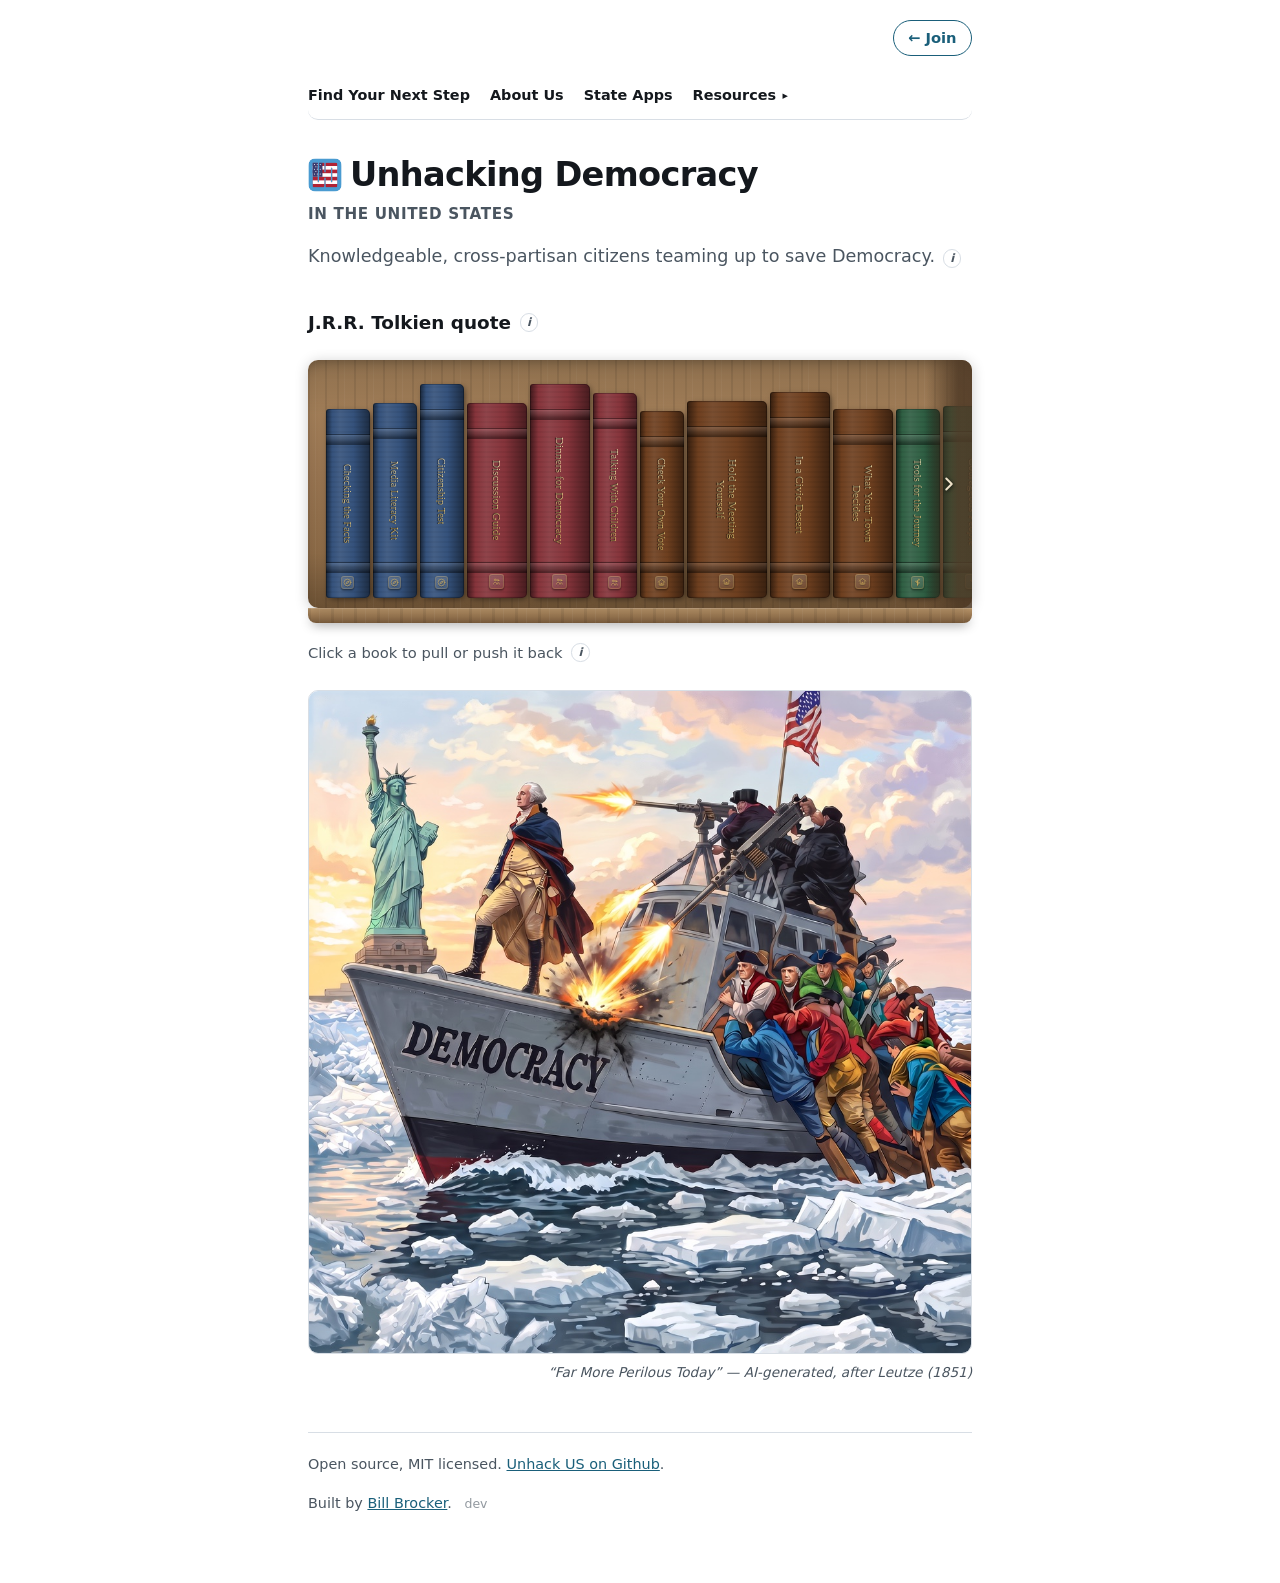
<file: web/index.html>
<!doctype html>
<html lang="en">
<head>
<meta charset="utf-8">
<meta name="viewport" content="width=device-width, initial-scale=1">
<title>Unhacking Democracy — concrete, cross-partisan ways to repair it</title>
<meta name="description" content="Knowledgeable, cross-partisan citizens teaming up to save Democracy. Concrete ways to understand the system and help repair it.">
<link rel="icon" href="logo.svg">
<link rel="preconnect" href="https://fonts.googleapis.com">
<link rel="preconnect" href="https://fonts.gstatic.com" crossorigin>
<link href="https://fonts.googleapis.com/css2?family=IM+Fell+English:ital@0;1&family=EB+Garamond:ital,wght@0,400;0,600;1,400&display=swap" rel="stylesheet">
<link rel="stylesheet" href="styles.css">

<meta property="og:type" content="website">
<meta property="og:site_name" content="Unhacking Democracy">
<meta property="og:title" content="Unhacking Democracy in the United States">
<meta property="og:description" content="Knowledgeable, cross-partisan citizens teaming up to save Democracy. Concrete ways to understand the system and help repair it.">
<meta property="og:url" content="https://unhackdemocracy.us/">
<meta property="og:image" content="https://unhackdemocracy.us/social-preview.jpg">
<meta property="og:image:width" content="1200">
<meta property="og:image:height" content="1200">
<meta property="og:image:alt" content="&quot;Far More Perilous Today&quot; (AI-generated, after Leutze 1851) — George Washington stands at the prow of a boat lettered DEMOCRACY, gazing toward the Statue of Liberty, while men in top hats fire a cannon down into the ship's own deck and ordinary workers cling to the hull pressing planks over the breaches.">
<meta name="twitter:card" content="summary_large_image">
<meta name="twitter:title" content="Unhacking Democracy in the United States">
<meta name="twitter:description" content="Knowledgeable, cross-partisan citizens teaming up to save Democracy. Concrete ways to understand the system and help repair it.">
<meta name="twitter:image" content="https://unhackdemocracy.us/social-preview.jpg">
</head>
<body>

<div class="wrap">

  <div class="topline">
    <a class="signin" id="signin" href="https://uhdem.com/">&larr; Join</a>
  </div>

  <header>
    <nav id="site-menu" class="site-menu" hidden>
      <a href="next.html">Find Your Next Step</a>
      <a href="about.html">About Us</a>
      <a href="states.html">State Apps</a>
      <div class="menu-group">
        <button type="button" class="submenu-toggle" id="resources-toggle"
                aria-expanded="false" aria-controls="resources-menu">Resources</button>
        <div id="resources-menu" class="submenu" hidden>
          <a href="resources.html">All Resources</a>
          <a href="shelf.html">The Whole Shelf</a>
          <a href="citizen-primer.html">Citizen Primer</a>
          <a href="citizenship-test.html">Citizenship Practice Test</a>
          <a href="citizenship-answers.html">Your 8 Local Answers</a>
          <a href="https://unhackyourmind.org/" rel="noopener">UnHack Your Mind &#8599;</a>
        </div>
      </div>
    </nav>
    <div class="brand-row">
      <a class="brand" href="index.html">
        <img src="logo.svg" width="34" height="34" alt="">
        <h1>Unhacking&nbsp;Democracy</h1>
      </a>
      <button type="button" class="menu-toggle" id="menu-toggle"
              aria-expanded="false" aria-controls="site-menu" aria-label="Menu">
        <span></span><span></span><span></span>
      </button>
    </div>
    <p class="subtitle">in the United States</p>
    <div class="lede-row">
      <p class="lede">Knowledgeable, cross-partisan citizens teaming up to
      save Democracy.</p>
      <details class="info">
        <summary aria-label="The fuller statement of purpose">i</summary>
        <div class="info-body">
          <p class="info-mastery">Our mission is to educate citizens on how
          democratic systems have been exploited. We provide specific,
          actionable, cross-partisan ways to help repair them. That work
          rests on three things: knowledge you can verify, strength in
          numbers, and clarity about what each of our teams is for.</p>
        </div>
      </details>
    </div>
  </header>

  <main>

    <details class="expander">
      <summary><h2 class="expander-title">J.R.R. Tolkien quote</h2><span class="i-dot" aria-hidden="true">i</span></summary>
      <div class="expander-body">
      <figure class="epigraph">
        <blockquote cite="https://en.wikipedia.org/wiki/The_Fellowship_of_the_Ring">
          <p class="turn">&ldquo;I wish it need not have happened in my time,&rdquo; said Frodo.</p>
          <p class="turn">&ldquo;So do I,&rdquo; said Gandalf, &ldquo;and so do all who live to see such
          times. But that is not for them to decide. <span class="decide">All we have to decide is
          what to do with the time that is given us.</span>&rdquo;</p>
        </blockquote>
        <figcaption>J.R.R. Tolkien, <cite>The Fellowship of the Ring</cite> &mdash;
        &ldquo;The Shadow of the Past&rdquo;</figcaption>
      </figure>
      </div>
    </details>

    <div class="shelf-frame">
      <button type="button" class="shelf-nav shelf-nav-prev" id="shelf-prev"
              aria-label="Scroll left" hidden>
        <svg viewBox="0 0 24 24" fill="none" stroke="currentColor" stroke-width="2.2"
             stroke-linecap="round" stroke-linejoin="round" aria-hidden="true"><path d="m15 18-6-6 6-6"/></svg>
      </button>
      <button type="button" class="shelf-nav shelf-nav-next" id="shelf-next"
              aria-label="Scroll right" hidden>
        <svg viewBox="0 0 24 24" fill="none" stroke="currentColor" stroke-width="2.2"
             stroke-linecap="round" stroke-linejoin="round" aria-hidden="true"><path d="m9 18 6-6-6-6"/></svg>
      </button>
    <div class="shelf-case" id="shelf-case">
      <div class="shelf-row" id="shelf">
        <noscript><p class="shelf-noscript">The room needs JavaScript to
        build itself. The same collection is a plain list on the
        <a href="shelf.html">shelf page</a>.</p></noscript>
      </div>
    </div>
      <div class="shelf-board"></div>
    </div>
    <div class="book-bar" id="book-bar" hidden>
      <span class="bar-words">
        <b id="bar-title"></b>
        <span id="bar-meta"></span>
      </span>
      <span class="bar-buttons">
        <button type="button" id="bar-contents" class="bar-btn bar-btn-gilt">Contents</button>
        <button type="button" id="bar-back" class="bar-btn">Put it back</button>
      </span>
    </div>

    <details class="expander">
      <summary><span class="expander-label">Click a book to pull or push it back</span><span class="i-dot" aria-hidden="true">i</span></summary>
      <div class="expander-body">
      <div class="legend" id="legend"></div>
      <div class="shelf-controls">
        <span class="controls-label">Order by</span>
        <button type="button" data-order="family" aria-pressed="true">Topic</button>
        <button type="button" data-order="time" aria-pressed="false">Read Time</button>
        <button type="button" data-order="recent" aria-pressed="false">Recent Reads</button>
      </div>
      <section class="desk">
        <div class="desk-words">
          <h2>Browse the shelves, or ask a librarian.</h2>
          <p>A small collection, chosen on purpose. Every book here teaches
          something you keep.</p>
        </div>
        <div class="desk-actions">
          <a class="btn-primary desk-ask" href="next.html">Ask a librarian &rarr;</a>
          <details class="info info-block desk-info">
            <summary aria-label="What this place is for">i</summary>
            <div class="info-body">
              <p><strong>What this place is for.</strong> Democratic systems
              get exploited in ways that are, on the whole, perfectly legal
              &mdash; and the repair work is ordinary, unglamorous and
              available to anyone. This is where the tools for it are kept.</p>
              <p>Whatever you believe and whoever you vote for: if you want
              this country&rsquo;s democracy to work, you are in the right
              place.</p>
              <p><strong>The one rule for what goes on the shelf:</strong>
              does it teach you something you keep? Pledges, campaigns and
              particular bills may be worth your time &mdash; they are just
              not what this room is for, and we leave them off whoever they
              come from, ourselves included.</p>
              <p><a href="index.html">The full mission &rarr;</a> &nbsp;
              <a href="shelf.html">The same shelf as a plain list &rarr;</a></p>
            </div>
          </details>
        </div>
      </section>
      </div>
    </details>

  </main>


  <figure class="hero-art">
    <img src="social-preview-hero.jpg" width="1024" height="1024" alt="Painting in the style of Washington Crossing the Delaware: George Washington stands at the prow of a boat lettered DEMOCRACY, gazing toward the Statue of Liberty, while men in top hats fire a cannon down into the ship's own deck and ordinary workers cling to the hull pressing planks over the breaches.">
    <figcaption>&ldquo;Far More Perilous Today&rdquo; — AI-generated, after Leutze (1851)</figcaption>
  </figure>

  <div class="synopsis" id="synopsis" hidden>
    <div class="syn-card" role="dialog" aria-modal="true" aria-label="About this book">
      <button type="button" class="syn-close" aria-label="Close">&times;</button>
      <div id="synopsis-body"></div>
    </div>
  </div>

  <footer>
    <p>
      Open source, MIT licensed.
      <a href="https://github.com/wabrocker/unhack-root" rel="noopener">Unhack US on Github</a>.
    </p>
    <p>
      Built by <a href="https://billbrocker.com" rel="noopener">Bill Brocker</a>.
      <span class="build-stamp" id="build-stamp">dev</span>
    </p>
  </footer>

</div>

<script src="shelf-data.js"></script>
<script src="library.js"></script>
<script>
// Two disclosures, not one: the menu itself, and the Resources group
// inside it. Closing the menu closes the group too, so reopening it
// never restores a half-open state the button no longer describes.
(function () {
  var btn = document.getElementById("menu-toggle");
  var menu = document.getElementById("site-menu");
  var subBtn = document.getElementById("resources-toggle");
  var sub = document.getElementById("resources-menu");

  function setSub(open) {
    if (!subBtn) return;
    subBtn.setAttribute("aria-expanded", String(open));
    sub.hidden = !open;
  }
  function setMenu(open) {
    btn.setAttribute("aria-expanded", String(open));
    menu.hidden = !open;
    if (!open) setSub(false);
  }

  btn.addEventListener("click", function () {
    setMenu(btn.getAttribute("aria-expanded") !== "true");
  });
  if (subBtn) {
    subBtn.addEventListener("click", function () {
      setSub(subBtn.getAttribute("aria-expanded") !== "true");
    });
  }
  menu.addEventListener("click", function (e) {
    if (e.target.tagName === "A") setMenu(false);
  });
  // Picking anything else on the page — a book, a link, blank space —
  // means the menu is no longer what you are using, so it gets out of
  // the way. Escape does the same from the keyboard.
  document.addEventListener("click", function (e) {
    if (menu.hidden || menu.contains(e.target) || btn.contains(e.target)) return;
    setMenu(false);
  });
  document.addEventListener("keydown", function (e) {
    if (e.key === "Escape" && !menu.hidden) { setMenu(false); btn.focus(); }
  });
  // Back and forward restore the page from memory with the menu exactly
  // as it was left — open, if it was the way you left.
  window.addEventListener("pageshow", function () { setMenu(false); });

  // Members don't need the Join link. Remembered in this browser only.
  try {
    if (/[?&]joined=1(&|$)/.test(location.search)) localStorage.setItem("uhd-joined", "1");
    if (localStorage.getItem("uhd-joined")) document.getElementById("signin").hidden = true;
  } catch (e) {}

  // The group deliberately does NOT spring open on its own pages. At
  // desktop width this panel is absolutely positioned, so opening it on
  // load dropped it straight over the site title. The button carries
  // data-section-current instead — it says "you are in here" without
  // covering anything.
})();
</script>

</body>
</html>
</file>
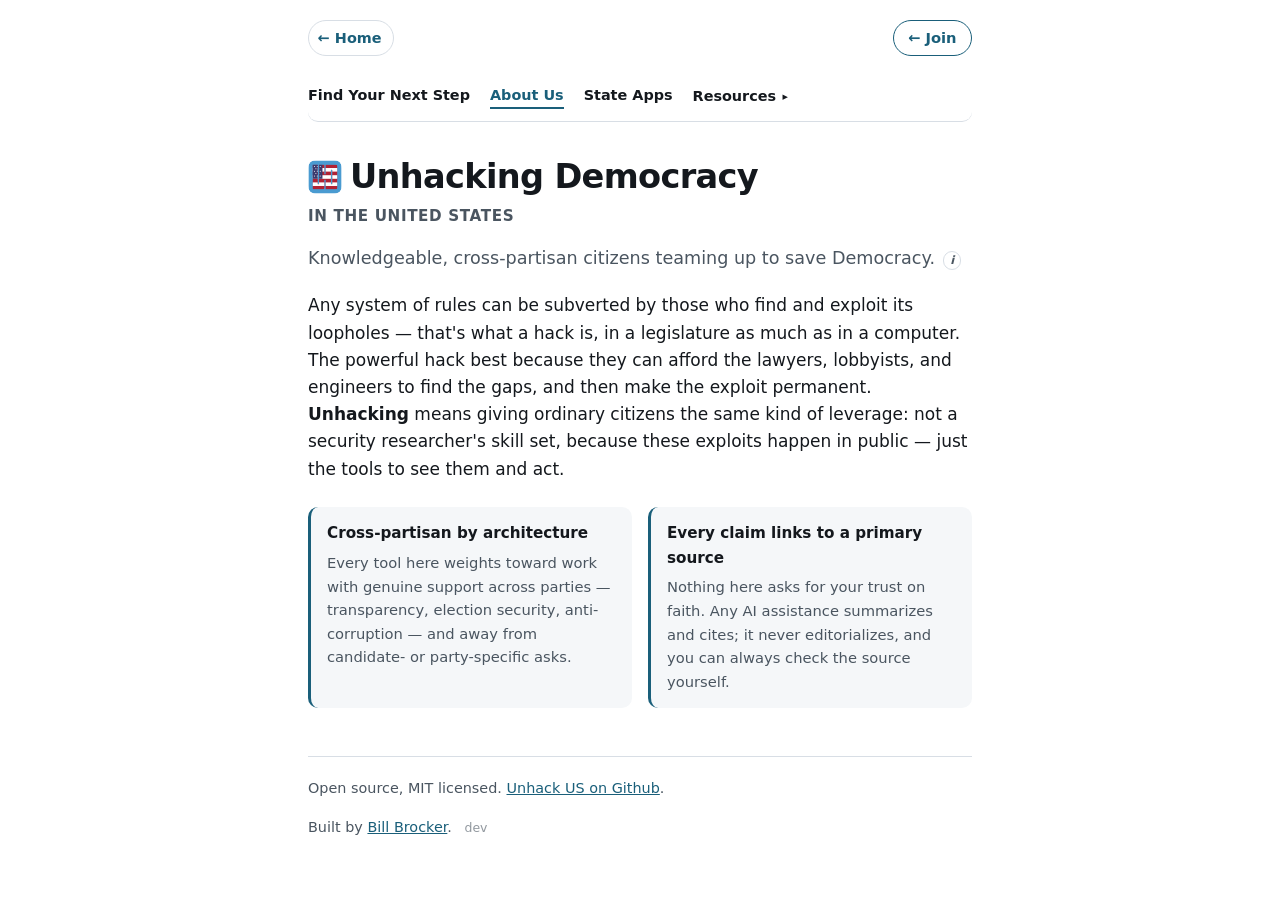
<file: web/about.html>
<!doctype html>
<html lang="en">
<head>
<meta charset="utf-8">
<meta name="viewport" content="width=device-width, initial-scale=1">
<title>About — Unhacking Democracy</title>
<meta name="description" content="Any system of rules can be subverted by those who find and exploit its loopholes. Unhacking means giving ordinary citizens the same kind of leverage.">
<link rel="icon" href="logo.svg">
<link rel="stylesheet" href="styles.css">

<meta property="og:type" content="website">
<meta property="og:site_name" content="Unhacking Democracy">
<meta property="og:title" content="About — Unhacking Democracy">
<meta property="og:description" content="Any system of rules can be subverted by those who find and exploit its loopholes. Unhacking means giving ordinary citizens the same kind of leverage.">
<meta property="og:url" content="https://unhackdemocracy.us/about.html">
<meta property="og:image" content="https://unhackdemocracy.us/social-preview.jpg">
<meta property="og:image:width" content="1200">
<meta property="og:image:height" content="1200">
<meta property="og:image:alt" content="&quot;Far More Perilous Today&quot; (AI-generated, after Leutze 1851) — George Washington stands at the prow of a boat lettered DEMOCRACY, gazing toward the Statue of Liberty, while men in top hats fire a cannon down into the ship's own deck and ordinary workers cling to the hull pressing planks over the breaches.">
<meta name="twitter:card" content="summary_large_image">
<meta name="twitter:title" content="About — Unhacking Democracy">
<meta name="twitter:description" content="Any system of rules can be subverted by those who find and exploit its loopholes. Unhacking means giving ordinary citizens the same kind of leverage.">
<meta name="twitter:image" content="https://unhackdemocracy.us/social-preview.jpg">
</head>
<body>

<div class="wrap">

  <div class="topline">
    <nav class="page-nav" aria-label="Breadcrumb">
      <a href="index.html">&larr; Home</a>
    </nav>
    <a class="signin" id="signin" href="https://uhdem.com/">&larr; Join</a>
  </div>

  <header>
    <nav id="site-menu" class="site-menu" hidden>
      <a href="next.html">Find Your Next Step</a>
      <a href="about.html" aria-current="page">About Us</a>
      <a href="states.html">State Apps</a>
      <div class="menu-group">
        <button type="button" class="submenu-toggle" id="resources-toggle"
                aria-expanded="false" aria-controls="resources-menu">Resources</button>
        <div id="resources-menu" class="submenu" hidden>
          <a href="resources.html">All Resources</a>
          <a href="shelf.html">The Whole Shelf</a>
          <a href="citizen-primer.html">Citizen Primer</a>
          <a href="citizenship-test.html">Citizenship Practice Test</a>
          <a href="citizenship-answers.html">Your 8 Local Answers</a>
          <a href="https://unhackyourmind.org/" rel="noopener">UnHack Your Mind &#8599;</a>
        </div>
      </div>
    </nav>
    <div class="brand-row">
      <a class="brand" href="index.html">
        <img src="logo.svg" width="34" height="34" alt="">
        <h1>Unhacking&nbsp;Democracy</h1>
      </a>
      <button type="button" class="menu-toggle" id="menu-toggle"
              aria-expanded="false" aria-controls="site-menu" aria-label="Menu">
        <span></span><span></span><span></span>
      </button>
    </div>
    <p class="subtitle">in the United States</p>
    <div class="lede-row">
      <p class="lede">Knowledgeable, cross-partisan citizens teaming up to
      save Democracy.</p>
      <details class="info">
        <summary aria-label="The fuller statement of purpose">i</summary>
        <div class="info-body">
          <p class="info-mastery">Our mission is to educate citizens on how
          democratic systems have been exploited. We provide specific,
          actionable, cross-partisan ways to help repair them. That work
          rests on three things: knowledge you can verify, strength in
          numbers, and clarity about what each of our teams is for.</p>
        </div>
      </details>
    </div>
  </header>


  <p>
    Any system of rules can be subverted by those who find and exploit
    its loopholes — that's what a hack is, in a legislature as much as
    in a computer. The powerful hack best because they can afford the
    lawyers, lobbyists, and engineers to find the gaps, and then make the
    exploit permanent. <strong>Unhacking</strong> means giving ordinary
    citizens the same kind of leverage: not a security researcher's
    skill set, because these exploits happen in public — just the tools
    to see them and act.
  </p>

  <div class="principles">
    <div>
      <h3>Cross-partisan by architecture</h3>
      <p>Every tool here weights toward work with genuine support across
      parties — transparency, election security, anti-corruption — and
      away from candidate- or party-specific asks.</p>
    </div>
    <div>
      <h3>Every claim links to a primary source</h3>
      <p>Nothing here asks for your trust on faith. Any AI assistance
      summarizes and cites; it never editorializes, and you can always
      check the source yourself.</p>
    </div>
  </div>

  <footer>
    <p>
      Open source, MIT licensed.
      <a href="https://github.com/wabrocker/unhack-root" rel="noopener">Unhack US on Github</a>.
    </p>
    <p>
      Built by <a href="https://billbrocker.com" rel="noopener">Bill Brocker</a>.
      <span class="build-stamp" id="build-stamp">dev</span>
    </p>
  </footer>

</div>

<script>
// Two disclosures, not one: the menu itself, and the Resources group
// inside it. Closing the menu closes the group too, so reopening it
// never restores a half-open state the button no longer describes.
(function () {
  var btn = document.getElementById("menu-toggle");
  var menu = document.getElementById("site-menu");
  var subBtn = document.getElementById("resources-toggle");
  var sub = document.getElementById("resources-menu");

  function setSub(open) {
    if (!subBtn) return;
    subBtn.setAttribute("aria-expanded", String(open));
    sub.hidden = !open;
  }
  function setMenu(open) {
    btn.setAttribute("aria-expanded", String(open));
    menu.hidden = !open;
    if (!open) setSub(false);
  }

  btn.addEventListener("click", function () {
    setMenu(btn.getAttribute("aria-expanded") !== "true");
  });
  if (subBtn) {
    subBtn.addEventListener("click", function () {
      setSub(subBtn.getAttribute("aria-expanded") !== "true");
    });
  }
  menu.addEventListener("click", function (e) {
    if (e.target.tagName === "A") setMenu(false);
  });
  // Picking anything else on the page — a book, a link, blank space —
  // means the menu is no longer what you are using, so it gets out of
  // the way. Escape does the same from the keyboard.
  document.addEventListener("click", function (e) {
    if (menu.hidden || menu.contains(e.target) || btn.contains(e.target)) return;
    setMenu(false);
  });
  document.addEventListener("keydown", function (e) {
    if (e.key === "Escape" && !menu.hidden) { setMenu(false); btn.focus(); }
  });
  // Back and forward restore the page from memory with the menu exactly
  // as it was left — open, if it was the way you left.
  window.addEventListener("pageshow", function () { setMenu(false); });

  // Members don't need the Join link. Remembered in this browser only.
  try {
    if (/[?&]joined=1(&|$)/.test(location.search)) localStorage.setItem("uhd-joined", "1");
    if (localStorage.getItem("uhd-joined")) document.getElementById("signin").hidden = true;
  } catch (e) {}

  // The group deliberately does NOT spring open on its own pages. At
  // desktop width this panel is absolutely positioned, so opening it on
  // load dropped it straight over the site title. The button carries
  // data-section-current instead — it says "you are in here" without
  // covering anything.
})();
</script>

</body>
</html>
</file>
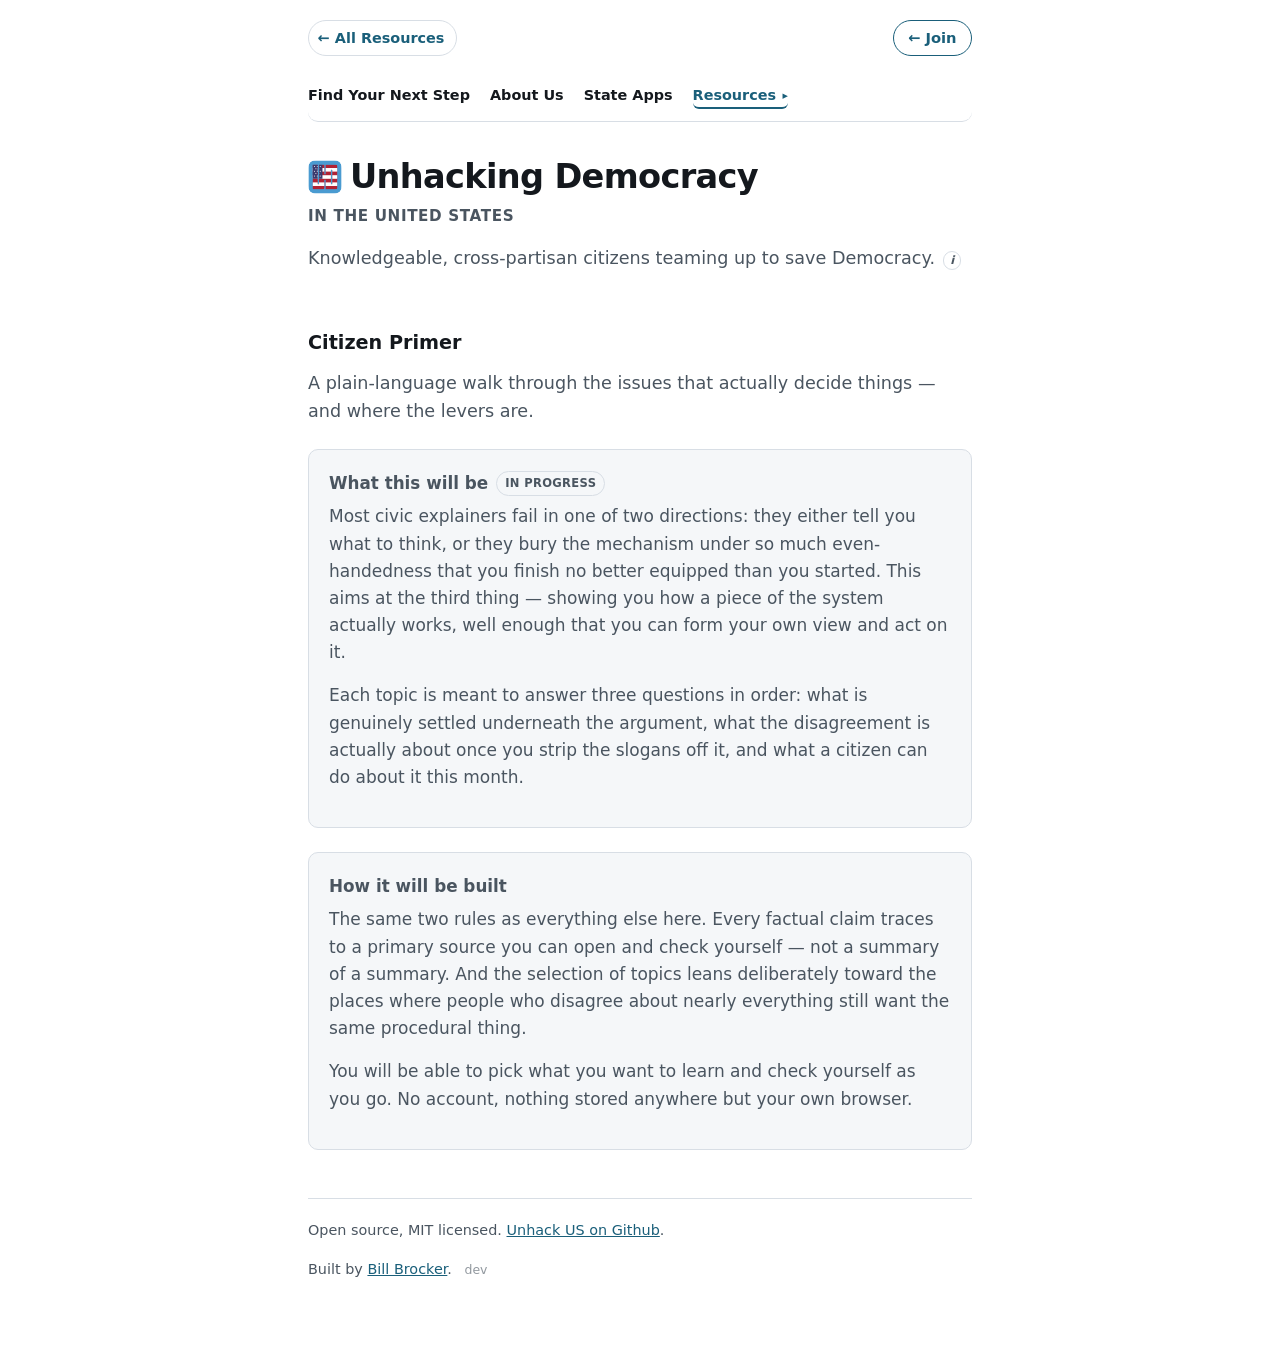
<file: web/citizen-primer.html>
<!doctype html>
<html lang="en">
<head>
<meta charset="utf-8">
<meta name="viewport" content="width=device-width, initial-scale=1">
<title>Citizen Primer — Unhacking Democracy</title>
<meta name="description" content="A plain-language, nonpartisan walk through the issues that actually decide things — and where the levers are.">
<link rel="icon" href="logo.svg">
<link rel="stylesheet" href="styles.css">

<meta property="og:type" content="website">
<meta property="og:site_name" content="Unhacking Democracy">
<meta property="og:title" content="Citizen Primer — Unhacking Democracy">
<meta property="og:description" content="A plain-language, nonpartisan walk through the issues that actually decide things — and where the levers are.">
<meta property="og:url" content="https://unhackdemocracy.us/citizen-primer.html">
<meta property="og:image" content="https://unhackdemocracy.us/social-preview.jpg">
<meta property="og:image:width" content="1200">
<meta property="og:image:height" content="1200">
<meta property="og:image:alt" content="&quot;Far More Perilous Today&quot; (AI-generated, after Leutze 1851) — George Washington stands at the prow of a boat lettered DEMOCRACY, gazing toward the Statue of Liberty, while men in top hats fire a cannon down into the ship's own deck and ordinary workers cling to the hull pressing planks over the breaches.">
<meta name="twitter:card" content="summary_large_image">
<meta name="twitter:title" content="Citizen Primer — Unhacking Democracy">
<meta name="twitter:description" content="A plain-language, nonpartisan walk through the issues that actually decide things — and where the levers are.">
<meta name="twitter:image" content="https://unhackdemocracy.us/social-preview.jpg">
</head>
<body>

<div class="wrap">

  <div class="topline">
    <nav class="page-nav" aria-label="Breadcrumb">
      <a href="resources.html">&larr; All Resources</a>
    </nav>
    <a class="signin" id="signin" href="https://uhdem.com/">&larr; Join</a>
  </div>

  <header>
    <nav id="site-menu" class="site-menu" hidden>
      <a href="next.html">Find Your Next Step</a>
      <a href="about.html">About Us</a>
      <a href="states.html">State Apps</a>
      <div class="menu-group">
        <button type="button" class="submenu-toggle" id="resources-toggle"
                aria-expanded="false" aria-controls="resources-menu" data-section-current="">Resources</button>
        <div id="resources-menu" class="submenu" hidden>
          <a href="resources.html">All Resources</a>
          <a href="shelf.html">The Whole Shelf</a>
          <a href="citizen-primer.html" aria-current="page">Citizen Primer</a>
          <a href="citizenship-test.html">Citizenship Practice Test</a>
          <a href="citizenship-answers.html">Your 8 Local Answers</a>
          <a href="https://unhackyourmind.org/" rel="noopener">UnHack Your Mind &#8599;</a>
        </div>
      </div>
    </nav>
    <div class="brand-row">
      <a class="brand" href="index.html">
        <img src="logo.svg" width="34" height="34" alt="">
        <h1>Unhacking&nbsp;Democracy</h1>
      </a>
      <button type="button" class="menu-toggle" id="menu-toggle"
              aria-expanded="false" aria-controls="site-menu" aria-label="Menu">
        <span></span><span></span><span></span>
      </button>
    </div>
    <p class="subtitle">in the United States</p>
    <div class="lede-row">
      <p class="lede">Knowledgeable, cross-partisan citizens teaming up to
      save Democracy.</p>
      <details class="info">
        <summary aria-label="The fuller statement of purpose">i</summary>
        <div class="info-body">
          <p class="info-mastery">Our mission is to educate citizens on how
          democratic systems have been exploited. We provide specific,
          actionable, cross-partisan ways to help repair them. That work
          rests on three things: knowledge you can verify, strength in
          numbers, and clarity about what each of our teams is for.</p>
        </div>
      </details>
    </div>
  </header>


  <h2>Citizen Primer</h2>

  <p class="lede">A plain-language walk through the issues that actually
  decide things — and where the levers are.</p>

  <div class="card pending">
    <h3>What this will be <span class="badge soft">In progress</span></h3>
    <p>Most civic explainers fail in one of two directions: they either
    tell you what to think, or they bury the mechanism under so much
    even-handedness that you finish no better equipped than you started.
    This aims at the third thing — showing you how a piece of the system
    actually works, well enough that you can form your own view and act
    on it.</p>
    <p>Each topic is meant to answer three questions in order: what is
    genuinely settled underneath the argument, what the disagreement is
    actually about once you strip the slogans off it, and what a citizen
    can do about it this month.</p>
  </div>

  <div class="card pending">
    <h3>How it will be built</h3>
    <p>The same two rules as everything else here. Every factual claim
    traces to a primary source you can open and check yourself — not a
    summary of a summary. And the selection of topics leans deliberately
    toward the places where people who disagree about nearly everything
    still want the same procedural thing.</p>
    <p>You will be able to pick what you want to learn and check yourself
    as you go. No account, nothing stored anywhere but your own browser.</p>
  </div>

  <footer>
    <p>
      Open source, MIT licensed.
      <a href="https://github.com/wabrocker/unhack-root" rel="noopener">Unhack US on Github</a>.
    </p>
    <p>
      Built by <a href="https://billbrocker.com" rel="noopener">Bill Brocker</a>.
      <span class="build-stamp" id="build-stamp">dev</span>
    </p>
  </footer>

</div>

<script>
// Two disclosures, not one: the menu itself, and the Resources group
// inside it. Closing the menu closes the group too, so reopening it
// never restores a half-open state the button no longer describes.
(function () {
  var btn = document.getElementById("menu-toggle");
  var menu = document.getElementById("site-menu");
  var subBtn = document.getElementById("resources-toggle");
  var sub = document.getElementById("resources-menu");

  function setSub(open) {
    if (!subBtn) return;
    subBtn.setAttribute("aria-expanded", String(open));
    sub.hidden = !open;
  }
  function setMenu(open) {
    btn.setAttribute("aria-expanded", String(open));
    menu.hidden = !open;
    if (!open) setSub(false);
  }

  btn.addEventListener("click", function () {
    setMenu(btn.getAttribute("aria-expanded") !== "true");
  });
  if (subBtn) {
    subBtn.addEventListener("click", function () {
      setSub(subBtn.getAttribute("aria-expanded") !== "true");
    });
  }
  menu.addEventListener("click", function (e) {
    if (e.target.tagName === "A") setMenu(false);
  });
  // Picking anything else on the page — a book, a link, blank space —
  // means the menu is no longer what you are using, so it gets out of
  // the way. Escape does the same from the keyboard.
  document.addEventListener("click", function (e) {
    if (menu.hidden || menu.contains(e.target) || btn.contains(e.target)) return;
    setMenu(false);
  });
  document.addEventListener("keydown", function (e) {
    if (e.key === "Escape" && !menu.hidden) { setMenu(false); btn.focus(); }
  });
  // Back and forward restore the page from memory with the menu exactly
  // as it was left — open, if it was the way you left.
  window.addEventListener("pageshow", function () { setMenu(false); });

  // Members don't need the Join link. Remembered in this browser only.
  try {
    if (/[?&]joined=1(&|$)/.test(location.search)) localStorage.setItem("uhd-joined", "1");
    if (localStorage.getItem("uhd-joined")) document.getElementById("signin").hidden = true;
  } catch (e) {}

  // The group deliberately does NOT spring open on its own pages. At
  // desktop width this panel is absolutely positioned, so opening it on
  // load dropped it straight over the site title. The button carries
  // data-section-current instead — it says "you are in here" without
  // covering anything.
})();
</script>

</body>
</html>
</file>
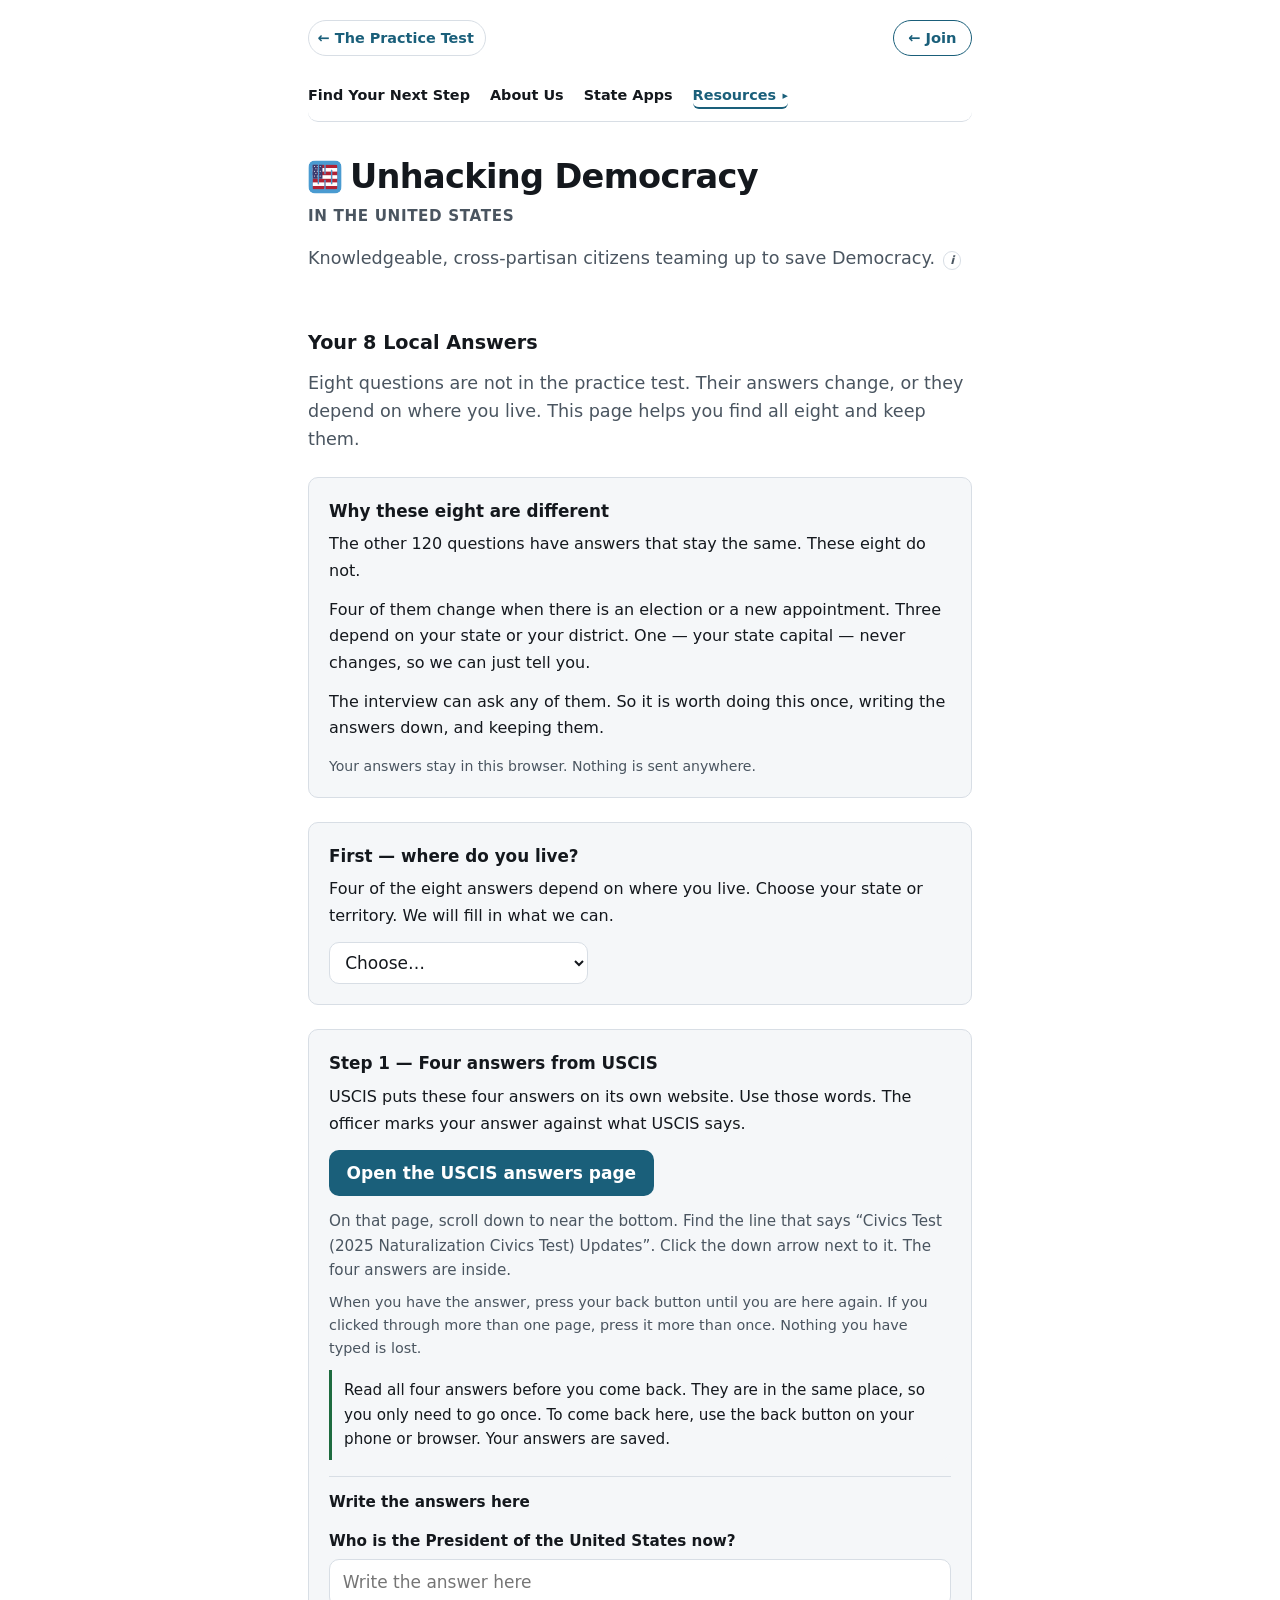
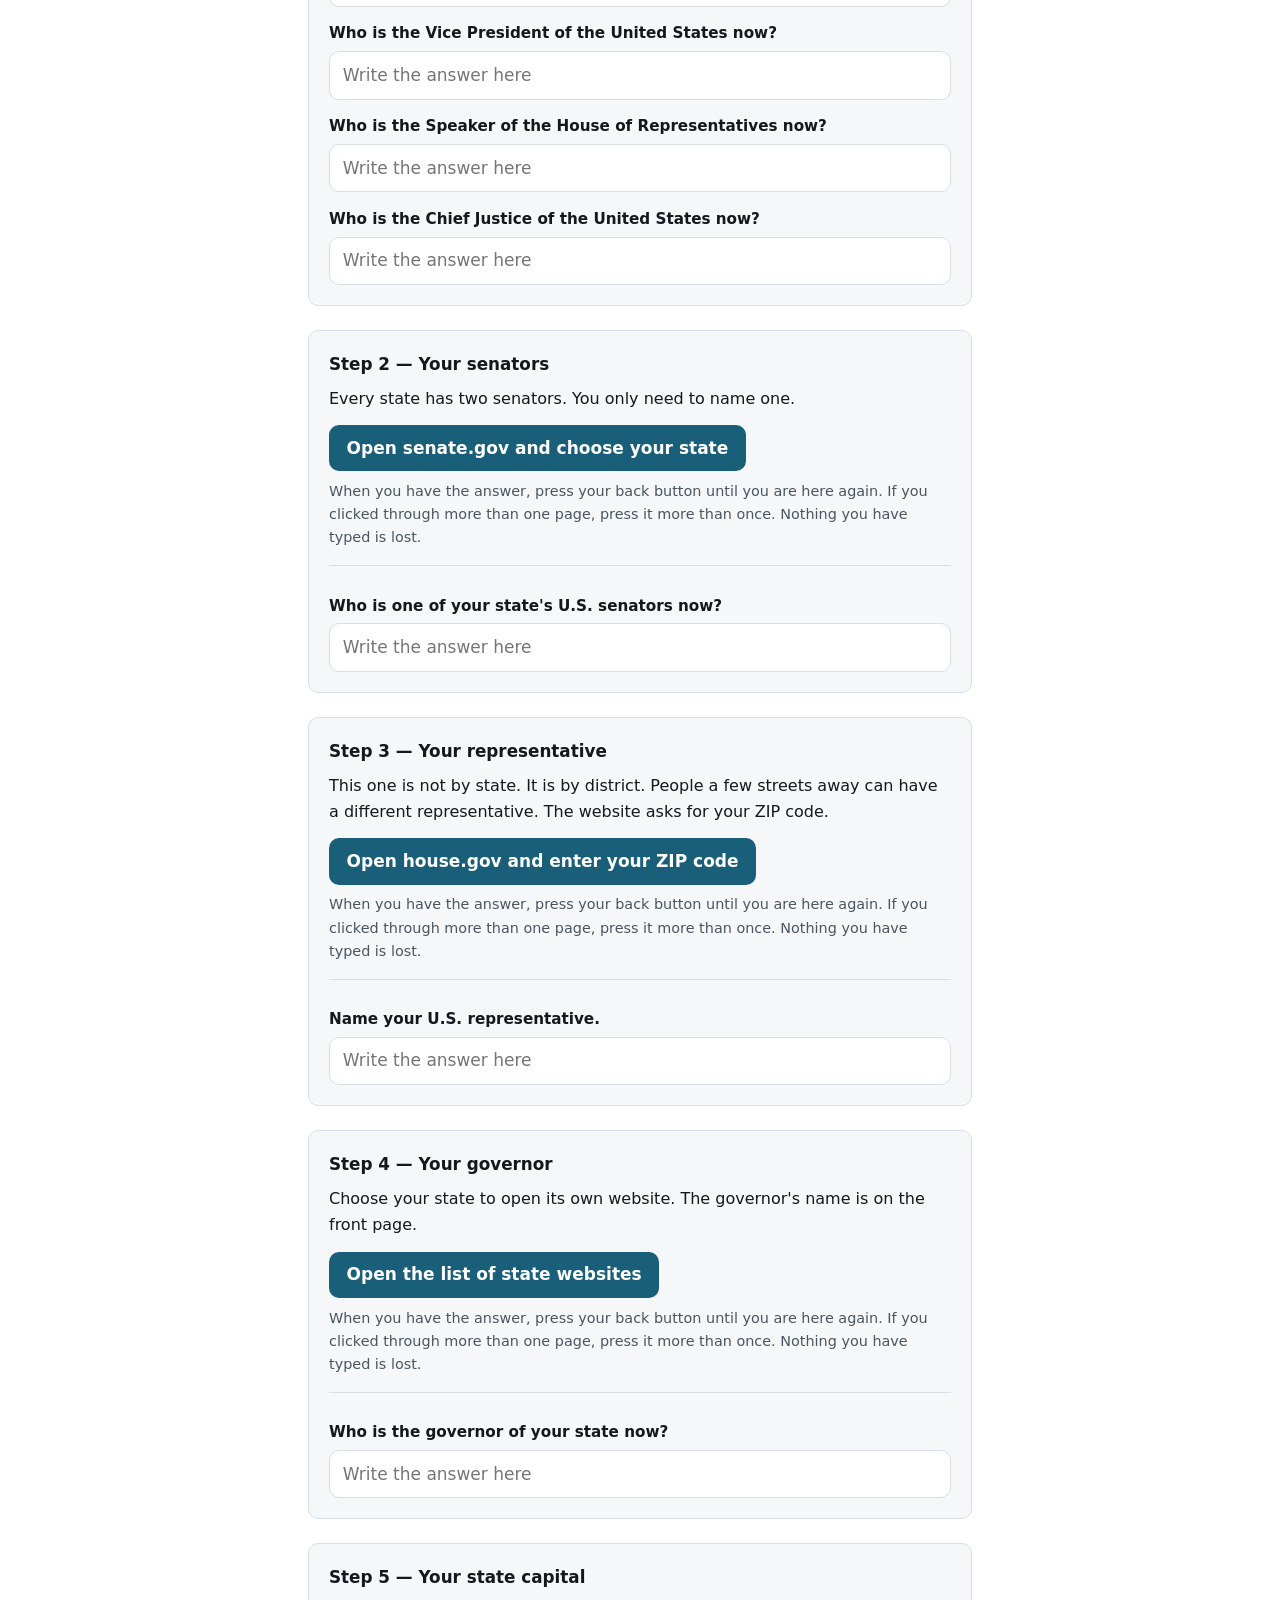
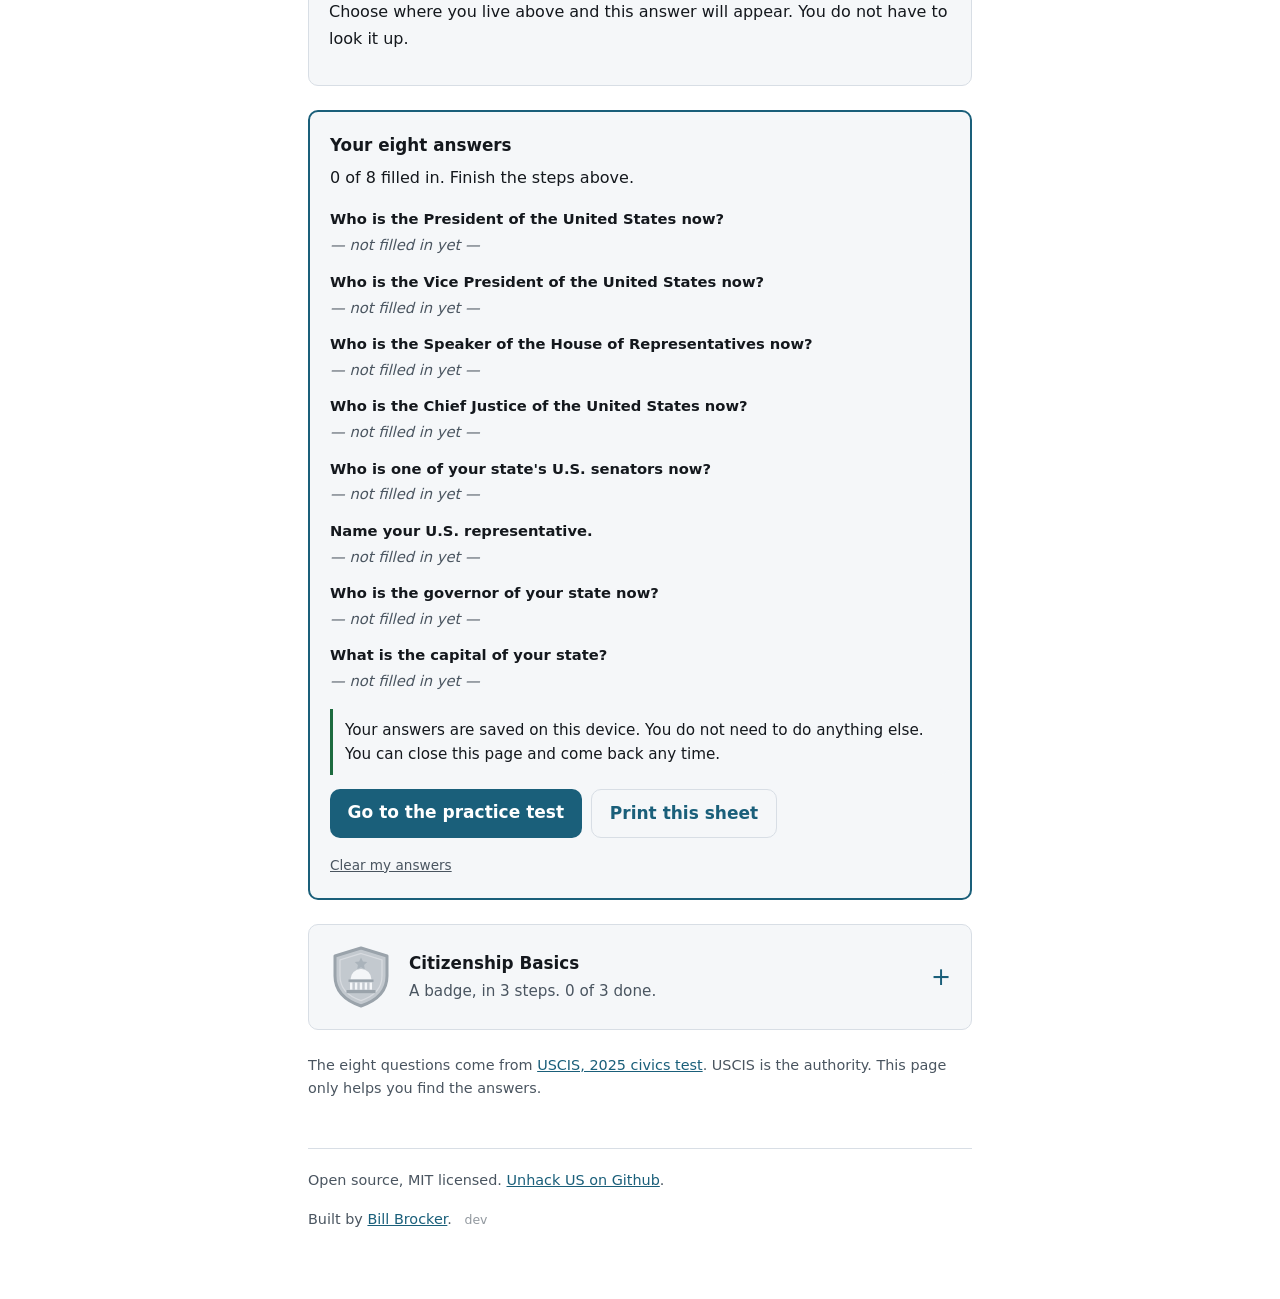
<file: web/citizenship-answers.html>
<!doctype html>
<html lang="en">
<head>
<meta charset="utf-8">
<meta name="viewport" content="width=device-width, initial-scale=1">
<title>Your 8 Local Answers — Unhacking Democracy</title>
<meta name="description" content="Find the eight naturalization civics answers that change or depend on where you live, and keep them on one sheet.">
<link rel="icon" href="logo.svg">
<link rel="stylesheet" href="styles.css">

<meta property="og:type" content="website">
<meta property="og:site_name" content="Unhacking Democracy">
<meta property="og:title" content="Your 8 Local Answers — Unhacking Democracy">
<meta property="og:description" content="Find the eight naturalization civics answers that change or depend on where you live, and keep them on one sheet.">
<meta property="og:url" content="https://unhackdemocracy.us/citizenship-answers.html">
<meta property="og:image" content="https://unhackdemocracy.us/social-preview.jpg">
<meta property="og:image:width" content="1200">
<meta property="og:image:height" content="1200">
<meta property="og:image:alt" content="&quot;Far More Perilous Today&quot; (AI-generated, after Leutze 1851) — George Washington stands at the prow of a boat lettered DEMOCRACY, gazing toward the Statue of Liberty, while men in top hats fire a cannon down into the ship's own deck and ordinary workers cling to the hull pressing planks over the breaches.">
<meta name="twitter:card" content="summary_large_image">
<meta name="twitter:title" content="Your 8 Local Answers — Unhacking Democracy">
<meta name="twitter:description" content="Find the eight naturalization civics answers that change or depend on where you live, and keep them on one sheet.">
<meta name="twitter:image" content="https://unhackdemocracy.us/social-preview.jpg">
</head>
<body>

<div class="wrap">

  <div class="topline">
    <nav class="page-nav" aria-label="Breadcrumb">
      <a href="citizenship-test.html">&larr; The Practice Test</a>
    </nav>
    <a class="signin" id="signin" href="https://uhdem.com/">&larr; Join</a>
  </div>

  <header>
    <nav id="site-menu" class="site-menu" hidden>
      <a href="next.html">Find Your Next Step</a>
      <a href="about.html">About Us</a>
      <a href="states.html">State Apps</a>
      <div class="menu-group">
        <button type="button" class="submenu-toggle" id="resources-toggle"
                aria-expanded="false" aria-controls="resources-menu" data-section-current="">Resources</button>
        <div id="resources-menu" class="submenu" hidden>
          <a href="resources.html">All Resources</a>
          <a href="shelf.html">The Whole Shelf</a>
          <a href="citizen-primer.html">Citizen Primer</a>
          <a href="citizenship-test.html">Citizenship Practice Test</a>
          <a href="citizenship-answers.html" aria-current="page">Your 8 Local Answers</a>
          <a href="https://unhackyourmind.org/" rel="noopener">UnHack Your Mind &#8599;</a>
        </div>
      </div>
    </nav>
    <div class="brand-row">
      <a class="brand" href="index.html">
        <img src="logo.svg" width="34" height="34" alt="">
        <h1>Unhacking&nbsp;Democracy</h1>
      </a>
      <button type="button" class="menu-toggle" id="menu-toggle"
              aria-expanded="false" aria-controls="site-menu" aria-label="Menu">
        <span></span><span></span><span></span>
      </button>
    </div>
    <p class="subtitle">in the United States</p>
    <div class="lede-row">
      <p class="lede">Knowledgeable, cross-partisan citizens teaming up to
      save Democracy.</p>
      <details class="info">
        <summary aria-label="The fuller statement of purpose">i</summary>
        <div class="info-body">
          <p class="info-mastery">Our mission is to educate citizens on how
          democratic systems have been exploited. We provide specific,
          actionable, cross-partisan ways to help repair them. That work
          rests on three things: knowledge you can verify, strength in
          numbers, and clarity about what each of our teams is for.</p>
        </div>
      </details>
    </div>
  </header>

  <h2>Your 8 Local Answers</h2>

  <p class="lede">Eight questions are not in the practice test. Their
  answers change, or they depend on where you live. This page helps you
  find all eight and keep them.</p>

  <div class="card">
    <h3>Why these eight are different</h3>
    <p class="plain">The other 120 questions have answers that stay the
    same. These eight do not.</p>
    <p class="plain">Four of them change when there is an election or a new
    appointment. Three depend on your state or your district. One — your
    state capital — never changes, so we can just tell you.</p>
    <p class="plain">The interview can ask any of them. So it is worth
    doing this once, writing the answers down, and keeping them.</p>
    <p class="plain-small">Your answers stay in this browser. Nothing is
    sent anywhere.</p>
  </div>

  <div id="place-step" class="card"></div>

  <div id="steps"></div>

  <div id="return-bar" class="return-bar" hidden>
    <button type="button" class="btn">Type your answer</button>
  </div>

  <div id="sheet" class="card sheet"></div>

  <div id="badge-citizenship-basics"></div>

  <p class="source">The eight questions come from
    <a href="https://www.uscis.gov/citizenship-resource-center/naturalization-test-and-study-resources/2025-civics-test" rel="noopener">USCIS, 2025 civics test</a>.
    USCIS is the authority. This page only helps you find the answers.</p>

  <footer>
    <p>
      Open source, MIT licensed.
      <a href="https://github.com/wabrocker/unhack-root" rel="noopener">Unhack US on Github</a>.
    </p>
    <p>
      Built by <a href="https://billbrocker.com" rel="noopener">Bill Brocker</a>.
      <span class="build-stamp" id="build-stamp">dev</span>
    </p>
  </footer>

</div>

<script>
// Two disclosures, not one: the menu itself, and the Resources group
// inside it. Closing the menu closes the group too, so reopening it
// never restores a half-open state the button no longer describes.
(function () {
  var btn = document.getElementById("menu-toggle");
  var menu = document.getElementById("site-menu");
  var subBtn = document.getElementById("resources-toggle");
  var sub = document.getElementById("resources-menu");

  function setSub(open) {
    if (!subBtn) return;
    subBtn.setAttribute("aria-expanded", String(open));
    sub.hidden = !open;
  }
  function setMenu(open) {
    btn.setAttribute("aria-expanded", String(open));
    menu.hidden = !open;
    if (!open) setSub(false);
  }

  btn.addEventListener("click", function () {
    setMenu(btn.getAttribute("aria-expanded") !== "true");
  });
  if (subBtn) {
    subBtn.addEventListener("click", function () {
      setSub(subBtn.getAttribute("aria-expanded") !== "true");
    });
  }
  menu.addEventListener("click", function (e) {
    if (e.target.tagName === "A") setMenu(false);
  });
  // Picking anything else on the page — a book, a link, blank space —
  // means the menu is no longer what you are using, so it gets out of
  // the way. Escape does the same from the keyboard.
  document.addEventListener("click", function (e) {
    if (menu.hidden || menu.contains(e.target) || btn.contains(e.target)) return;
    setMenu(false);
  });
  document.addEventListener("keydown", function (e) {
    if (e.key === "Escape" && !menu.hidden) { setMenu(false); btn.focus(); }
  });
  // Back and forward restore the page from memory with the menu exactly
  // as it was left — open, if it was the way you left.
  window.addEventListener("pageshow", function () { setMenu(false); });

  // Members don't need the Join link. Remembered in this browser only.
  try {
    if (/[?&]joined=1(&|$)/.test(location.search)) localStorage.setItem("uhd-joined", "1");
    if (localStorage.getItem("uhd-joined")) document.getElementById("signin").hidden = true;
  } catch (e) {}

  // The group deliberately does NOT spring open on its own pages. At
  // desktop width this panel is absolutely positioned, so opening it on
  // load dropped it straight over the site title. The button carries
  // data-section-current instead — it says "you are in here" without
  // covering anything.
})();
</script>

<script src="civics-answers.js"></script>
<script src="civics-badge.js"></script>

</body>
</html>
</file>
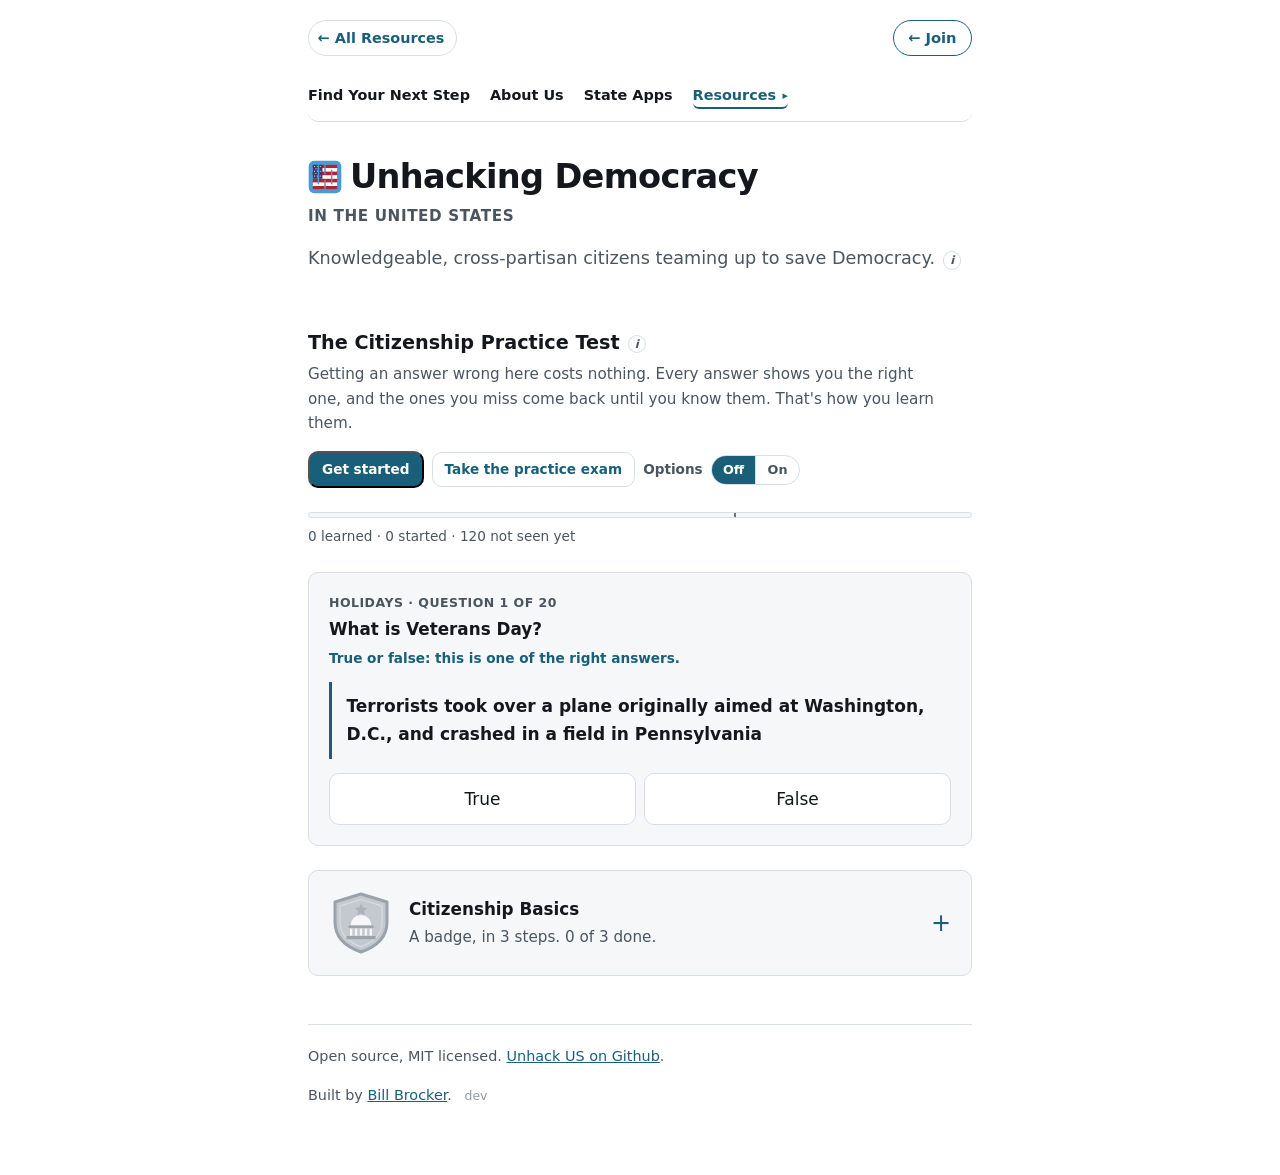
<file: web/citizenship-test.html>
<!doctype html>
<html lang="en">
<head>
<meta charset="utf-8">
<meta name="viewport" content="width=device-width, initial-scale=1">
<title>The Citizenship Practice Test — Unhacking Democracy</title>
<meta name="description" content="Practice the naturalization civics test — the real questions, and which of the two current tests applies to you.">
<link rel="icon" href="logo.svg">
<link rel="stylesheet" href="styles.css">

<meta property="og:type" content="website">
<meta property="og:site_name" content="Unhacking Democracy">
<meta property="og:title" content="The Citizenship Practice Test — Unhacking Democracy">
<meta property="og:description" content="Practice the naturalization civics test — the real questions, and which of the two current tests applies to you.">
<meta property="og:url" content="https://unhackdemocracy.us/citizenship-test.html">
<meta property="og:image" content="https://unhackdemocracy.us/social-preview.jpg">
<meta property="og:image:width" content="1200">
<meta property="og:image:height" content="1200">
<meta property="og:image:alt" content="&quot;Far More Perilous Today&quot; (AI-generated, after Leutze 1851) — George Washington stands at the prow of a boat lettered DEMOCRACY, gazing toward the Statue of Liberty, while men in top hats fire a cannon down into the ship's own deck and ordinary workers cling to the hull pressing planks over the breaches.">
<meta name="twitter:card" content="summary_large_image">
<meta name="twitter:title" content="The Citizenship Practice Test — Unhacking Democracy">
<meta name="twitter:description" content="Practice the naturalization civics test — the real questions, and which of the two current tests applies to you.">
<meta name="twitter:image" content="https://unhackdemocracy.us/social-preview.jpg">
</head>
<body>

<div class="wrap">

  <div class="topline">
    <nav class="page-nav" aria-label="Breadcrumb">
      <a href="resources.html">&larr; All Resources</a>
    </nav>
    <a class="signin" id="signin" href="https://uhdem.com/">&larr; Join</a>
  </div>

  <header>
    <nav id="site-menu" class="site-menu" hidden>
      <a href="next.html">Find Your Next Step</a>
      <a href="about.html">About Us</a>
      <a href="states.html">State Apps</a>
      <div class="menu-group">
        <button type="button" class="submenu-toggle" id="resources-toggle"
                aria-expanded="false" aria-controls="resources-menu" data-section-current="">Resources</button>
        <div id="resources-menu" class="submenu" hidden>
          <a href="resources.html">All Resources</a>
          <a href="shelf.html">The Whole Shelf</a>
          <a href="citizen-primer.html">Citizen Primer</a>
          <a href="citizenship-test.html" aria-current="page">Citizenship Practice Test</a>
          <a href="citizenship-answers.html">Your 8 Local Answers</a>
          <a href="https://unhackyourmind.org/" rel="noopener">UnHack Your Mind &#8599;</a>
        </div>
      </div>
    </nav>
    <div class="brand-row">
      <a class="brand" href="index.html">
        <img src="logo.svg" width="34" height="34" alt="">
        <h1>Unhacking&nbsp;Democracy</h1>
      </a>
      <button type="button" class="menu-toggle" id="menu-toggle"
              aria-expanded="false" aria-controls="site-menu" aria-label="Menu">
        <span></span><span></span><span></span>
      </button>
    </div>
    <p class="subtitle">in the United States</p>
    <div class="lede-row">
      <p class="lede">Knowledgeable, cross-partisan citizens teaming up to
      save Democracy.</p>
      <details class="info">
        <summary aria-label="The fuller statement of purpose">i</summary>
        <div class="info-body">
          <p class="info-mastery">Our mission is to educate citizens on how
          democratic systems have been exploited. We provide specific,
          actionable, cross-partisan ways to help repair them. That work
          rests on three things: knowledge you can verify, strength in
          numbers, and clarity about what each of our teams is for.</p>
        </div>
      </details>
    </div>
  </header>
  <div class="h2-row">
    <h2>The Citizenship Practice Test</h2>
    <details class="info">
      <summary aria-label="What this is">i</summary>
      <div class="info-body">
        <p class="info-mastery">These are the civics questions from the
        naturalization interview. All of them, from the government's own
        list.</p>
        <p class="info-mastery"><strong>Just answer the questions.</strong>
        They come three ways, about a third each: you <em>type</em> the
        answer, <em>pick</em> it from five, or say whether one answer is
        <em>true or false</em>. The page keeps track. A question is learned
        when you answer it right two times.</p>
        <p class="info-mastery"><strong>Practice answers don't count against
        you.</strong> Every answer, right or wrong, shows you the correct one,
        and the ones you miss come back until you know them. Getting it wrong
        is how you learn it.</p>
        <p class="info-mastery"><strong>Turn Options on</strong> for
        <em>Test</em>: it switches between practice and a full 20-question
        test, all typed, like the real interview.</p>
        <p class="info-mastery"><strong>This is the 2025 test.</strong> It
        has 128 questions. The officer asks 20 of them. You need 12 right to
        pass.</p>
      <details class="fold small">
      <summary>Filed your N&#8209;400 before 20 October 2025?</summary>
      <p>Then you take the <strong>2008 test</strong>. It has 100
      questions. The officer asks 10. You need 6 right to pass. This page has
      the wrong questions for you. Go to
      <a href="https://www.uscis.gov/citizenship/2008test" rel="noopener">the USCIS 2008 test page</a>
      instead. We plan to add that test here later.</p>
        <details class="card fold">
        <summary>Eight questions are not asked here</summary>
        <p>Their answers change after an election. Or they depend on where
        you live. We cannot store an answer that will be wrong next year. So
        we show you where to find each one:</p>
        <div id="lookup-list"></div>
        </details>
        <p class="source">All 128 questions from
        <a href="https://www.uscis.gov/citizenship-resource-center/naturalization-test-and-study-resources/2025-civics-test" rel="noopener">USCIS, 2025 civics test</a>.
        Published by USCIS, a work of the U.S. government. This is practice;
        USCIS is the authority.</p>
      </details>
      </div>

    </details>
  </div>

  <p class="premise">Getting an answer wrong here costs nothing. Every answer
  shows you the right one, and the ones you miss come back until you know
  them. That's how you learn them.</p>

  <div class="opt-row">
    <button type="button" class="btn small" id="get-started">Get started</button>
    <button type="button" class="btn small ghost" id="take-exam">Take the practice exam</button>
    <span class="mix-label">Options</span>
    <div class="seg">
      <label><input type="radio" name="opts" value="off" checked><span>Off</span></label>
      <label><input type="radio" name="opts" value="on"><span>On</span></label>
    </div>
  </div>

  <section id="play">
    <div id="progress" class="bar">
      <div class="bar-track">
        <div class="bar-started"></div>
        <div class="bar-learned"></div>
        <div class="bar-mark" title="Enough to expect a pass"></div>
      </div>

      <div class="bar-counts">
        <span class="counts-text"></span><details class="info">
          <summary aria-label="What these numbers mean">i</summary>
          <div class="info-body">
            <p class="bar-verdict"></p>
            <p class="info-mastery">A question is <strong>learned</strong>
            when you answer it right <strong>two times</strong>, on two
            separate turns. One right answer can be a lucky guess. Asking
            again shows whether you really know it. If you get it wrong, the
            count goes back to zero.</p>
          </div>
        </details>
      </div>

      <div class="mix-row test-row">
        <span class="mix-label">Test</span>
        <div class="seg">
          <label><input type="radio" name="mode" value="practice" checked><span>Practice</span></label>
          <label><input type="radio" name="mode" value="exam"><span>Real simulation</span></label>
        </div>
        <details class="info">
          <summary aria-label="What the real simulation is">i</summary>
          <div class="info-body">
            <p class="info-mastery"><strong>How would you do in the real
            interview?</strong> Twenty questions. You type every answer. No
            help. Then you see the answers and mark your own.</p>
            <p id="exam-status" class="info-mastery"></p>
            <div id="interview-facts"></div>
          </div>
        </details>
      </div>
    </div>

    <div id="quiz" class="card"></div>

  </section>

  <div id="exam" class="card" hidden></div>

  <div id="badge-citizenship-basics"></div>

  <footer>
    <p>
      Open source, MIT licensed.
      <a href="https://github.com/wabrocker/unhack-root" rel="noopener">Unhack US on Github</a>.
    </p>
    <p>
      Built by <a href="https://billbrocker.com" rel="noopener">Bill Brocker</a>.
      <span class="build-stamp" id="build-stamp">dev</span>
    </p>
  </footer>

</div>

<script>
// Two disclosures, not one: the menu itself, and the Resources group
// inside it. Closing the menu closes the group too, so reopening it
// never restores a half-open state the button no longer describes.
(function () {
  var btn = document.getElementById("menu-toggle");
  var menu = document.getElementById("site-menu");
  var subBtn = document.getElementById("resources-toggle");
  var sub = document.getElementById("resources-menu");

  function setSub(open) {
    if (!subBtn) return;
    subBtn.setAttribute("aria-expanded", String(open));
    sub.hidden = !open;
  }
  function setMenu(open) {
    btn.setAttribute("aria-expanded", String(open));
    menu.hidden = !open;
    if (!open) setSub(false);
  }

  btn.addEventListener("click", function () {
    setMenu(btn.getAttribute("aria-expanded") !== "true");
  });
  if (subBtn) {
    subBtn.addEventListener("click", function () {
      setSub(subBtn.getAttribute("aria-expanded") !== "true");
    });
  }
  menu.addEventListener("click", function (e) {
    if (e.target.tagName === "A") setMenu(false);
  });
  // Picking anything else on the page — a book, a link, blank space —
  // means the menu is no longer what you are using, so it gets out of
  // the way. Escape does the same from the keyboard.
  document.addEventListener("click", function (e) {
    if (menu.hidden || menu.contains(e.target) || btn.contains(e.target)) return;
    setMenu(false);
  });
  document.addEventListener("keydown", function (e) {
    if (e.key === "Escape" && !menu.hidden) { setMenu(false); btn.focus(); }
  });
  // Back and forward restore the page from memory with the menu exactly
  // as it was left — open, if it was the way you left.
  window.addEventListener("pageshow", function () { setMenu(false); });

  // Members don't need the Join link. Remembered in this browser only.
  try {
    if (/[?&]joined=1(&|$)/.test(location.search)) localStorage.setItem("uhd-joined", "1");
    if (localStorage.getItem("uhd-joined")) document.getElementById("signin").hidden = true;
  } catch (e) {}

  // The group deliberately does NOT spring open on its own pages. At
  // desktop width this panel is absolutely positioned, so opening it on
  // load dropped it straight over the site title. The button carries
  // data-section-current instead — it says "you are in here" without
  // covering anything.
})();
</script>

<script src="civics-data.js"></script>
<script src="civics-quiz.js"></script>
<script src="civics-exam.js"></script>
<script src="civics-badge.js"></script>

</body>
</html>
</file>
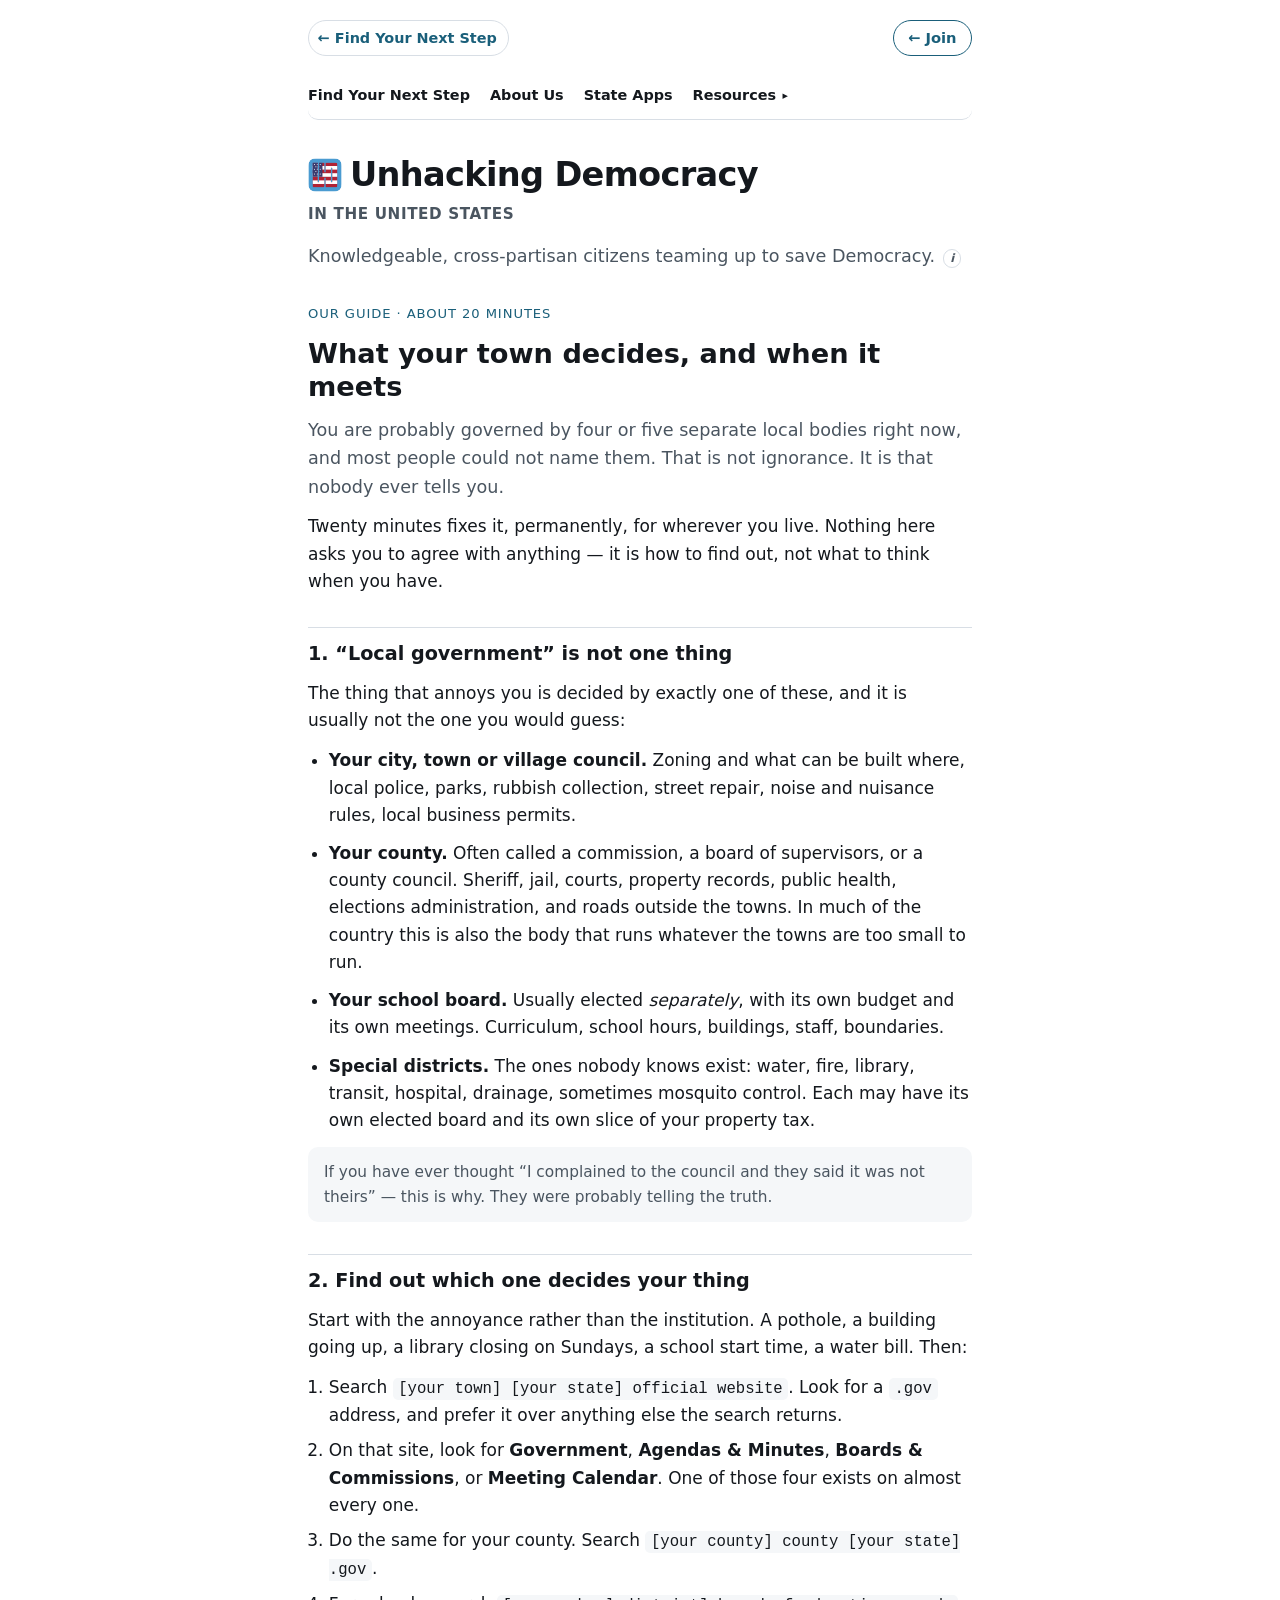
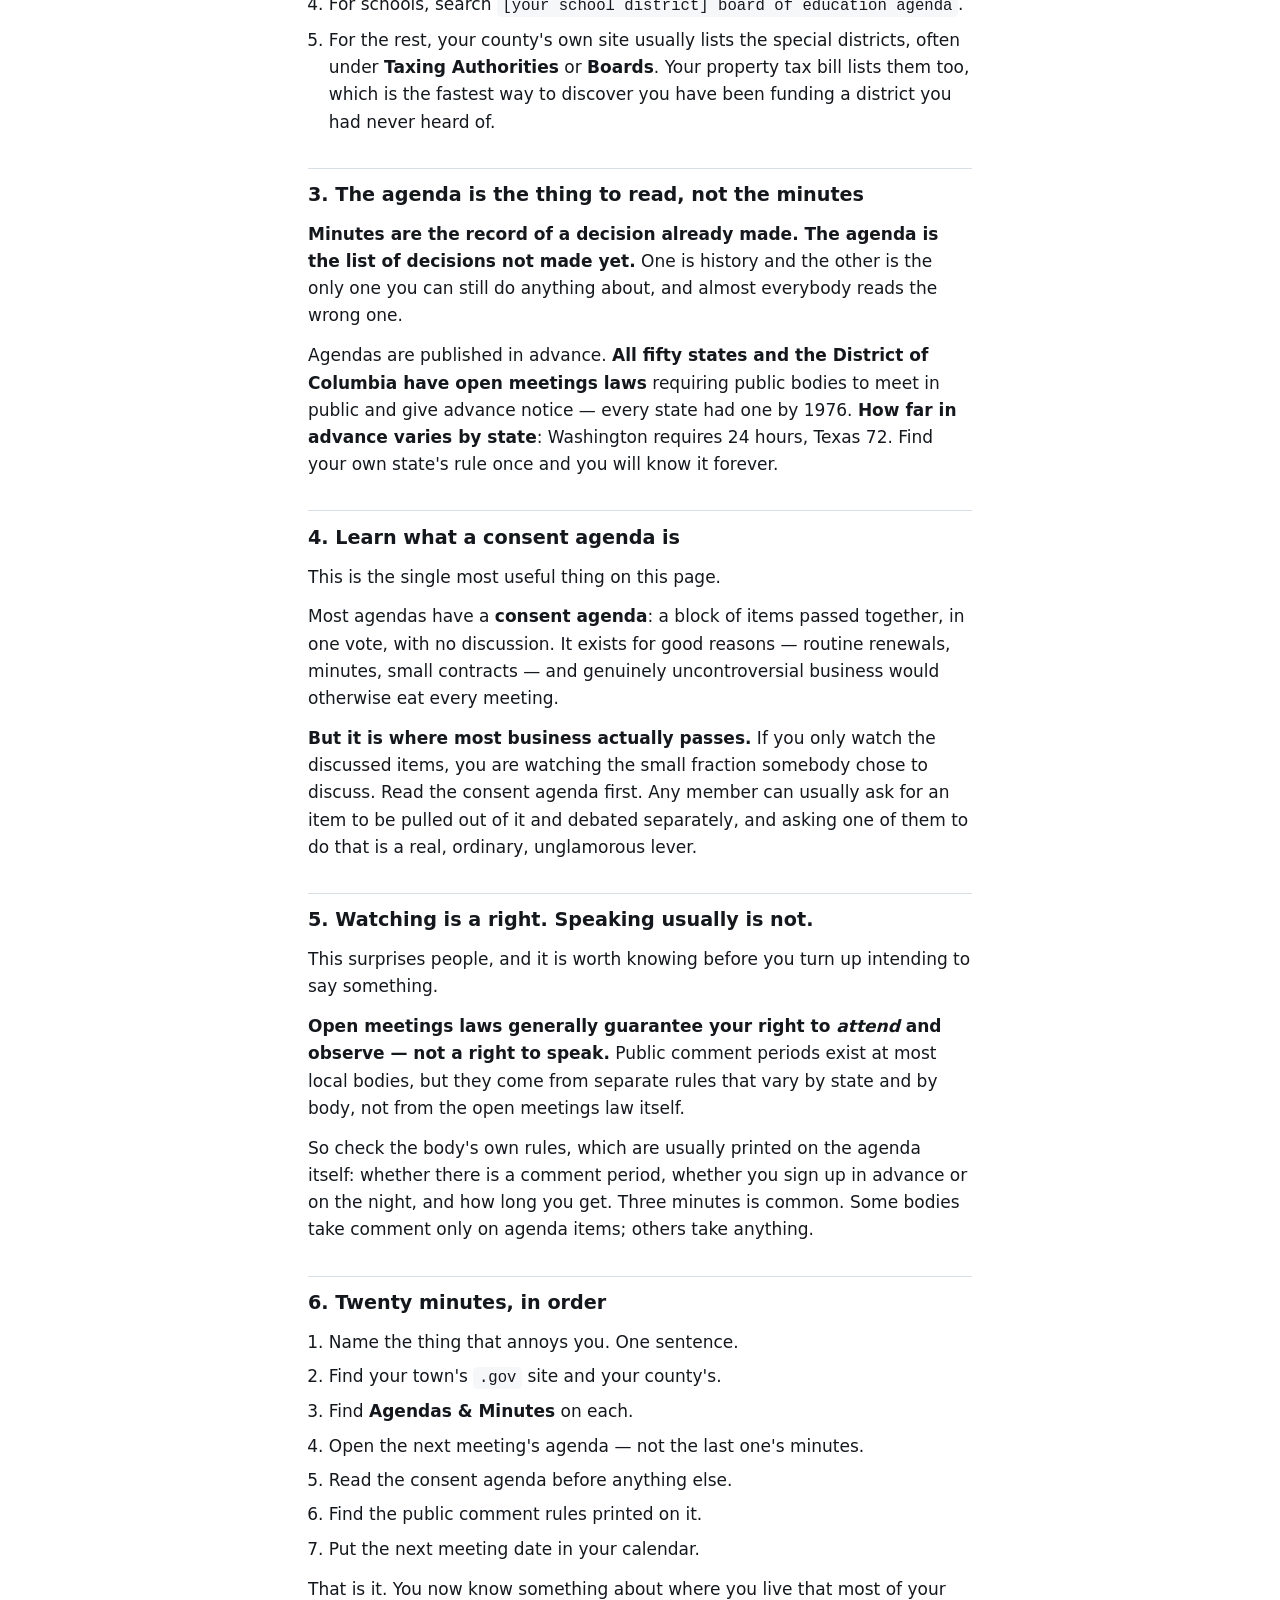
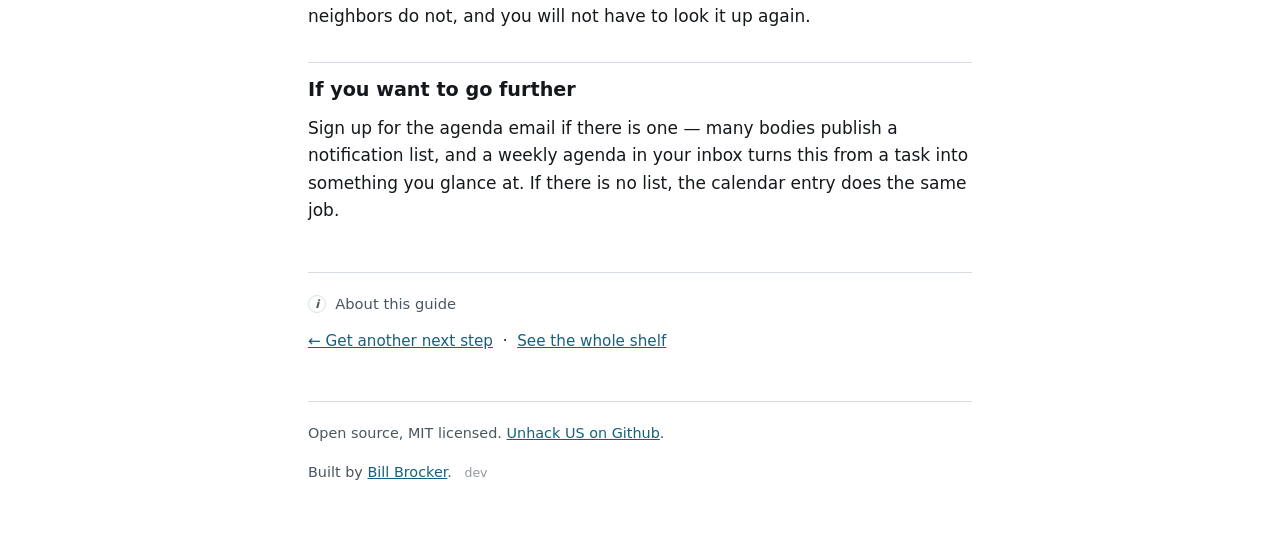
<file: web/howto-town.html>
<!doctype html>
<html lang="en">
<head>
<meta charset="utf-8">
<meta name="viewport" content="width=device-width, initial-scale=1">
<title>What Your Town Decides — Unhacking Democracy</title>
<meta name="description" content="Most people are governed by four or five local bodies and could not name them. Here is how to find out which one decides the thing you care about, and when it next meets.">
<link rel="icon" href="logo.svg">
<link rel="stylesheet" href="styles.css">

<meta property="og:type" content="article">
<meta property="og:site_name" content="Unhacking Democracy">
<meta property="og:title" content="What Your Town Decides — Unhacking Democracy">
<meta property="og:description" content="Most people are governed by four or five local bodies and could not name them. Here is how to find out which one decides the thing you care about, and when it next meets.">
<meta property="og:url" content="https://unhackdemocracy.us/howto-town.html">
<meta property="og:image" content="https://unhackdemocracy.us/social-preview.jpg">
<meta property="og:image:width" content="1200">
<meta property="og:image:height" content="1200">
<meta property="og:image:alt" content="&quot;Far More Perilous Today&quot; (AI-generated, after Leutze 1851) — George Washington stands at the prow of a boat lettered DEMOCRACY, gazing toward the Statue of Liberty, while men in top hats fire a cannon down into the ship's own deck and ordinary workers cling to the hull pressing planks over the breaches.">
<meta name="twitter:card" content="summary_large_image">
<meta name="twitter:title" content="What Your Town Decides — Unhacking Democracy">
<meta name="twitter:description" content="Most people are governed by four or five local bodies and could not name them. Here is how to find out which one decides the thing you care about, and when it next meets.">
<meta name="twitter:image" content="https://unhackdemocracy.us/social-preview.jpg">
</head>
<body>

<div class="wrap">

  <div class="topline">
    <nav class="page-nav" aria-label="Breadcrumb">
      <a href="next.html">&larr; Find Your Next Step</a>
    </nav>
    <a class="signin" id="signin" href="https://uhdem.com/">&larr; Join</a>
  </div>

  <header>
    <nav id="site-menu" class="site-menu" hidden>
      <a href="next.html">Find Your Next Step</a>
      <a href="about.html">About Us</a>
      <a href="states.html">State Apps</a>
      <div class="menu-group">
        <button type="button" class="submenu-toggle" id="resources-toggle"
                aria-expanded="false" aria-controls="resources-menu">Resources</button>
        <div id="resources-menu" class="submenu" hidden>
          <a href="resources.html">All Resources</a>
          <a href="shelf.html">The Whole Shelf</a>
          <a href="citizen-primer.html">Citizen Primer</a>
          <a href="citizenship-test.html">Citizenship Practice Test</a>
          <a href="citizenship-answers.html">Your 8 Local Answers</a>
          <a href="https://unhackyourmind.org/" rel="noopener">UnHack Your Mind &#8599;</a>
        </div>
      </div>
    </nav>
    <div class="brand-row">
      <a class="brand" href="index.html">
        <img src="logo.svg" width="34" height="34" alt="">
        <h1>Unhacking&nbsp;Democracy</h1>
      </a>
      <button type="button" class="menu-toggle" id="menu-toggle"
              aria-expanded="false" aria-controls="site-menu" aria-label="Menu">
        <span></span><span></span><span></span>
      </button>
    </div>
    <p class="subtitle">in the United States</p>
    <div class="lede-row">
      <p class="lede">Knowledgeable, cross-partisan citizens teaming up to
      save Democracy.</p>
      <details class="info">
        <summary aria-label="The fuller statement of purpose">i</summary>
        <div class="info-body">
          <p class="info-mastery">Our mission is to educate citizens on how
          democratic systems have been exploited. We provide specific,
          actionable, cross-partisan ways to help repair them. That work
          rests on three things: knowledge you can verify, strength in
          numbers, and clarity about what each of our teams is for.</p>
        </div>
      </details>
    </div>
  </header>

  <main class="howto">

    <p class="eyebrow">Our guide &middot; about 20 minutes</p>
    <h2>What your town decides, and when it meets</h2>

    <p class="lede">You are probably governed by four or five separate local
    bodies right now, and most people could not name them. That is not
    ignorance. It is that nobody ever tells you.</p>

    <p>Twenty minutes fixes it, permanently, for wherever you live. Nothing
    here asks you to agree with anything &mdash; it is how to find out, not
    what to think when you have.</p>

    <h3>1. &ldquo;Local government&rdquo; is not one thing</h3>

    <p>The thing that annoys you is decided by exactly one of these, and it
    is usually not the one you would guess:</p>

    <ul class="bodies">
      <li><strong>Your city, town or village council.</strong> Zoning and
      what can be built where, local police, parks, rubbish collection,
      street repair, noise and nuisance rules, local business permits.</li>
      <li><strong>Your county.</strong> Often called a commission, a board of
      supervisors, or a county council. Sheriff, jail, courts, property
      records, public health, elections administration, and roads outside
      the towns. In much of the country this is also the body that runs
      whatever the towns are too small to run.</li>
      <li><strong>Your school board.</strong> Usually elected
      <em>separately</em>, with its own budget and its own meetings.
      Curriculum, school hours, buildings, staff, boundaries.</li>
      <li><strong>Special districts.</strong> The ones nobody knows exist:
      water, fire, library, transit, hospital, drainage, sometimes
      mosquito control. Each may have its own elected board and its own
      slice of your property tax.</li>
    </ul>

    <p class="aside">If you have ever thought &ldquo;I complained to the
    council and they said it was not theirs&rdquo; &mdash; this is why. They
    were probably telling the truth.</p>

    <h3>2. Find out which one decides your thing</h3>

    <p>Start with the annoyance rather than the institution. A pothole, a
    building going up, a library closing on Sundays, a school start time, a
    water bill. Then:</p>

    <ol>
      <li>Search <code>[your town] [your state] official website</code>. Look
      for a <code>.gov</code> address, and prefer it over anything else the
      search returns.</li>
      <li>On that site, look for <strong>Government</strong>,
      <strong>Agendas &amp; Minutes</strong>, <strong>Boards &amp;
      Commissions</strong>, or <strong>Meeting Calendar</strong>. One of
      those four exists on almost every one.</li>
      <li>Do the same for your county. Search
      <code>[your county] county [your state] .gov</code>.</li>
      <li>For schools, search <code>[your school district] board of
      education agenda</code>.</li>
      <li>For the rest, your county's own site usually lists the special
      districts, often under <strong>Taxing Authorities</strong> or
      <strong>Boards</strong>. Your property tax bill lists them too, which
      is the fastest way to discover you have been funding a district you
      had never heard of.</li>
    </ol>

    <h3>3. The agenda is the thing to read, not the minutes</h3>

    <p><strong>Minutes are the record of a decision already made. The agenda
    is the list of decisions not made yet.</strong> One is history and the
    other is the only one you can still do anything about, and almost
    everybody reads the wrong one.</p>

    <p>Agendas are published in advance. <strong>All fifty states and the
    District of Columbia have open meetings laws</strong> requiring public
    bodies to meet in public and give advance notice &mdash; every state had
    one by 1976. <strong>How far in advance varies by state</strong>:
    Washington requires 24 hours, Texas 72. Find your own state's rule once
    and you will know it forever.</p>

    <h3>4. Learn what a consent agenda is</h3>

    <p>This is the single most useful thing on this page.</p>

    <p>Most agendas have a <strong>consent agenda</strong>: a block of items
    passed together, in one vote, with no discussion. It exists for good
    reasons &mdash; routine renewals, minutes, small contracts &mdash; and
    genuinely uncontroversial business would otherwise eat every meeting.</p>

    <p><strong>But it is where most business actually passes.</strong> If you
    only watch the discussed items, you are watching the small fraction
    somebody chose to discuss. Read the consent agenda first. Any member can
    usually ask for an item to be pulled out of it and debated separately,
    and asking one of them to do that is a real, ordinary, unglamorous
    lever.</p>

    <h3>5. Watching is a right. Speaking usually is not.</h3>

    <p>This surprises people, and it is worth knowing before you turn up
    intending to say something.</p>

    <p><strong>Open meetings laws generally guarantee your right to
    <em>attend</em> and observe &mdash; not a right to speak.</strong> Public
    comment periods exist at most local bodies, but they come from separate
    rules that vary by state and by body, not from the open meetings law
    itself.</p>

    <p>So check the body's own rules, which are usually printed on the agenda
    itself: whether there is a comment period, whether you sign up in advance
    or on the night, and how long you get. Three minutes is common. Some
    bodies take comment only on agenda items; others take anything.</p>

    <h3>6. Twenty minutes, in order</h3>

    <ol class="checklist">
      <li>Name the thing that annoys you. One sentence.</li>
      <li>Find your town's <code>.gov</code> site and your county's.</li>
      <li>Find <strong>Agendas &amp; Minutes</strong> on each.</li>
      <li>Open the next meeting's agenda &mdash; not the last one's
      minutes.</li>
      <li>Read the consent agenda before anything else.</li>
      <li>Find the public comment rules printed on it.</li>
      <li>Put the next meeting date in your calendar.</li>
    </ol>

    <p>That is it. You now know something about where you live that most of
    your neighbors do not, and you will not have to look it up again.</p>

    <h3>If you want to go further</h3>

    <p>Sign up for the agenda email if there is one &mdash; many bodies
    publish a notification list, and a weekly agenda in your inbox turns
    this from a task into something you glance at. If there is no list, the
    calendar entry does the same job.</p>

    <section class="smallprint">
      <div class="info-row">
        <details class="info info-block">
          <summary aria-label="About this guide">i</summary>
          <div class="info-body">
            <ul>
              <li><strong>We wrote this one.</strong> Most guides to local
              government come with a side attached. This one is about how to
              find things out, and it takes no position on what you should
              think when you have.</li>
              <li><strong>What is checked:</strong> that all fifty states and
              DC have open meetings laws, that notice periods vary by state,
              and that those laws generally protect attendance rather than
              speech. Verified September 2026.</li>
              <li><strong>What varies:</strong> almost everything else.
              Names, structures and rules differ by state and by town, which
              is why this teaches you to look rather than telling you the
              answer.</li>
              <li><strong>Tell us if it is wrong where you live.</strong>
              This is a first version and local government is the most
              varied thing in American public life.</li>
            </ul>
          </div>
        </details>
        <span class="info-label">About this guide</span>
      </div>
    </section>

    <p class="howto-back"><a href="next.html">&larr; Get another next step</a>
    &nbsp;&middot;&nbsp; <a href="shelf.html">See the whole shelf</a></p>

  </main>

  <footer>
    <p>
      Open source, MIT licensed.
      <a href="https://github.com/wabrocker/unhack-root" rel="noopener">Unhack US on Github</a>.
    </p>
    <p>
      Built by <a href="https://billbrocker.com" rel="noopener">Bill Brocker</a>.
      <span class="build-stamp" id="build-stamp">dev</span>
    </p>
  </footer>

</div>

<script>
// Two disclosures, not one: the menu itself, and the Resources group
// inside it. Closing the menu closes the group too, so reopening it
// never restores a half-open state the button no longer describes.
(function () {
  var btn = document.getElementById("menu-toggle");
  var menu = document.getElementById("site-menu");
  var subBtn = document.getElementById("resources-toggle");
  var sub = document.getElementById("resources-menu");

  function setSub(open) {
    if (!subBtn) return;
    subBtn.setAttribute("aria-expanded", String(open));
    sub.hidden = !open;
  }
  function setMenu(open) {
    btn.setAttribute("aria-expanded", String(open));
    menu.hidden = !open;
    if (!open) setSub(false);
  }

  btn.addEventListener("click", function () {
    setMenu(btn.getAttribute("aria-expanded") !== "true");
  });
  if (subBtn) {
    subBtn.addEventListener("click", function () {
      setSub(subBtn.getAttribute("aria-expanded") !== "true");
    });
  }
  menu.addEventListener("click", function (e) {
    if (e.target.tagName === "A") setMenu(false);
  });
  // Picking anything else on the page — a book, a link, blank space —
  // means the menu is no longer what you are using, so it gets out of
  // the way. Escape does the same from the keyboard.
  document.addEventListener("click", function (e) {
    if (menu.hidden || menu.contains(e.target) || btn.contains(e.target)) return;
    setMenu(false);
  });
  document.addEventListener("keydown", function (e) {
    if (e.key === "Escape" && !menu.hidden) { setMenu(false); btn.focus(); }
  });
  // Back and forward restore the page from memory with the menu exactly
  // as it was left — open, if it was the way you left.
  window.addEventListener("pageshow", function () { setMenu(false); });

  // Members don't need the Join link. Remembered in this browser only.
  try {
    if (/[?&]joined=1(&|$)/.test(location.search)) localStorage.setItem("uhd-joined", "1");
    if (localStorage.getItem("uhd-joined")) document.getElementById("signin").hidden = true;
  } catch (e) {}

  // The group deliberately does NOT spring open on its own pages. At
  // desktop width this panel is absolutely positioned, so opening it on
  // load dropped it straight over the site title. The button carries
  // data-section-current instead — it says "you are in here" without
  // covering anything.
})();
</script>

</body>
</html>
</file>
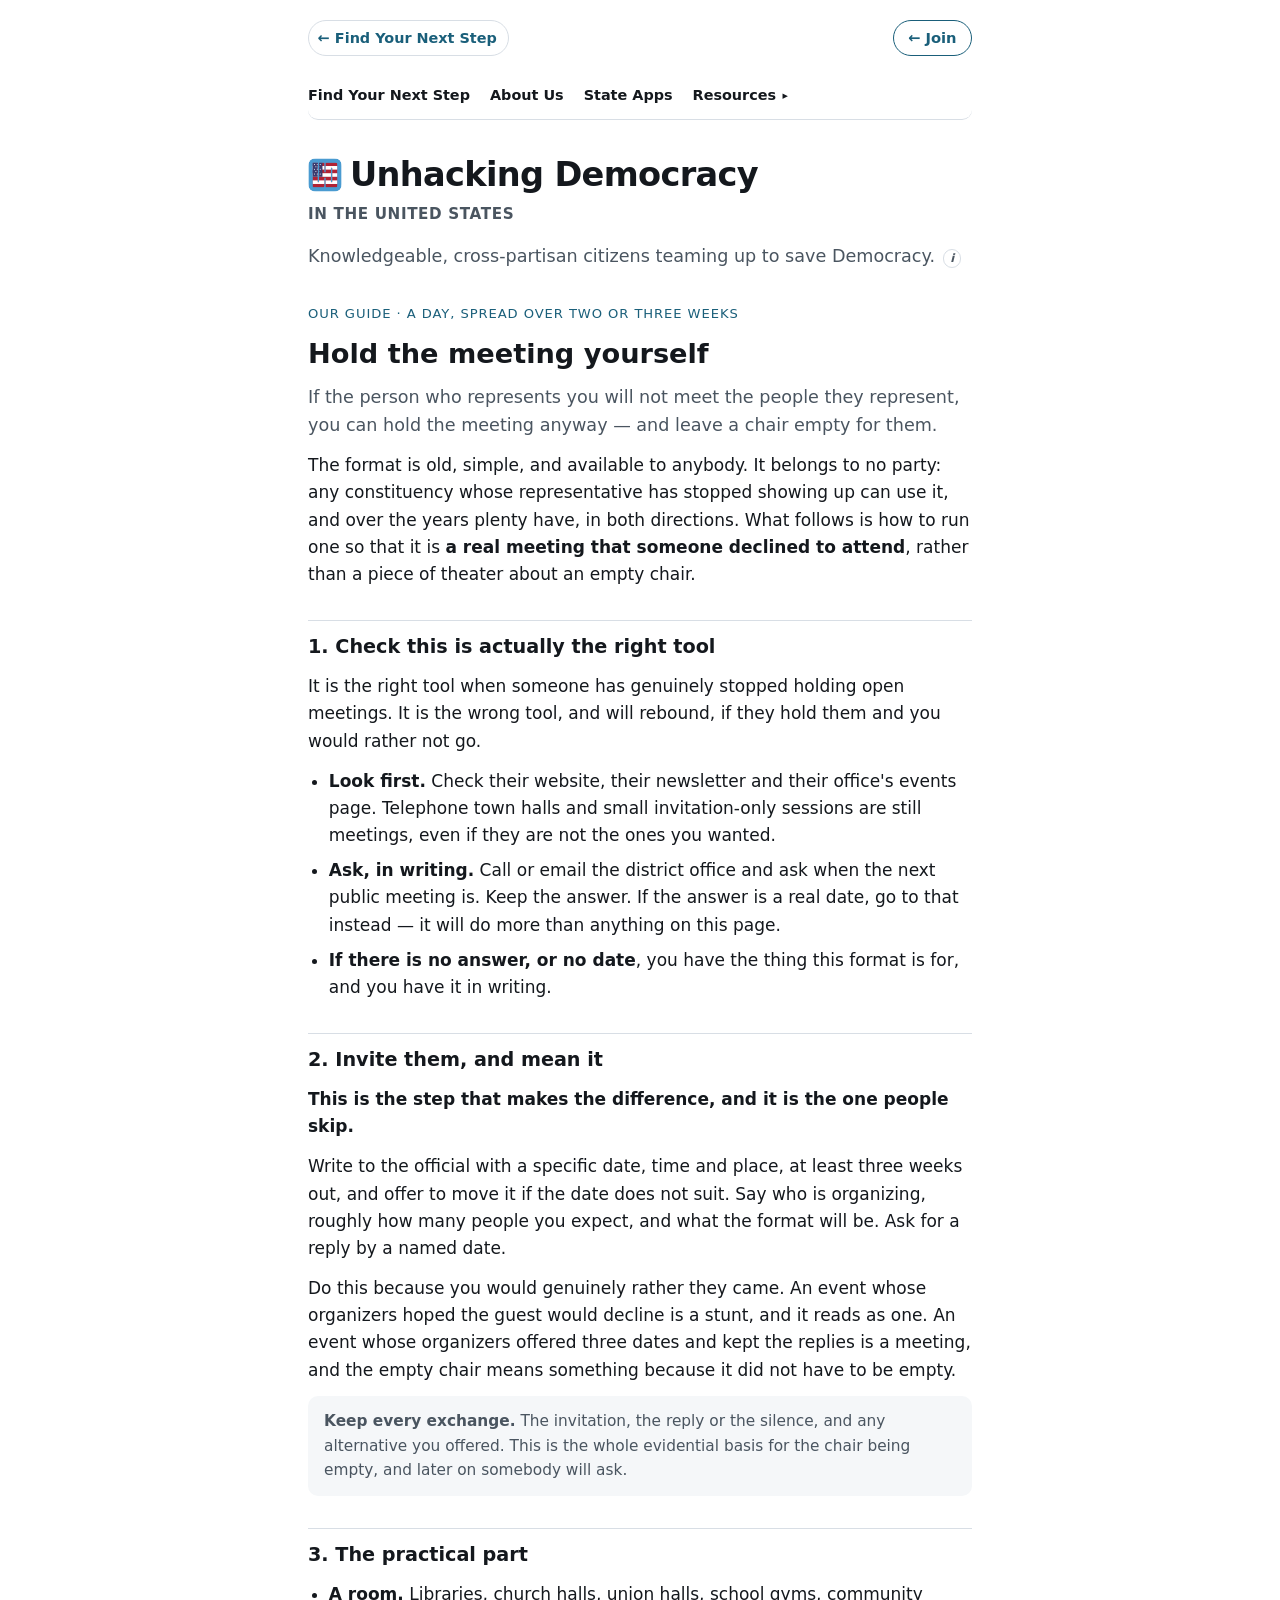
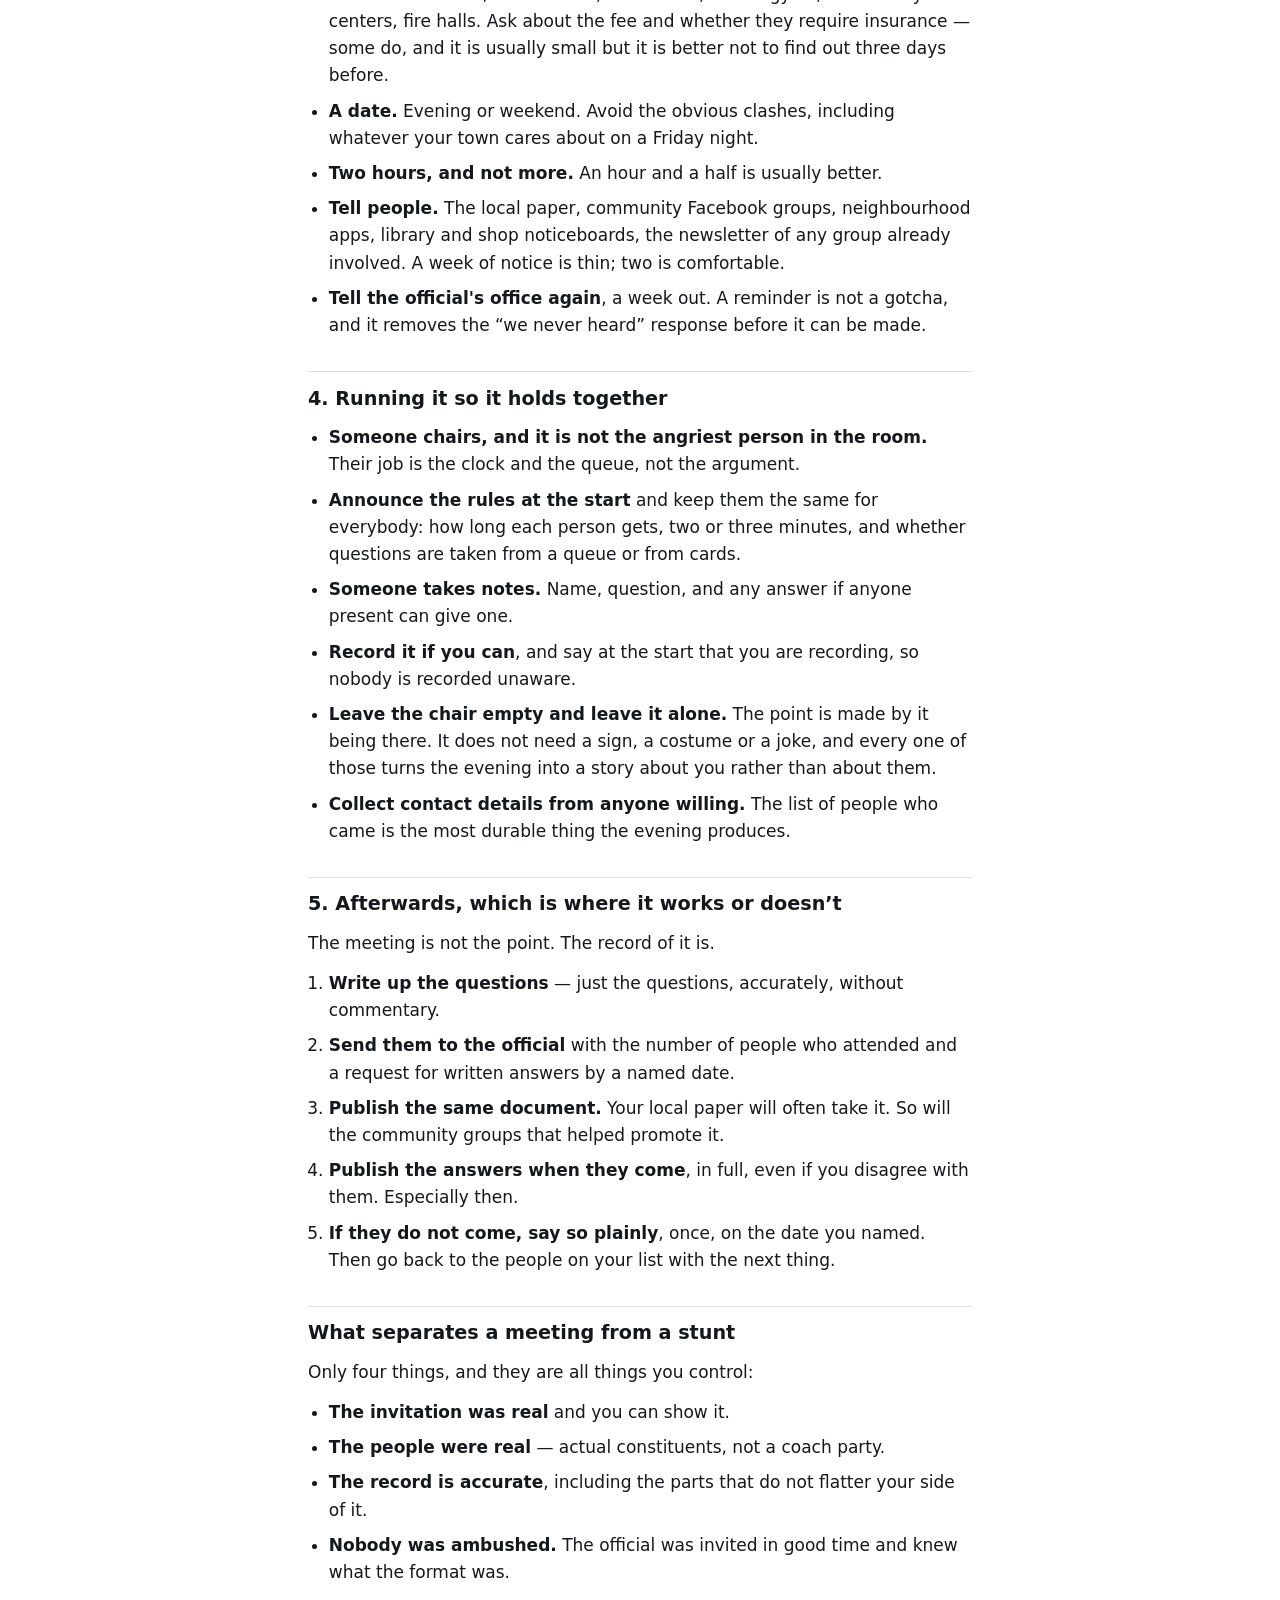
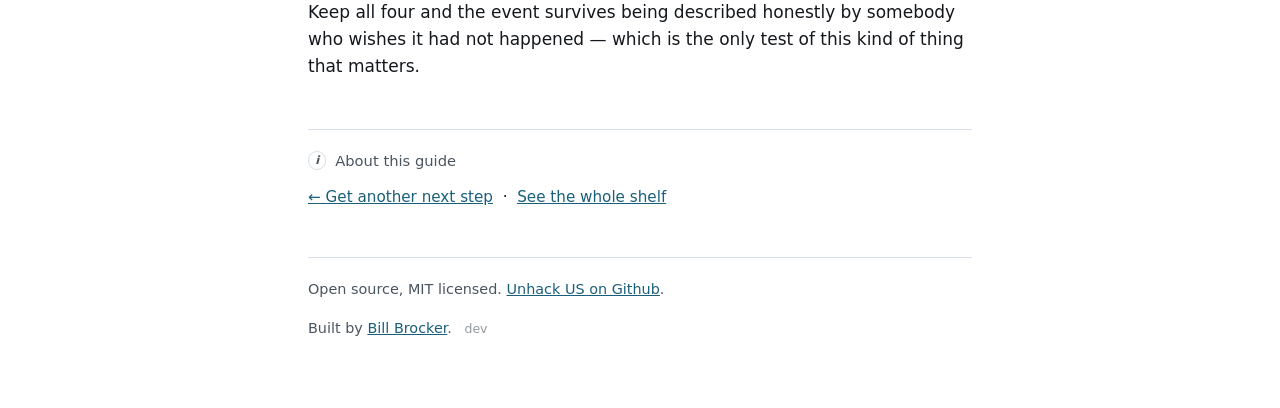
<file: web/howto-townhall.html>
<!doctype html>
<html lang="en">
<head>
<meta charset="utf-8">
<meta name="viewport" content="width=device-width, initial-scale=1">
<title>Hold the Meeting Yourself — Unhacking Democracy</title>
<meta name="description" content="If your representative will not hold a town hall, constituents can hold one anyway and leave a chair empty. How to run one so it is a real meeting rather than a stunt.">
<link rel="icon" href="logo.svg">
<link rel="stylesheet" href="styles.css">

<meta property="og:type" content="article">
<meta property="og:site_name" content="Unhacking Democracy">
<meta property="og:title" content="Hold the Meeting Yourself — Unhacking Democracy">
<meta property="og:description" content="If your representative will not hold a town hall, constituents can hold one anyway and leave a chair empty. How to run one so it is a real meeting rather than a stunt.">
<meta property="og:url" content="https://unhackdemocracy.us/howto-townhall.html">
<meta property="og:image" content="https://unhackdemocracy.us/social-preview.jpg">
<meta property="og:image:width" content="1200">
<meta property="og:image:height" content="1200">
<meta property="og:image:alt" content="&quot;Far More Perilous Today&quot; (AI-generated, after Leutze 1851) — George Washington stands at the prow of a boat lettered DEMOCRACY, gazing toward the Statue of Liberty, while men in top hats fire a cannon down into the ship's own deck and ordinary workers cling to the hull pressing planks over the breaches.">
<meta name="twitter:card" content="summary_large_image">
<meta name="twitter:title" content="Hold the Meeting Yourself — Unhacking Democracy">
<meta name="twitter:description" content="If your representative will not hold a town hall, constituents can hold one anyway and leave a chair empty. How to run one so it is a real meeting rather than a stunt.">
<meta name="twitter:image" content="https://unhackdemocracy.us/social-preview.jpg">
</head>
<body>

<div class="wrap">

  <div class="topline">
    <nav class="page-nav" aria-label="Breadcrumb">
      <a href="next.html">&larr; Find Your Next Step</a>
    </nav>
    <a class="signin" id="signin" href="https://uhdem.com/">&larr; Join</a>
  </div>

  <header>
    <nav id="site-menu" class="site-menu" hidden>
      <a href="next.html">Find Your Next Step</a>
      <a href="about.html">About Us</a>
      <a href="states.html">State Apps</a>
      <div class="menu-group">
        <button type="button" class="submenu-toggle" id="resources-toggle"
                aria-expanded="false" aria-controls="resources-menu">Resources</button>
        <div id="resources-menu" class="submenu" hidden>
          <a href="resources.html">All Resources</a>
          <a href="shelf.html">The Whole Shelf</a>
          <a href="citizen-primer.html">Citizen Primer</a>
          <a href="citizenship-test.html">Citizenship Practice Test</a>
          <a href="citizenship-answers.html">Your 8 Local Answers</a>
          <a href="https://unhackyourmind.org/" rel="noopener">UnHack Your Mind &#8599;</a>
        </div>
      </div>
    </nav>
    <div class="brand-row">
      <a class="brand" href="index.html">
        <img src="logo.svg" width="34" height="34" alt="">
        <h1>Unhacking&nbsp;Democracy</h1>
      </a>
      <button type="button" class="menu-toggle" id="menu-toggle"
              aria-expanded="false" aria-controls="site-menu" aria-label="Menu">
        <span></span><span></span><span></span>
      </button>
    </div>
    <p class="subtitle">in the United States</p>
    <div class="lede-row">
      <p class="lede">Knowledgeable, cross-partisan citizens teaming up to
      save Democracy.</p>
      <details class="info">
        <summary aria-label="The fuller statement of purpose">i</summary>
        <div class="info-body">
          <p class="info-mastery">Our mission is to educate citizens on how
          democratic systems have been exploited. We provide specific,
          actionable, cross-partisan ways to help repair them. That work
          rests on three things: knowledge you can verify, strength in
          numbers, and clarity about what each of our teams is for.</p>
        </div>
      </details>
    </div>
  </header>

  <main class="howto">

    <p class="eyebrow">Our guide &middot; a day, spread over two or three weeks</p>
    <h2>Hold the meeting yourself</h2>

    <p class="lede">If the person who represents you will not meet the people
    they represent, you can hold the meeting anyway &mdash; and leave a chair
    empty for them.</p>

    <p>The format is old, simple, and available to anybody. It belongs to no
    party: any constituency whose representative has stopped showing up can
    use it, and over the years plenty have, in both directions. What follows
    is how to run one so that it is <strong>a real meeting that someone
    declined to attend</strong>, rather than a piece of theater about an
    empty chair.</p>

    <h3>1. Check this is actually the right tool</h3>

    <p>It is the right tool when someone has genuinely stopped holding open
    meetings. It is the wrong tool, and will rebound, if they hold them and
    you would rather not go.</p>

    <ul>
      <li><strong>Look first.</strong> Check their website, their newsletter
      and their office's events page. Telephone town halls and small
      invitation-only sessions are still meetings, even if they are not the
      ones you wanted.</li>
      <li><strong>Ask, in writing.</strong> Call or email the district office
      and ask when the next public meeting is. Keep the answer. If the answer
      is a real date, go to that instead &mdash; it will do more than
      anything on this page.</li>
      <li><strong>If there is no answer, or no date</strong>, you have the
      thing this format is for, and you have it in writing.</li>
    </ul>

    <h3>2. Invite them, and mean it</h3>

    <p><strong>This is the step that makes the difference, and it is the one
    people skip.</strong></p>

    <p>Write to the official with a specific date, time and place, at least
    three weeks out, and offer to move it if the date does not suit. Say who
    is organizing, roughly how many people you expect, and what the format
    will be. Ask for a reply by a named date.</p>

    <p>Do this because you would genuinely rather they came. An event whose
    organizers hoped the guest would decline is a stunt, and it reads as one.
    An event whose organizers offered three dates and kept the replies is a
    meeting, and the empty chair means something because it did not have to
    be empty.</p>

    <p class="aside"><strong>Keep every exchange.</strong> The invitation,
    the reply or the silence, and any alternative you offered. This is the
    whole evidential basis for the chair being empty, and later on somebody
    will ask.</p>

    <h3>3. The practical part</h3>

    <ul>
      <li><strong>A room.</strong> Libraries, church halls, union halls,
      school gyms, community centers, fire halls. Ask about the fee and
      whether they require insurance &mdash; some do, and it is usually small
      but it is better not to find out three days before.</li>
      <li><strong>A date.</strong> Evening or weekend. Avoid the obvious
      clashes, including whatever your town cares about on a Friday
      night.</li>
      <li><strong>Two hours, and not more.</strong> An hour and a half is
      usually better.</li>
      <li><strong>Tell people.</strong> The local paper, community Facebook
      groups, neighbourhood apps, library and shop noticeboards, the
      newsletter of any group already involved. A week of notice is thin;
      two is comfortable.</li>
      <li><strong>Tell the official's office again</strong>, a week out. A
      reminder is not a gotcha, and it removes the &ldquo;we never
      heard&rdquo; response before it can be made.</li>
    </ul>

    <h3>4. Running it so it holds together</h3>

    <ul>
      <li><strong>Someone chairs, and it is not the angriest person in the
      room.</strong> Their job is the clock and the queue, not the
      argument.</li>
      <li><strong>Announce the rules at the start</strong> and keep them the
      same for everybody: how long each person gets, two or three minutes,
      and whether questions are taken from a queue or from cards.</li>
      <li><strong>Someone takes notes.</strong> Name, question, and any
      answer if anyone present can give one.</li>
      <li><strong>Record it if you can</strong>, and say at the start that
      you are recording, so nobody is recorded unaware.</li>
      <li><strong>Leave the chair empty and leave it alone.</strong> The
      point is made by it being there. It does not need a sign, a costume or
      a joke, and every one of those turns the evening into a story about
      you rather than about them.</li>
      <li><strong>Collect contact details from anyone willing.</strong> The
      list of people who came is the most durable thing the evening
      produces.</li>
    </ul>

    <h3>5. Afterwards, which is where it works or doesn&rsquo;t</h3>

    <p>The meeting is not the point. The record of it is.</p>

    <ol>
      <li><strong>Write up the questions</strong> &mdash; just the questions,
      accurately, without commentary.</li>
      <li><strong>Send them to the official</strong> with the number of
      people who attended and a request for written answers by a named
      date.</li>
      <li><strong>Publish the same document.</strong> Your local paper will
      often take it. So will the community groups that helped promote
      it.</li>
      <li><strong>Publish the answers when they come</strong>, in full, even
      if you disagree with them. Especially then.</li>
      <li><strong>If they do not come, say so plainly</strong>, once, on the
      date you named. Then go back to the people on your list with the next
      thing.</li>
    </ol>

    <h3>What separates a meeting from a stunt</h3>

    <p>Only four things, and they are all things you control:</p>

    <ul>
      <li><strong>The invitation was real</strong> and you can show it.</li>
      <li><strong>The people were real</strong> &mdash; actual constituents,
      not a coach party.</li>
      <li><strong>The record is accurate</strong>, including the parts that
      do not flatter your side of it.</li>
      <li><strong>Nobody was ambushed.</strong> The official was invited in
      good time and knew what the format was.</li>
    </ul>

    <p>Keep all four and the event survives being described honestly by
    somebody who wishes it had not happened &mdash; which is the only test of
    this kind of thing that matters.</p>

    <section class="smallprint">
      <div class="info-row">
        <details class="info info-block">
          <summary aria-label="About this guide">i</summary>
          <div class="info-body">
            <ul>
              <li><strong>We wrote this one.</strong> The format is genuinely
              non-partisan and the guides to it mostly are not, which is why
              this exists. It names no party and takes no position on any
              issue you might raise at one.</li>
              <li><strong>It works in both directions.</strong> Every step
              here applies whoever your representative is and whatever you
              want to ask them.</li>
              <li><strong>Local rules vary.</strong> Venue hire, insurance,
              amplified sound and recording consent are all local matters.
              Ask the venue; they will know.</li>
              <li><strong>Tell us if it is wrong where you live.</strong>
              First version, September 2026.</li>
            </ul>
          </div>
        </details>
        <span class="info-label">About this guide</span>
      </div>
    </section>

    <p class="howto-back"><a href="next.html">&larr; Get another next step</a>
    &nbsp;&middot;&nbsp; <a href="shelf.html">See the whole shelf</a></p>

  </main>

  <footer>
    <p>
      Open source, MIT licensed.
      <a href="https://github.com/wabrocker/unhack-root" rel="noopener">Unhack US on Github</a>.
    </p>
    <p>
      Built by <a href="https://billbrocker.com" rel="noopener">Bill Brocker</a>.
      <span class="build-stamp" id="build-stamp">dev</span>
    </p>
  </footer>

</div>

<script>
// Two disclosures, not one: the menu itself, and the Resources group
// inside it. Closing the menu closes the group too, so reopening it
// never restores a half-open state the button no longer describes.
(function () {
  var btn = document.getElementById("menu-toggle");
  var menu = document.getElementById("site-menu");
  var subBtn = document.getElementById("resources-toggle");
  var sub = document.getElementById("resources-menu");

  function setSub(open) {
    if (!subBtn) return;
    subBtn.setAttribute("aria-expanded", String(open));
    sub.hidden = !open;
  }
  function setMenu(open) {
    btn.setAttribute("aria-expanded", String(open));
    menu.hidden = !open;
    if (!open) setSub(false);
  }

  btn.addEventListener("click", function () {
    setMenu(btn.getAttribute("aria-expanded") !== "true");
  });
  if (subBtn) {
    subBtn.addEventListener("click", function () {
      setSub(subBtn.getAttribute("aria-expanded") !== "true");
    });
  }
  menu.addEventListener("click", function (e) {
    if (e.target.tagName === "A") setMenu(false);
  });
  // Picking anything else on the page — a book, a link, blank space —
  // means the menu is no longer what you are using, so it gets out of
  // the way. Escape does the same from the keyboard.
  document.addEventListener("click", function (e) {
    if (menu.hidden || menu.contains(e.target) || btn.contains(e.target)) return;
    setMenu(false);
  });
  document.addEventListener("keydown", function (e) {
    if (e.key === "Escape" && !menu.hidden) { setMenu(false); btn.focus(); }
  });
  // Back and forward restore the page from memory with the menu exactly
  // as it was left — open, if it was the way you left.
  window.addEventListener("pageshow", function () { setMenu(false); });

  // Members don't need the Join link. Remembered in this browser only.
  try {
    if (/[?&]joined=1(&|$)/.test(location.search)) localStorage.setItem("uhd-joined", "1");
    if (localStorage.getItem("uhd-joined")) document.getElementById("signin").hidden = true;
  } catch (e) {}

  // The group deliberately does NOT spring open on its own pages. At
  // desktop width this panel is absolutely positioned, so opening it on
  // load dropped it straight over the site title. The button carries
  // data-section-current instead — it says "you are in here" without
  // covering anything.
})();
</script>

</body>
</html>
</file>
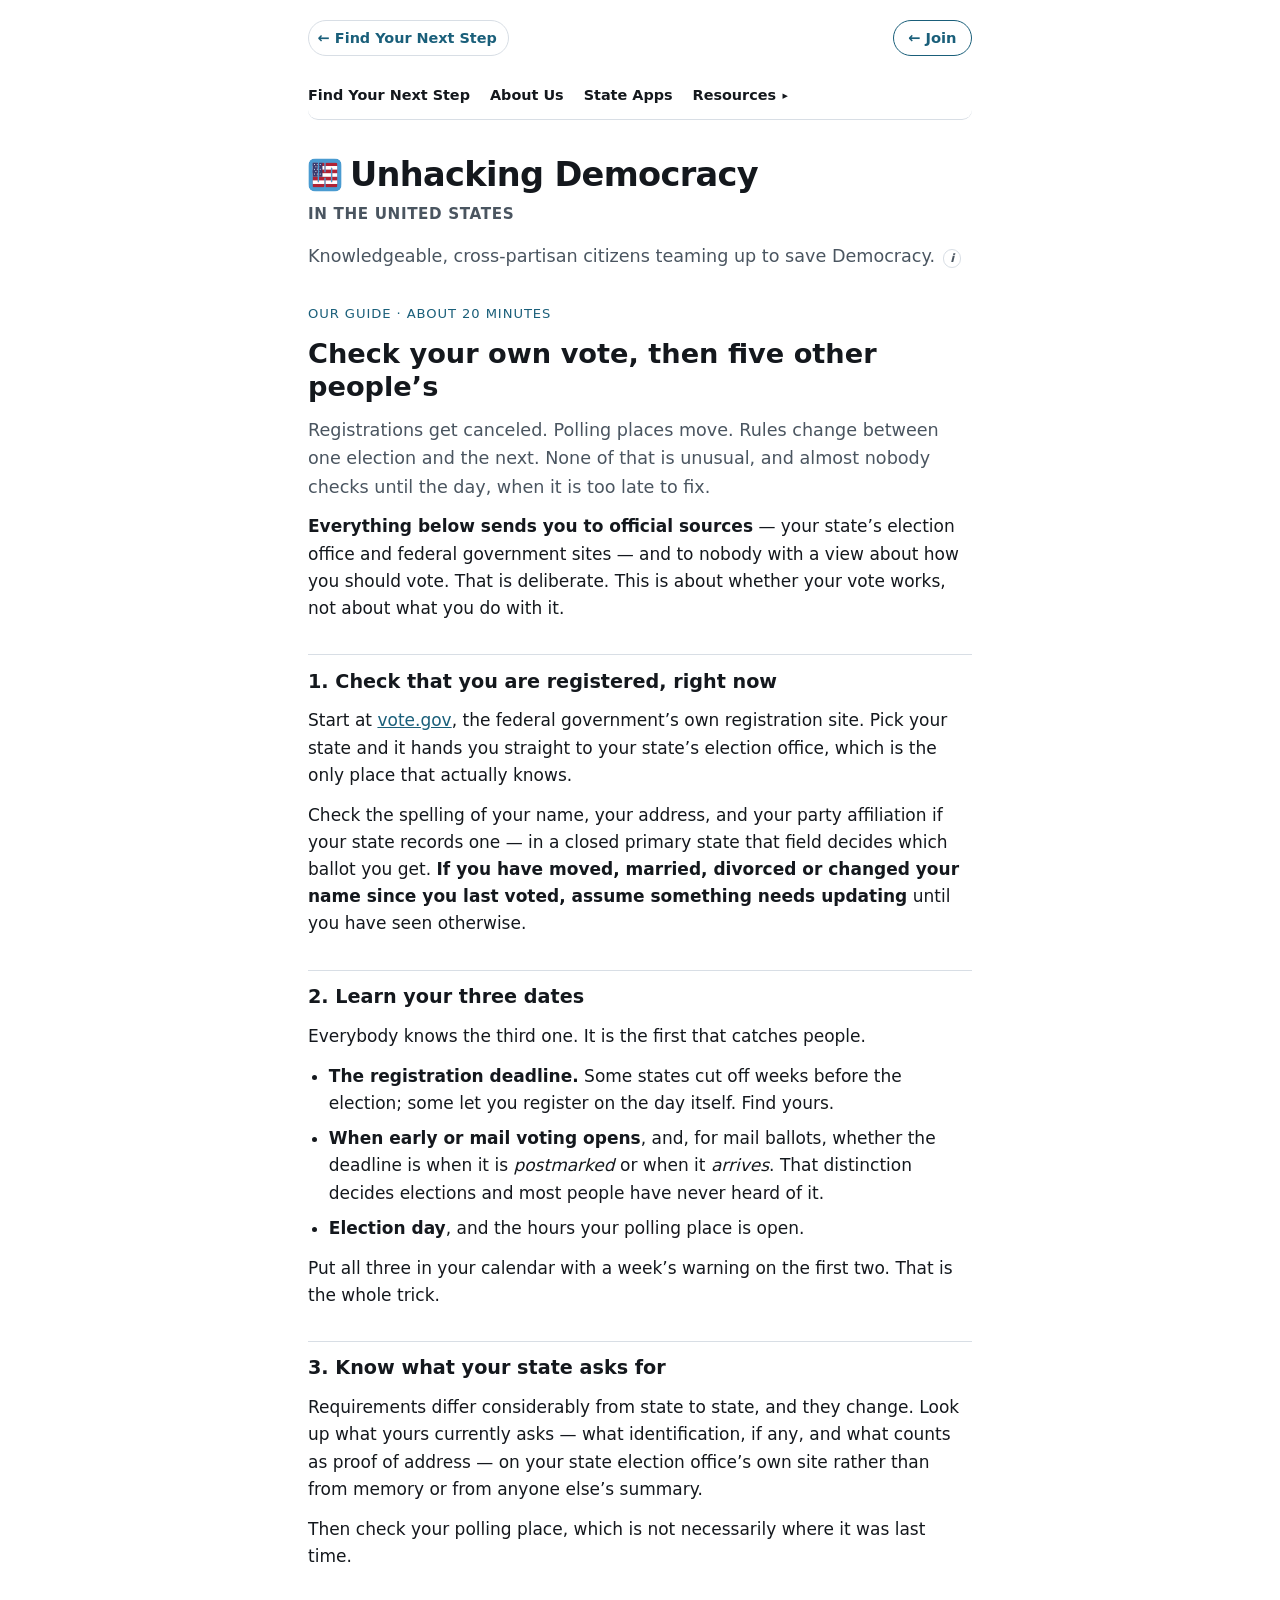
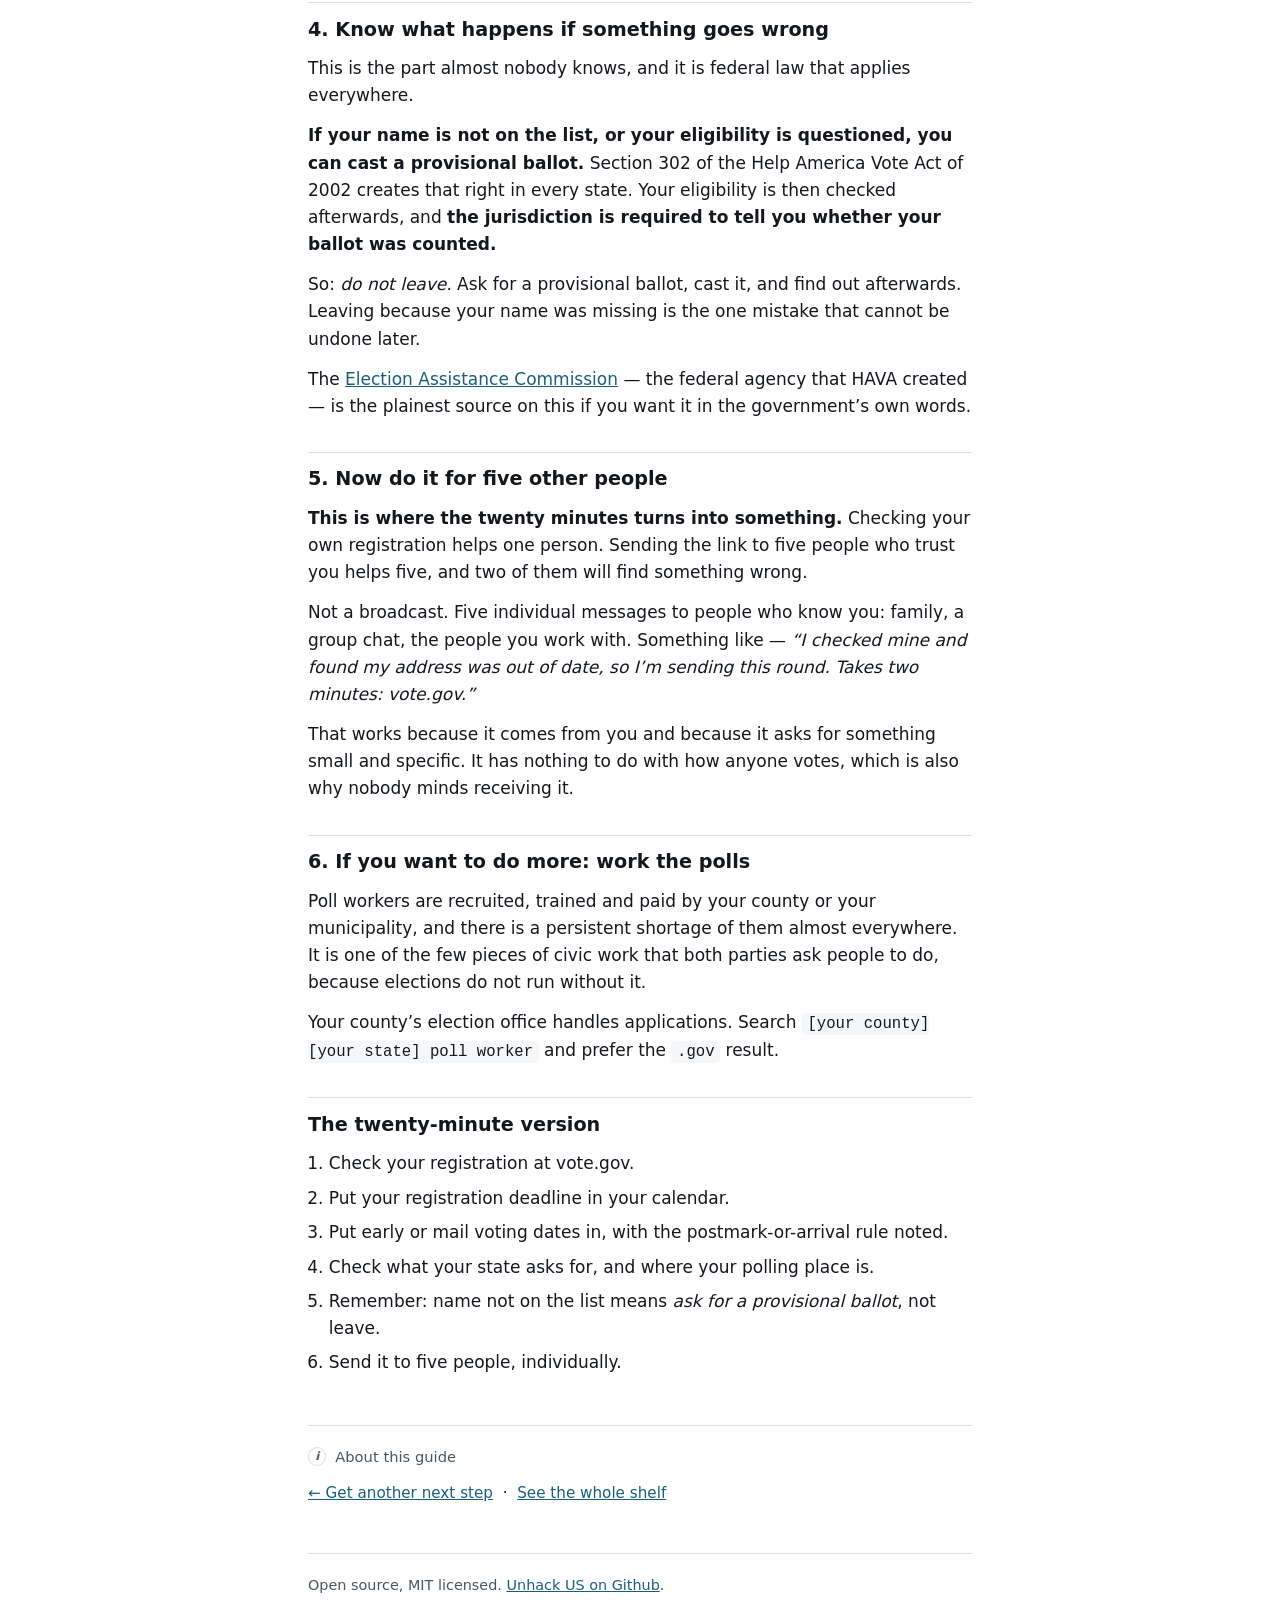
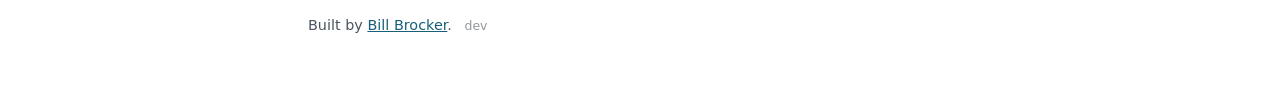
<file: web/howto-voting.html>
<!doctype html>
<html lang="en">
<head>
<meta charset="utf-8">
<meta name="viewport" content="width=device-width, initial-scale=1">
<title>Check Your Own Vote — Unhacking Democracy</title>
<meta name="description" content="Check your registration, learn your state's three dates, know what to do if you are turned away — then do the same for five other people. Twenty minutes, official sources only.">
<link rel="icon" href="logo.svg">
<link rel="stylesheet" href="styles.css">

<meta property="og:type" content="article">
<meta property="og:site_name" content="Unhacking Democracy">
<meta property="og:title" content="Check Your Own Vote — Unhacking Democracy">
<meta property="og:description" content="Check your registration, learn your state's three dates, know what to do if you are turned away — then do the same for five other people. Twenty minutes, official sources only.">
<meta property="og:url" content="https://unhackdemocracy.us/howto-voting.html">
<meta property="og:image" content="https://unhackdemocracy.us/social-preview.jpg">
<meta property="og:image:width" content="1200">
<meta property="og:image:height" content="1200">
<meta property="og:image:alt" content="&quot;Far More Perilous Today&quot; (AI-generated, after Leutze 1851) — George Washington stands at the prow of a boat lettered DEMOCRACY, gazing toward the Statue of Liberty, while men in top hats fire a cannon down into the ship's own deck and ordinary workers cling to the hull pressing planks over the breaches.">
<meta name="twitter:card" content="summary_large_image">
<meta name="twitter:title" content="Check Your Own Vote — Unhacking Democracy">
<meta name="twitter:description" content="Check your registration, learn your state's three dates, know what to do if you are turned away — then do the same for five other people. Twenty minutes, official sources only.">
<meta name="twitter:image" content="https://unhackdemocracy.us/social-preview.jpg">
</head>
<body>

<div class="wrap">

  <div class="topline">
    <nav class="page-nav" aria-label="Breadcrumb">
      <a href="next.html">&larr; Find Your Next Step</a>
    </nav>
    <a class="signin" id="signin" href="https://uhdem.com/">&larr; Join</a>
  </div>

  <header>
    <nav id="site-menu" class="site-menu" hidden>
      <a href="next.html">Find Your Next Step</a>
      <a href="about.html">About Us</a>
      <a href="states.html">State Apps</a>
      <div class="menu-group">
        <button type="button" class="submenu-toggle" id="resources-toggle"
                aria-expanded="false" aria-controls="resources-menu">Resources</button>
        <div id="resources-menu" class="submenu" hidden>
          <a href="resources.html">All Resources</a>
          <a href="shelf.html">The Whole Shelf</a>
          <a href="citizen-primer.html">Citizen Primer</a>
          <a href="citizenship-test.html">Citizenship Practice Test</a>
          <a href="citizenship-answers.html">Your 8 Local Answers</a>
          <a href="https://unhackyourmind.org/" rel="noopener">UnHack Your Mind &#8599;</a>
        </div>
      </div>
    </nav>
    <div class="brand-row">
      <a class="brand" href="index.html">
        <img src="logo.svg" width="34" height="34" alt="">
        <h1>Unhacking&nbsp;Democracy</h1>
      </a>
      <button type="button" class="menu-toggle" id="menu-toggle"
              aria-expanded="false" aria-controls="site-menu" aria-label="Menu">
        <span></span><span></span><span></span>
      </button>
    </div>
    <p class="subtitle">in the United States</p>
    <div class="lede-row">
      <p class="lede">Knowledgeable, cross-partisan citizens teaming up to
      save Democracy.</p>
      <details class="info">
        <summary aria-label="The fuller statement of purpose">i</summary>
        <div class="info-body">
          <p class="info-mastery">Our mission is to educate citizens on how
          democratic systems have been exploited. We provide specific,
          actionable, cross-partisan ways to help repair them. That work
          rests on three things: knowledge you can verify, strength in
          numbers, and clarity about what each of our teams is for.</p>
        </div>
      </details>
    </div>
  </header>

  <main class="howto">

    <p class="eyebrow">Our guide &middot; about 20 minutes</p>
    <h2>Check your own vote, then five other people&rsquo;s</h2>

    <p class="lede">Registrations get canceled. Polling places move. Rules
    change between one election and the next. None of that is unusual, and
    almost nobody checks until the day, when it is too late to fix.</p>

    <p><strong>Everything below sends you to official sources</strong>
    &mdash; your state&rsquo;s election office and federal government sites
    &mdash; and to nobody with a view about how you should vote. That is
    deliberate. This is about whether your vote works, not about what you do
    with it.</p>

    <h3>1. Check that you are registered, right now</h3>

    <p>Start at <a href="https://vote.gov/" rel="noopener">vote.gov</a>, the
    federal government&rsquo;s own registration site. Pick your state and it
    hands you straight to your state&rsquo;s election office, which is the
    only place that actually knows.</p>

    <p>Check the spelling of your name, your address, and your party
    affiliation if your state records one &mdash; in a closed primary state
    that field decides which ballot you get. <strong>If you have moved,
    married, divorced or changed your name since you last voted, assume
    something needs updating</strong> until you have seen otherwise.</p>

    <h3>2. Learn your three dates</h3>

    <p>Everybody knows the third one. It is the first that catches people.</p>

    <ul>
      <li><strong>The registration deadline.</strong> Some states cut off
      weeks before the election; some let you register on the day itself.
      Find yours.</li>
      <li><strong>When early or mail voting opens</strong>, and, for mail
      ballots, whether the deadline is when it is <em>postmarked</em> or when
      it <em>arrives</em>. That distinction decides elections and most people
      have never heard of it.</li>
      <li><strong>Election day</strong>, and the hours your polling place is
      open.</li>
    </ul>

    <p>Put all three in your calendar with a week&rsquo;s warning on the
    first two. That is the whole trick.</p>

    <h3>3. Know what your state asks for</h3>

    <p>Requirements differ considerably from state to state, and they change.
    Look up what yours currently asks &mdash; what identification, if any,
    and what counts as proof of address &mdash; on your state election
    office&rsquo;s own site rather than from memory or from anyone
    else&rsquo;s summary.</p>

    <p>Then check your polling place, which is not necessarily where it was
    last time.</p>

    <h3>4. Know what happens if something goes wrong</h3>

    <p>This is the part almost nobody knows, and it is federal law that
    applies everywhere.</p>

    <p><strong>If your name is not on the list, or your eligibility is
    questioned, you can cast a provisional ballot.</strong> Section 302 of
    the Help America Vote Act of 2002 creates that right in every state. Your
    eligibility is then checked afterwards, and <strong>the jurisdiction is
    required to tell you whether your ballot was counted.</strong></p>

    <p>So: <em>do not leave.</em> Ask for a provisional ballot, cast it, and
    find out afterwards. Leaving because your name was missing is the one
    mistake that cannot be undone later.</p>

    <p>The <a href="https://www.eac.gov/voters/voter-faqs" rel="noopener">Election
    Assistance Commission</a> &mdash; the federal agency that HAVA created
    &mdash; is the plainest source on this if you want it in the
    government&rsquo;s own words.</p>

    <h3>5. Now do it for five other people</h3>

    <p><strong>This is where the twenty minutes turns into something.</strong>
    Checking your own registration helps one person. Sending the link to five
    people who trust you helps five, and two of them will find something
    wrong.</p>

    <p>Not a broadcast. Five individual messages to people who know you:
    family, a group chat, the people you work with. Something like &mdash;
    <em>&ldquo;I checked mine and found my address was out of date, so I&rsquo;m
    sending this round. Takes two minutes: vote.gov.&rdquo;</em></p>

    <p>That works because it comes from you and because it asks for something
    small and specific. It has nothing to do with how anyone votes, which is
    also why nobody minds receiving it.</p>

    <h3>6. If you want to do more: work the polls</h3>

    <p>Poll workers are recruited, trained and paid by your county or your
    municipality, and there is a persistent shortage of them almost
    everywhere. It is one of the few pieces of civic work that both parties
    ask people to do, because elections do not run without it.</p>

    <p>Your county&rsquo;s election office handles applications. Search
    <code>[your county] [your state] poll worker</code> and prefer the
    <code>.gov</code> result.</p>

    <h3>The twenty-minute version</h3>

    <ol class="checklist">
      <li>Check your registration at vote.gov.</li>
      <li>Put your registration deadline in your calendar.</li>
      <li>Put early or mail voting dates in, with the postmark-or-arrival
      rule noted.</li>
      <li>Check what your state asks for, and where your polling place
      is.</li>
      <li>Remember: name not on the list means <em>ask for a provisional
      ballot</em>, not leave.</li>
      <li>Send it to five people, individually.</li>
    </ol>

    <section class="smallprint">
      <div class="info-row">
        <details class="info info-block">
          <summary aria-label="About this guide">i</summary>
          <div class="info-body">
            <ul>
              <li><strong>Official sources only, on purpose.</strong> Every
              link here goes to a government site. We deliberately do not
              point you at any organization with a position on election law,
              in either direction &mdash; there are good ones, and they are
              not what this page is for.</li>
              <li><strong>No position taken.</strong> This guide says nothing
              about what the rules should be. It is about knowing what they
              currently are where you live, which matters whatever you think
              they ought to be.</li>
              <li><strong>What is checked:</strong> that HAVA &sect;302 (2002)
              creates the right to cast a provisional ballot in every state
              when your name is absent or eligibility is questioned, that
              jurisdictions must tell you whether it counted, that vote.gov
              is the federal government&rsquo;s own registration site, and
              that the EAC is the federal agency created by HAVA. Verified
              September 2026.</li>
              <li><strong>What varies:</strong> deadlines, identification
              requirements, mail rules, party registration and polling
              places, all by state and sometimes by county, and all subject
              to change. Which is why this teaches you to look rather than
              telling you the answer.</li>
            </ul>
          </div>
        </details>
        <span class="info-label">About this guide</span>
      </div>
    </section>

    <p class="howto-back"><a href="next.html">&larr; Get another next step</a>
    &nbsp;&middot;&nbsp; <a href="shelf.html">See the whole shelf</a></p>

  </main>

  <footer>
    <p>
      Open source, MIT licensed.
      <a href="https://github.com/wabrocker/unhack-root" rel="noopener">Unhack US on Github</a>.
    </p>
    <p>
      Built by <a href="https://billbrocker.com" rel="noopener">Bill Brocker</a>.
      <span class="build-stamp" id="build-stamp">dev</span>
    </p>
  </footer>

</div>

<script>
// Two disclosures, not one: the menu itself, and the Resources group
// inside it. Closing the menu closes the group too, so reopening it
// never restores a half-open state the button no longer describes.
(function () {
  var btn = document.getElementById("menu-toggle");
  var menu = document.getElementById("site-menu");
  var subBtn = document.getElementById("resources-toggle");
  var sub = document.getElementById("resources-menu");

  function setSub(open) {
    if (!subBtn) return;
    subBtn.setAttribute("aria-expanded", String(open));
    sub.hidden = !open;
  }
  function setMenu(open) {
    btn.setAttribute("aria-expanded", String(open));
    menu.hidden = !open;
    if (!open) setSub(false);
  }

  btn.addEventListener("click", function () {
    setMenu(btn.getAttribute("aria-expanded") !== "true");
  });
  if (subBtn) {
    subBtn.addEventListener("click", function () {
      setSub(subBtn.getAttribute("aria-expanded") !== "true");
    });
  }
  menu.addEventListener("click", function (e) {
    if (e.target.tagName === "A") setMenu(false);
  });
  // Picking anything else on the page — a book, a link, blank space —
  // means the menu is no longer what you are using, so it gets out of
  // the way. Escape does the same from the keyboard.
  document.addEventListener("click", function (e) {
    if (menu.hidden || menu.contains(e.target) || btn.contains(e.target)) return;
    setMenu(false);
  });
  document.addEventListener("keydown", function (e) {
    if (e.key === "Escape" && !menu.hidden) { setMenu(false); btn.focus(); }
  });
  // Back and forward restore the page from memory with the menu exactly
  // as it was left — open, if it was the way you left.
  window.addEventListener("pageshow", function () { setMenu(false); });

  // Members don't need the Join link. Remembered in this browser only.
  try {
    if (/[?&]joined=1(&|$)/.test(location.search)) localStorage.setItem("uhd-joined", "1");
    if (localStorage.getItem("uhd-joined")) document.getElementById("signin").hidden = true;
  } catch (e) {}

  // The group deliberately does NOT spring open on its own pages. At
  // desktop width this panel is absolutely positioned, so opening it on
  // load dropped it straight over the site title. The button carries
  // data-section-current instead — it says "you are in here" without
  // covering anything.
})();
</script>

</body>
</html>
</file>
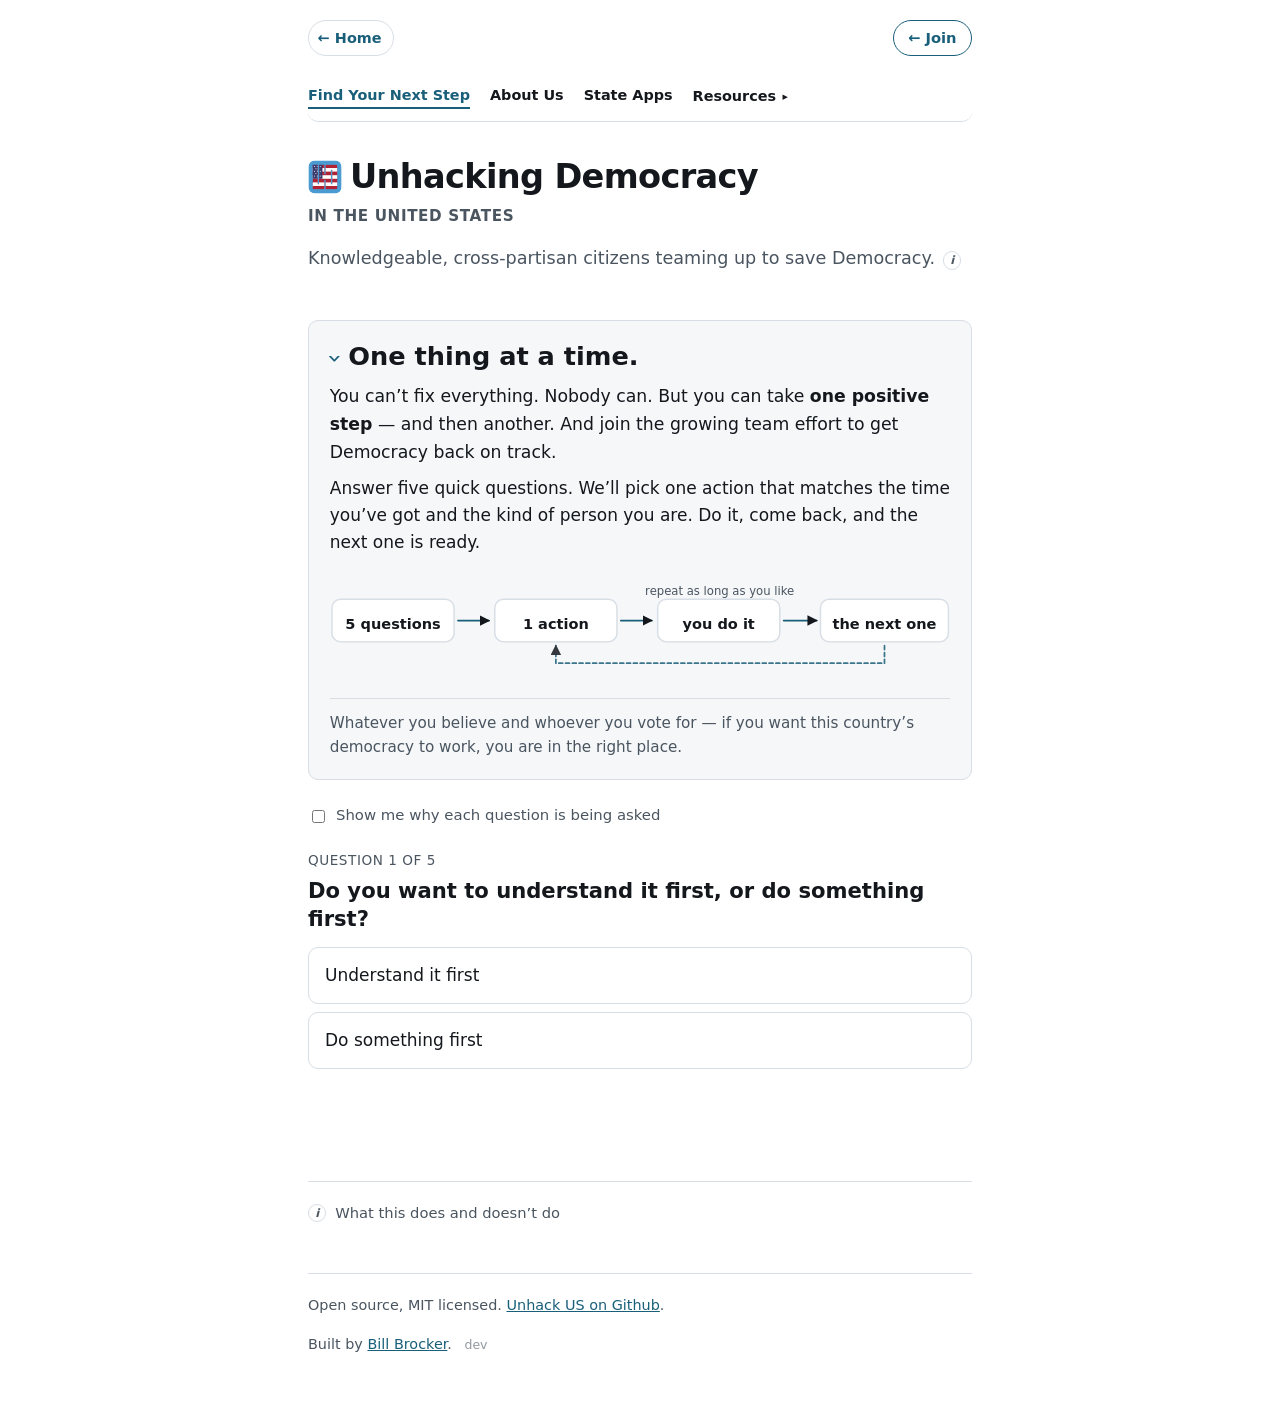
<file: web/next.html>
<!doctype html>
<html lang="en">
<head>
<meta charset="utf-8">
<meta name="viewport" content="width=device-width, initial-scale=1">
<title>Find Your Next Step — Unhacking Democracy</title>
<meta name="description" content="Too many problems and no idea where to start? Five questions, then one thing to do — chosen for the time you have, the people you know, and what actually feels like you.">
<link rel="icon" href="logo.svg">
<link rel="stylesheet" href="styles.css">

<meta property="og:type" content="website">
<meta property="og:site_name" content="Unhacking Democracy">
<meta property="og:title" content="Find Your Next Step — Unhacking Democracy">
<meta property="og:description" content="Too many problems and no idea where to start? Five questions, then one thing to do — chosen for the time you have, the people you know, and what actually feels like you.">
<meta property="og:url" content="https://unhackdemocracy.us/next.html">
<meta property="og:image" content="https://unhackdemocracy.us/social-preview.jpg">
<meta property="og:image:width" content="1200">
<meta property="og:image:height" content="1200">
<meta property="og:image:alt" content="&quot;Far More Perilous Today&quot; (AI-generated, after Leutze 1851) — George Washington stands at the prow of a boat lettered DEMOCRACY, gazing toward the Statue of Liberty, while men in top hats fire a cannon down into the ship's own deck and ordinary workers cling to the hull pressing planks over the breaches.">
<meta name="twitter:card" content="summary_large_image">
<meta name="twitter:title" content="Find Your Next Step — Unhacking Democracy">
<meta name="twitter:description" content="Too many problems and no idea where to start? Five questions, then one thing to do — chosen for the time you have, the people you know, and what actually feels like you.">
<meta name="twitter:image" content="https://unhackdemocracy.us/social-preview.jpg">
</head>
<body>

<div class="wrap">

  <div class="topline">
    <nav class="page-nav" aria-label="Breadcrumb">
      <a href="index.html">&larr; Home</a>
    </nav>
    <a class="signin" id="signin" href="https://uhdem.com/">&larr; Join</a>
  </div>

  <header>
    <nav id="site-menu" class="site-menu" hidden>
      <a href="next.html" aria-current="page">Find Your Next Step</a>
      <a href="about.html">About Us</a>
      <a href="states.html">State Apps</a>
      <div class="menu-group">
        <button type="button" class="submenu-toggle" id="resources-toggle"
                aria-expanded="false" aria-controls="resources-menu">Resources</button>
        <div id="resources-menu" class="submenu" hidden>
          <a href="resources.html">All Resources</a>
          <a href="shelf.html">The Whole Shelf</a>
          <a href="citizen-primer.html">Citizen Primer</a>
          <a href="citizenship-test.html">Citizenship Practice Test</a>
          <a href="citizenship-answers.html">Your 8 Local Answers</a>
          <a href="https://unhackyourmind.org/" rel="noopener">UnHack Your Mind &#8599;</a>
        </div>
      </div>
    </nav>
    <div class="brand-row">
      <a class="brand" href="index.html">
        <img src="logo.svg" width="34" height="34" alt="">
        <h1>Unhacking&nbsp;Democracy</h1>
      </a>
      <button type="button" class="menu-toggle" id="menu-toggle"
              aria-expanded="false" aria-controls="site-menu" aria-label="Menu">
        <span></span><span></span><span></span>
      </button>
    </div>
    <p class="subtitle">in the United States</p>
    <div class="lede-row">
      <p class="lede">Knowledgeable, cross-partisan citizens teaming up to
      save Democracy.</p>
      <details class="info">
        <summary aria-label="The fuller statement of purpose">i</summary>
        <div class="info-body">
          <p class="info-mastery">Our mission is to educate citizens on how
          democratic systems have been exploited. We provide specific,
          actionable, cross-partisan ways to help repair them. That work
          rests on three things: knowledge you can verify, strength in
          numbers, and clarity about what each of our teams is for.</p>
        </div>
      </details>
    </div>
  </header>

  <main>

    <details class="opener" id="opener" open>
      <summary><span class="opener-title">One thing at a time.</span></summary>
      <div class="opener-body">
      <p class="opener-lead">You can&rsquo;t fix everything. Nobody can. But
      you can take <strong>one positive step</strong> &mdash; and then
      another. And join the growing team effort to get Democracy back on
      track.</p>
      <p>Answer five quick questions. We&rsquo;ll pick one action that
      matches the time you&rsquo;ve got and the kind of person you are. Do
      it, come back, and the next one is ready.</p>
      <figure class="flow">
        <svg viewBox="0 0 640 104" role="img" width="100%"
             aria-labelledby="flow-title flow-desc">
          <title id="flow-title">How this works</title>
          <desc id="flow-desc">Five questions lead to one action. You do it,
          come back, and the next one is ready — the last two steps repeat.</desc>
          <defs>
            <marker id="ah" viewBox="0 0 8 8" refX="7" refY="4"
                    markerWidth="6" markerHeight="6" orient="auto">
              <path d="M0 0 L8 4 L0 8 z" fill="currentColor"/>
            </marker>
          </defs>
          <g class="flow-g">
            <rect x="2"   y="26" width="126" height="44" rx="9"/>
            <rect x="170" y="26" width="126" height="44" rx="9"/>
            <rect x="338" y="26" width="126" height="44" rx="9"/>
            <rect x="506" y="26" width="132" height="44" rx="9"/>
            <text x="65"  y="53">5 questions</text>
            <text x="233" y="53">1 action</text>
            <text x="401" y="53">you do it</text>
            <text x="572" y="53">the next one</text>
            <path class="flow-arrow" d="M132 48 H164" marker-end="url(#ah)"/>
            <path class="flow-arrow" d="M300 48 H332" marker-end="url(#ah)"/>
            <path class="flow-arrow" d="M468 48 H502" marker-end="url(#ah)"/>
            <path class="flow-loop" d="M572 74 V92 H233 V74" marker-end="url(#ah)"/>
            <text class="flow-note" x="402" y="18">repeat as long as you like</text>
          </g>
        </svg>
      </figure>

      <p class="opener-door">Whatever you believe and whoever you vote for
      &mdash; if you want this country&rsquo;s democracy to work, you are in
      the right place.</p>
      </div>
    </details>

    <div class="help-row">
      <label for="help-mode-toggle">
        <input type="checkbox" id="help-mode-toggle">
        Show me why each question is being asked
      </label>
    </div>

    <section id="record" class="record" hidden></section>

    <p class="progress" id="progress" aria-live="polite"></p>

    <section id="stage" class="stage">
      <noscript>
        <h2 class="q">This page needs JavaScript.</h2>
        <p>Everything it does happens in your browser &mdash; there is no
        account and no server &mdash; which unfortunately means there is
        nothing to show you without it. The
        <a href="resources.html">resources page</a> works without.</p>
      </noscript>
    </section>

    <section class="smallprint">
      <div class="info-row">
        <details class="info info-block">
          <summary aria-label="What this does and doesn&rsquo;t do">i</summary>
          <div class="info-body">
            <ul>
              <li><strong>Nothing you type leaves this browser.</strong> No
              account, no sign-up, no analytics on your answers, nothing
              stored on a server. Reload the page and it is all gone.</li>
              <li><strong>Everything here teaches you something you
              keep.</strong> We left off anything that was really about
              signing you up for a position. A campaign push expires in
              November; knowing how to check a claim doesn&rsquo;t.</li>
              <li><strong>The guides aren&rsquo;t ours.</strong> They come
              from <a href="https://ordinarypeopleaction.com/resources/" rel="noopener">Ordinary
              People, Extraordinary Times</a>. We didn&rsquo;t write them and
              we don&rsquo;t host them &mdash; we sorted them and decided
              which one to hand you.</li>
              <li><strong>That sorting is our opinion.</strong> We kept the
              ones that teach you something you keep, and left off policy
              asks, pledges and campaign drives &mdash; from anyone,
              ourselves included. That&rsquo;s about what this page is for,
              not about whether those things are worth doing. What we left
              off, and why, is
              <a href="https://github.com/wabrocker/unhack-root/blob/master/data/shelf.json" rel="noopener">written
              down in public</a>.</li>
              <li><strong>It doesn&rsquo;t know where you live yet.</strong>
              Most civic work is local and this first version isn&rsquo;t,
              which is a real limit rather than an oversight. It is the next
              thing we want to fix.</li>
              <li><strong>It doesn&rsquo;t read what you typed.</strong> The
              last question is for you, not for us &mdash; naming the thing
              that brought you is worth doing on its own, but this version
              doesn&rsquo;t pick based on it.</li>
              <li><strong>&ldquo;Finished it&rdquo; is your own count.</strong>
              Nobody checks and nobody is told. It is a tally you keep for
              yourself, in this browser.</li>
            </ul>
          </div>
        </details>
        <span class="info-label">What this does and doesn&rsquo;t do</span>
      </div>
    </section>

  </main>

  <footer>
    <p>
      Open source, MIT licensed.
      <a href="https://github.com/wabrocker/unhack-root" rel="noopener">Unhack US on Github</a>.
    </p>
    <p>
      Built by <a href="https://billbrocker.com" rel="noopener">Bill Brocker</a>.
      <span class="build-stamp" id="build-stamp">dev</span>
    </p>
  </footer>

</div>

<script src="shelf-data.js"></script>
<script src="next.js"></script>
<script>
// Two disclosures, not one: the menu itself, and the Resources group
// inside it. Closing the menu closes the group too, so reopening it
// never restores a half-open state the button no longer describes.
(function () {
  var btn = document.getElementById("menu-toggle");
  var menu = document.getElementById("site-menu");
  var subBtn = document.getElementById("resources-toggle");
  var sub = document.getElementById("resources-menu");

  function setSub(open) {
    if (!subBtn) return;
    subBtn.setAttribute("aria-expanded", String(open));
    sub.hidden = !open;
  }
  function setMenu(open) {
    btn.setAttribute("aria-expanded", String(open));
    menu.hidden = !open;
    if (!open) setSub(false);
  }

  btn.addEventListener("click", function () {
    setMenu(btn.getAttribute("aria-expanded") !== "true");
  });
  if (subBtn) {
    subBtn.addEventListener("click", function () {
      setSub(subBtn.getAttribute("aria-expanded") !== "true");
    });
  }
  menu.addEventListener("click", function (e) {
    if (e.target.tagName === "A") setMenu(false);
  });
  // Picking anything else on the page — a book, a link, blank space —
  // means the menu is no longer what you are using, so it gets out of
  // the way. Escape does the same from the keyboard.
  document.addEventListener("click", function (e) {
    if (menu.hidden || menu.contains(e.target) || btn.contains(e.target)) return;
    setMenu(false);
  });
  document.addEventListener("keydown", function (e) {
    if (e.key === "Escape" && !menu.hidden) { setMenu(false); btn.focus(); }
  });
  // Back and forward restore the page from memory with the menu exactly
  // as it was left — open, if it was the way you left.
  window.addEventListener("pageshow", function () { setMenu(false); });

  // Members don't need the Join link. Remembered in this browser only.
  try {
    if (/[?&]joined=1(&|$)/.test(location.search)) localStorage.setItem("uhd-joined", "1");
    if (localStorage.getItem("uhd-joined")) document.getElementById("signin").hidden = true;
  } catch (e) {}

  // The group deliberately does NOT spring open on its own pages. At
  // desktop width this panel is absolutely positioned, so opening it on
  // load dropped it straight over the site title. The button carries
  // data-section-current instead — it says "you are in here" without
  // covering anything.
})();
</script>

</body>
</html>
</file>
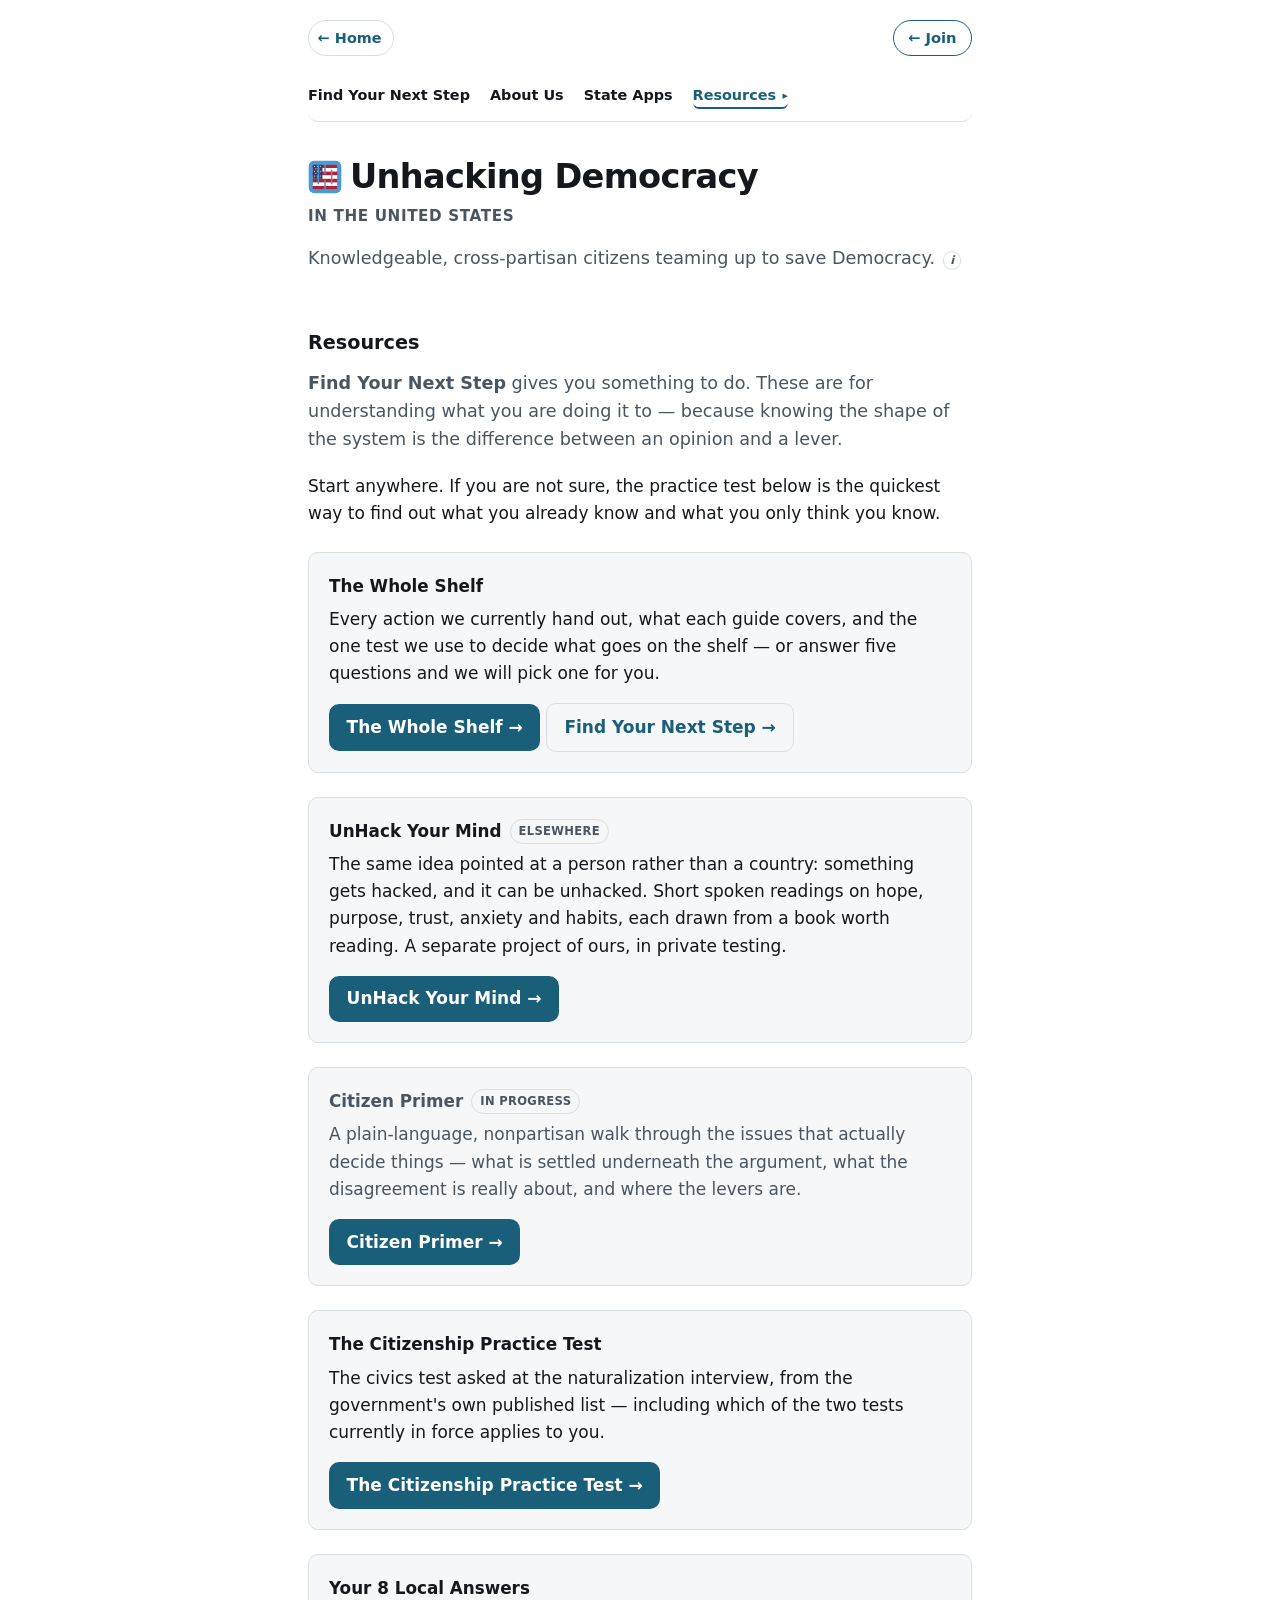
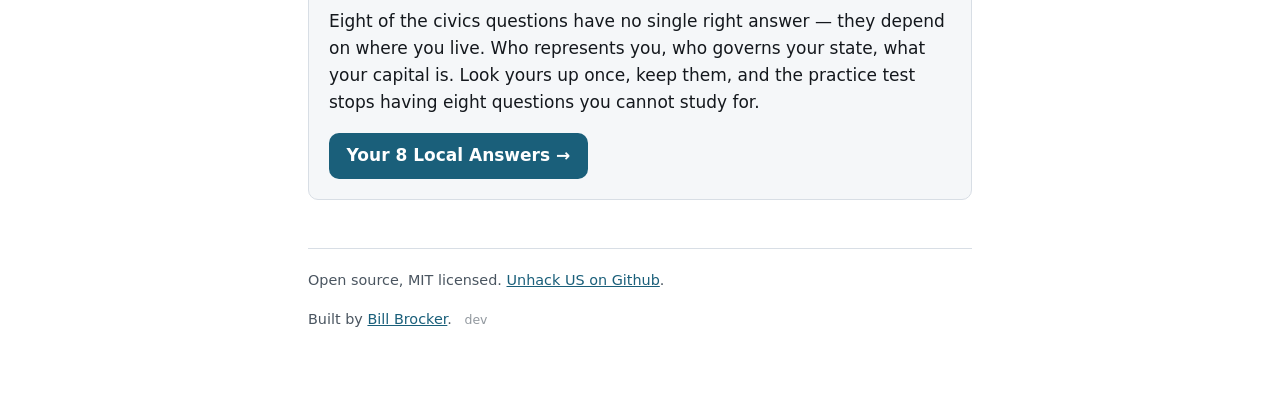
<file: web/resources.html>
<!doctype html>
<html lang="en">
<head>
<meta charset="utf-8">
<meta name="viewport" content="width=device-width, initial-scale=1">
<title>Resources — Unhacking Democracy</title>
<meta name="description" content="Learn how the system actually works — a plain-language, nonpartisan primer on the issues, and a study tool for the naturalization civics test.">
<link rel="icon" href="logo.svg">
<link rel="stylesheet" href="styles.css">

<meta property="og:type" content="website">
<meta property="og:site_name" content="Unhacking Democracy">
<meta property="og:title" content="Resources — Unhacking Democracy">
<meta property="og:description" content="Learn how the system actually works — a plain-language, nonpartisan primer on the issues, and a study tool for the naturalization civics test.">
<meta property="og:url" content="https://unhackdemocracy.us/resources.html">
<meta property="og:image" content="https://unhackdemocracy.us/social-preview.jpg">
<meta property="og:image:width" content="1200">
<meta property="og:image:height" content="1200">
<meta property="og:image:alt" content="&quot;Far More Perilous Today&quot; (AI-generated, after Leutze 1851) — George Washington stands at the prow of a boat lettered DEMOCRACY, gazing toward the Statue of Liberty, while men in top hats fire a cannon down into the ship's own deck and ordinary workers cling to the hull pressing planks over the breaches.">
<meta name="twitter:card" content="summary_large_image">
<meta name="twitter:title" content="Resources — Unhacking Democracy">
<meta name="twitter:description" content="Learn how the system actually works — a plain-language, nonpartisan primer on the issues, and a study tool for the naturalization civics test.">
<meta name="twitter:image" content="https://unhackdemocracy.us/social-preview.jpg">
</head>
<body>

<div class="wrap">

  <div class="topline">
    <nav class="page-nav" aria-label="Breadcrumb">
      <a href="index.html">&larr; Home</a>
    </nav>
    <a class="signin" id="signin" href="https://uhdem.com/">&larr; Join</a>
  </div>

  <header>
    <nav id="site-menu" class="site-menu" hidden>
      <a href="next.html">Find Your Next Step</a>
      <a href="about.html">About Us</a>
      <a href="states.html">State Apps</a>
      <div class="menu-group">
        <button type="button" class="submenu-toggle" id="resources-toggle"
                aria-expanded="false" aria-controls="resources-menu" data-section-current="">Resources</button>
        <div id="resources-menu" class="submenu" hidden>
          <a href="resources.html" aria-current="page">All Resources</a>
          <a href="shelf.html">The Whole Shelf</a>
          <a href="citizen-primer.html">Citizen Primer</a>
          <a href="citizenship-test.html">Citizenship Practice Test</a>
          <a href="citizenship-answers.html">Your 8 Local Answers</a>
          <a href="https://unhackyourmind.org/" rel="noopener">UnHack Your Mind &#8599;</a>
        </div>
      </div>
    </nav>
    <div class="brand-row">
      <a class="brand" href="index.html">
        <img src="logo.svg" width="34" height="34" alt="">
        <h1>Unhacking&nbsp;Democracy</h1>
      </a>
      <button type="button" class="menu-toggle" id="menu-toggle"
              aria-expanded="false" aria-controls="site-menu" aria-label="Menu">
        <span></span><span></span><span></span>
      </button>
    </div>
    <p class="subtitle">in the United States</p>
    <div class="lede-row">
      <p class="lede">Knowledgeable, cross-partisan citizens teaming up to
      save Democracy.</p>
      <details class="info">
        <summary aria-label="The fuller statement of purpose">i</summary>
        <div class="info-body">
          <p class="info-mastery">Our mission is to educate citizens on how
          democratic systems have been exploited. We provide specific,
          actionable, cross-partisan ways to help repair them. That work
          rests on three things: knowledge you can verify, strength in
          numbers, and clarity about what each of our teams is for.</p>
        </div>
      </details>
    </div>
  </header>


  <h2>Resources</h2>

  <p class="lede">
    <strong>Find Your Next Step</strong> gives you something to do. These
    are for understanding what you are doing it to &mdash; because knowing
    the shape of the system is the difference between an opinion and a
    lever.
  </p>

  <p>Start anywhere. If you are not sure, the practice test below is the
  quickest way to find out what you already know and what you only think
  you know.</p>

  <div class="card">
    <h3>The Whole Shelf</h3>
    <p>Every action we currently hand out, what each guide covers, and the
    one test we use to decide what goes on the shelf &mdash; or answer five
    questions and we will pick one for you.</p>
    <a class="btn" href="shelf.html">The Whole Shelf &rarr;</a>
    <a class="btn btn-quiet" href="next.html">Find Your Next Step &rarr;</a>
  </div>

  <div class="card">
    <h3>UnHack Your Mind <span class="badge soft">Elsewhere</span></h3>
    <p>The same idea pointed at a person rather than a country: something
    gets hacked, and it can be unhacked. Short spoken readings on hope,
    purpose, trust, anxiety and habits, each drawn from a book worth reading.
    A separate project of ours, in private testing.</p>
    <a class="btn" href="https://unhackyourmind.org/" rel="noopener">UnHack Your Mind &rarr;</a>
  </div>

  <div class="card pending">
    <h3>Citizen Primer <span class="badge soft">In progress</span></h3>
    <p>A plain-language, nonpartisan walk through the issues that
    actually decide things — what is settled underneath the argument,
    what the disagreement is really about, and where the levers are.</p>
    <a class="btn" href="citizen-primer.html">Citizen Primer &rarr;</a>
  </div>

  <div class="card">
    <h3>The Citizenship Practice Test</h3>
    <p>The civics test asked at the naturalization interview, from the
    government's own published list — including which of the two tests
    currently in force applies to you.</p>
    <a class="btn" href="citizenship-test.html">The Citizenship Practice Test &rarr;</a>
  </div>

  <div class="card">
    <h3>Your 8 Local Answers</h3>
    <p>Eight of the civics questions have no single right answer &mdash; they
    depend on where you live. Who represents you, who governs your state,
    what your capital is. Look yours up once, keep them, and the practice
    test stops having eight questions you cannot study for.</p>
    <a class="btn" href="citizenship-answers.html">Your 8 Local Answers &rarr;</a>
  </div>

  <footer>
    <p>
      Open source, MIT licensed.
      <a href="https://github.com/wabrocker/unhack-root" rel="noopener">Unhack US on Github</a>.
    </p>
    <p>
      Built by <a href="https://billbrocker.com" rel="noopener">Bill Brocker</a>.
      <span class="build-stamp" id="build-stamp">dev</span>
    </p>
  </footer>

</div>

<script>
// Two disclosures, not one: the menu itself, and the Resources group
// inside it. Closing the menu closes the group too, so reopening it
// never restores a half-open state the button no longer describes.
(function () {
  var btn = document.getElementById("menu-toggle");
  var menu = document.getElementById("site-menu");
  var subBtn = document.getElementById("resources-toggle");
  var sub = document.getElementById("resources-menu");

  function setSub(open) {
    if (!subBtn) return;
    subBtn.setAttribute("aria-expanded", String(open));
    sub.hidden = !open;
  }
  function setMenu(open) {
    btn.setAttribute("aria-expanded", String(open));
    menu.hidden = !open;
    if (!open) setSub(false);
  }

  btn.addEventListener("click", function () {
    setMenu(btn.getAttribute("aria-expanded") !== "true");
  });
  if (subBtn) {
    subBtn.addEventListener("click", function () {
      setSub(subBtn.getAttribute("aria-expanded") !== "true");
    });
  }
  menu.addEventListener("click", function (e) {
    if (e.target.tagName === "A") setMenu(false);
  });
  // Picking anything else on the page — a book, a link, blank space —
  // means the menu is no longer what you are using, so it gets out of
  // the way. Escape does the same from the keyboard.
  document.addEventListener("click", function (e) {
    if (menu.hidden || menu.contains(e.target) || btn.contains(e.target)) return;
    setMenu(false);
  });
  document.addEventListener("keydown", function (e) {
    if (e.key === "Escape" && !menu.hidden) { setMenu(false); btn.focus(); }
  });
  // Back and forward restore the page from memory with the menu exactly
  // as it was left — open, if it was the way you left.
  window.addEventListener("pageshow", function () { setMenu(false); });

  // Members don't need the Join link. Remembered in this browser only.
  try {
    if (/[?&]joined=1(&|$)/.test(location.search)) localStorage.setItem("uhd-joined", "1");
    if (localStorage.getItem("uhd-joined")) document.getElementById("signin").hidden = true;
  } catch (e) {}

  // The group deliberately does NOT spring open on its own pages. At
  // desktop width this panel is absolutely positioned, so opening it on
  // load dropped it straight over the site title. The button carries
  // data-section-current instead — it says "you are in here" without
  // covering anything.
})();
</script>

</body>
</html>
</file>
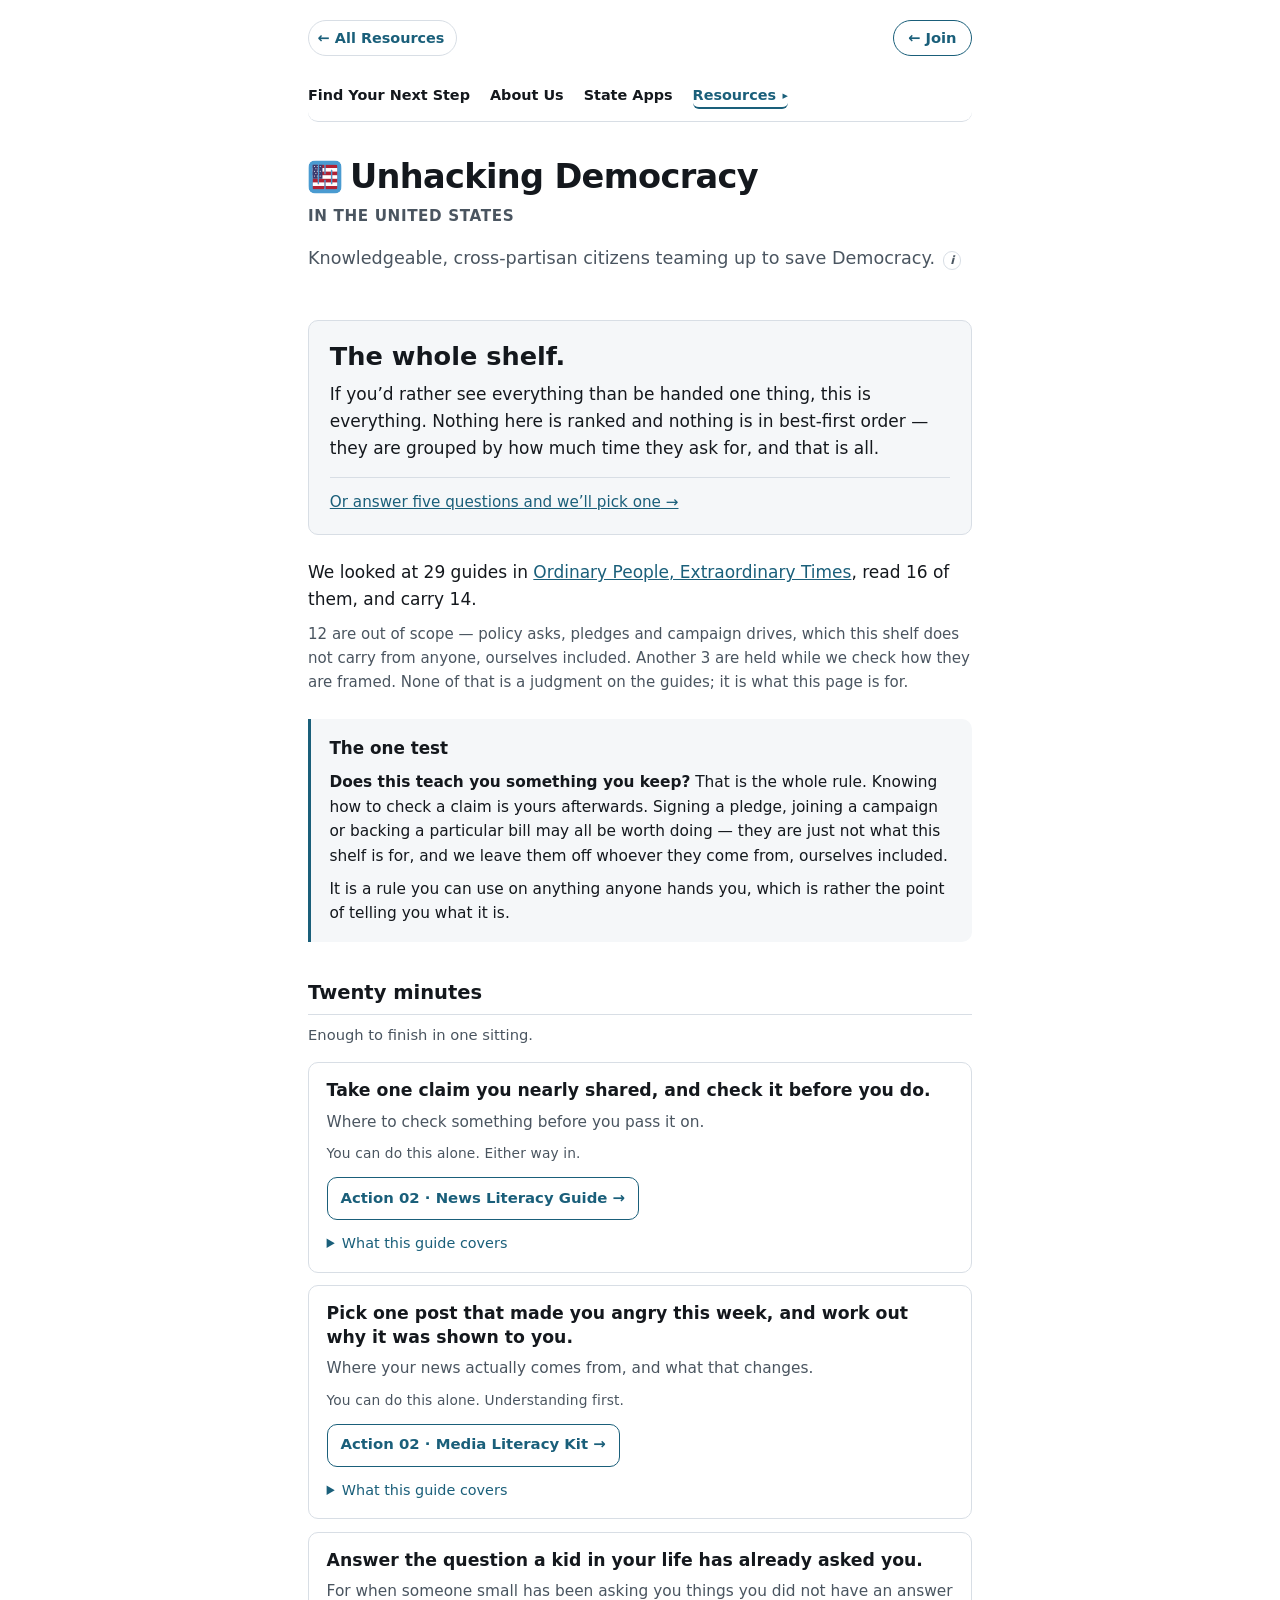
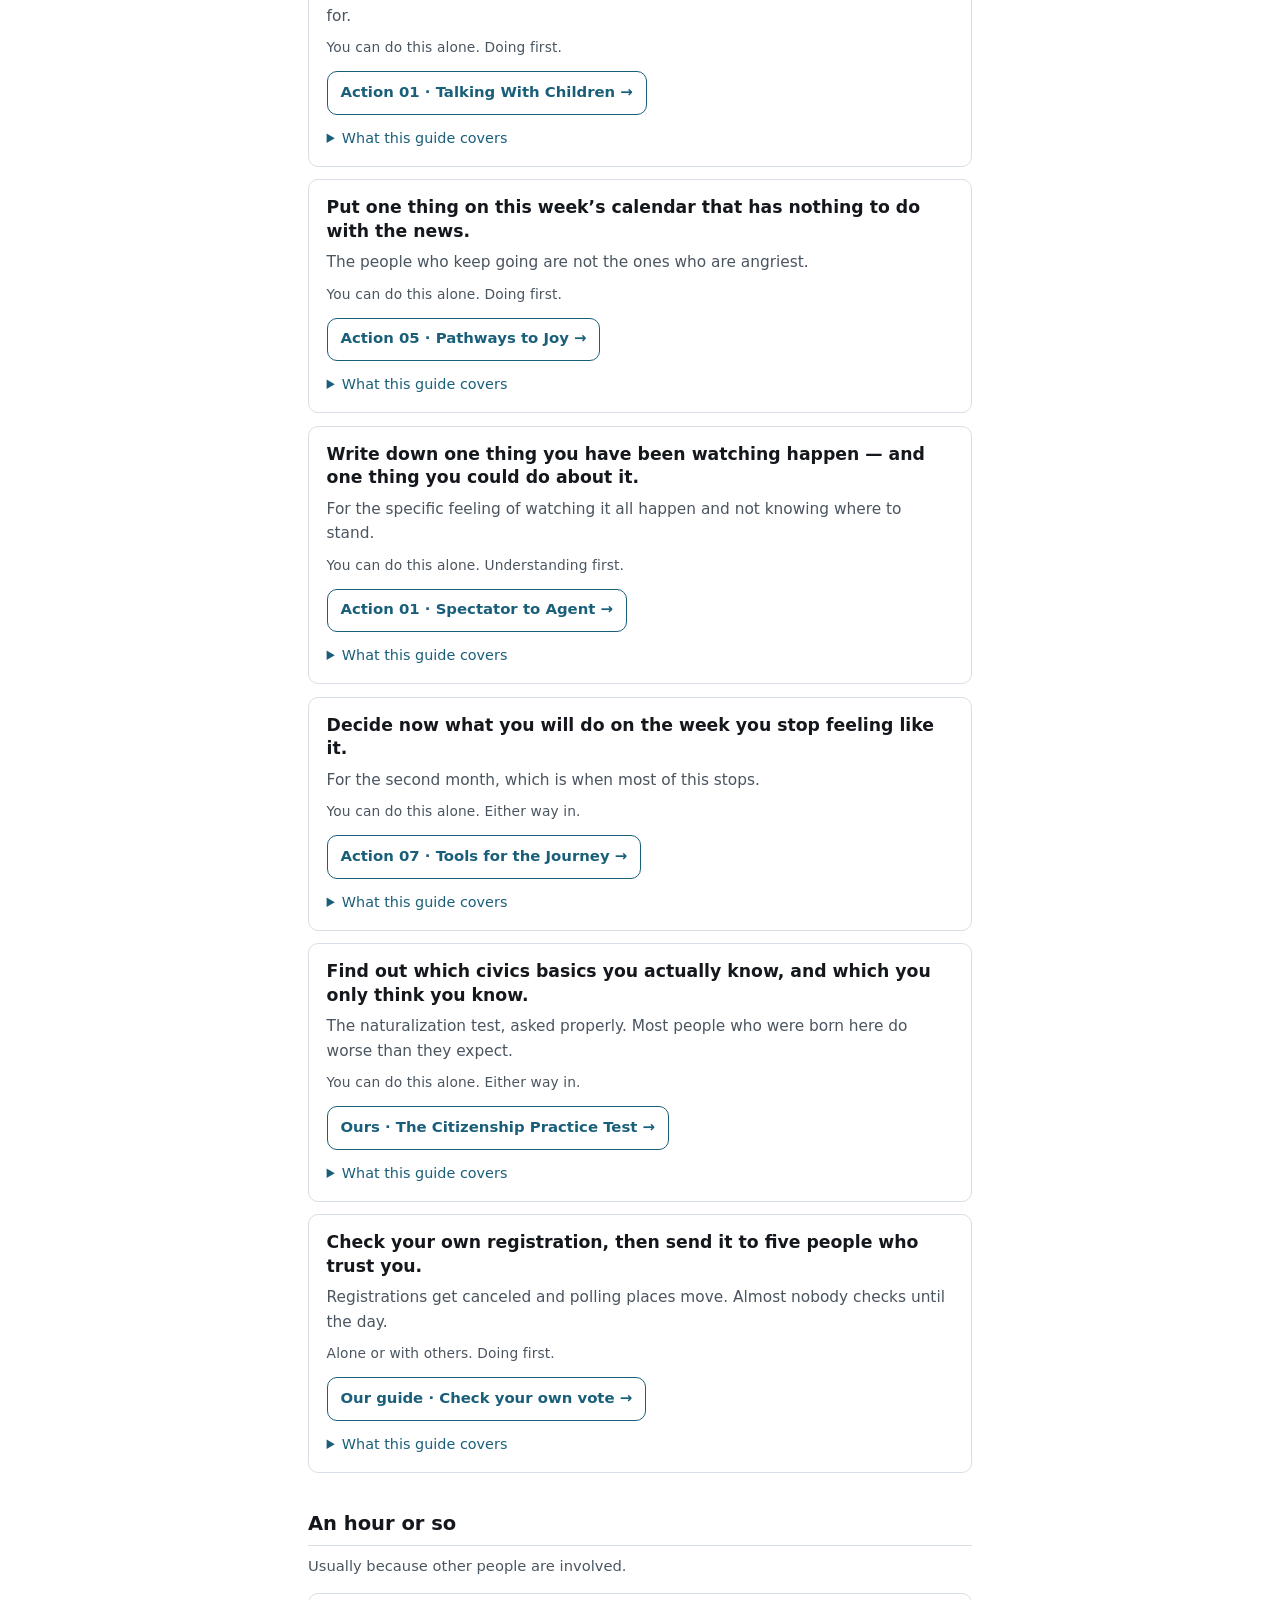
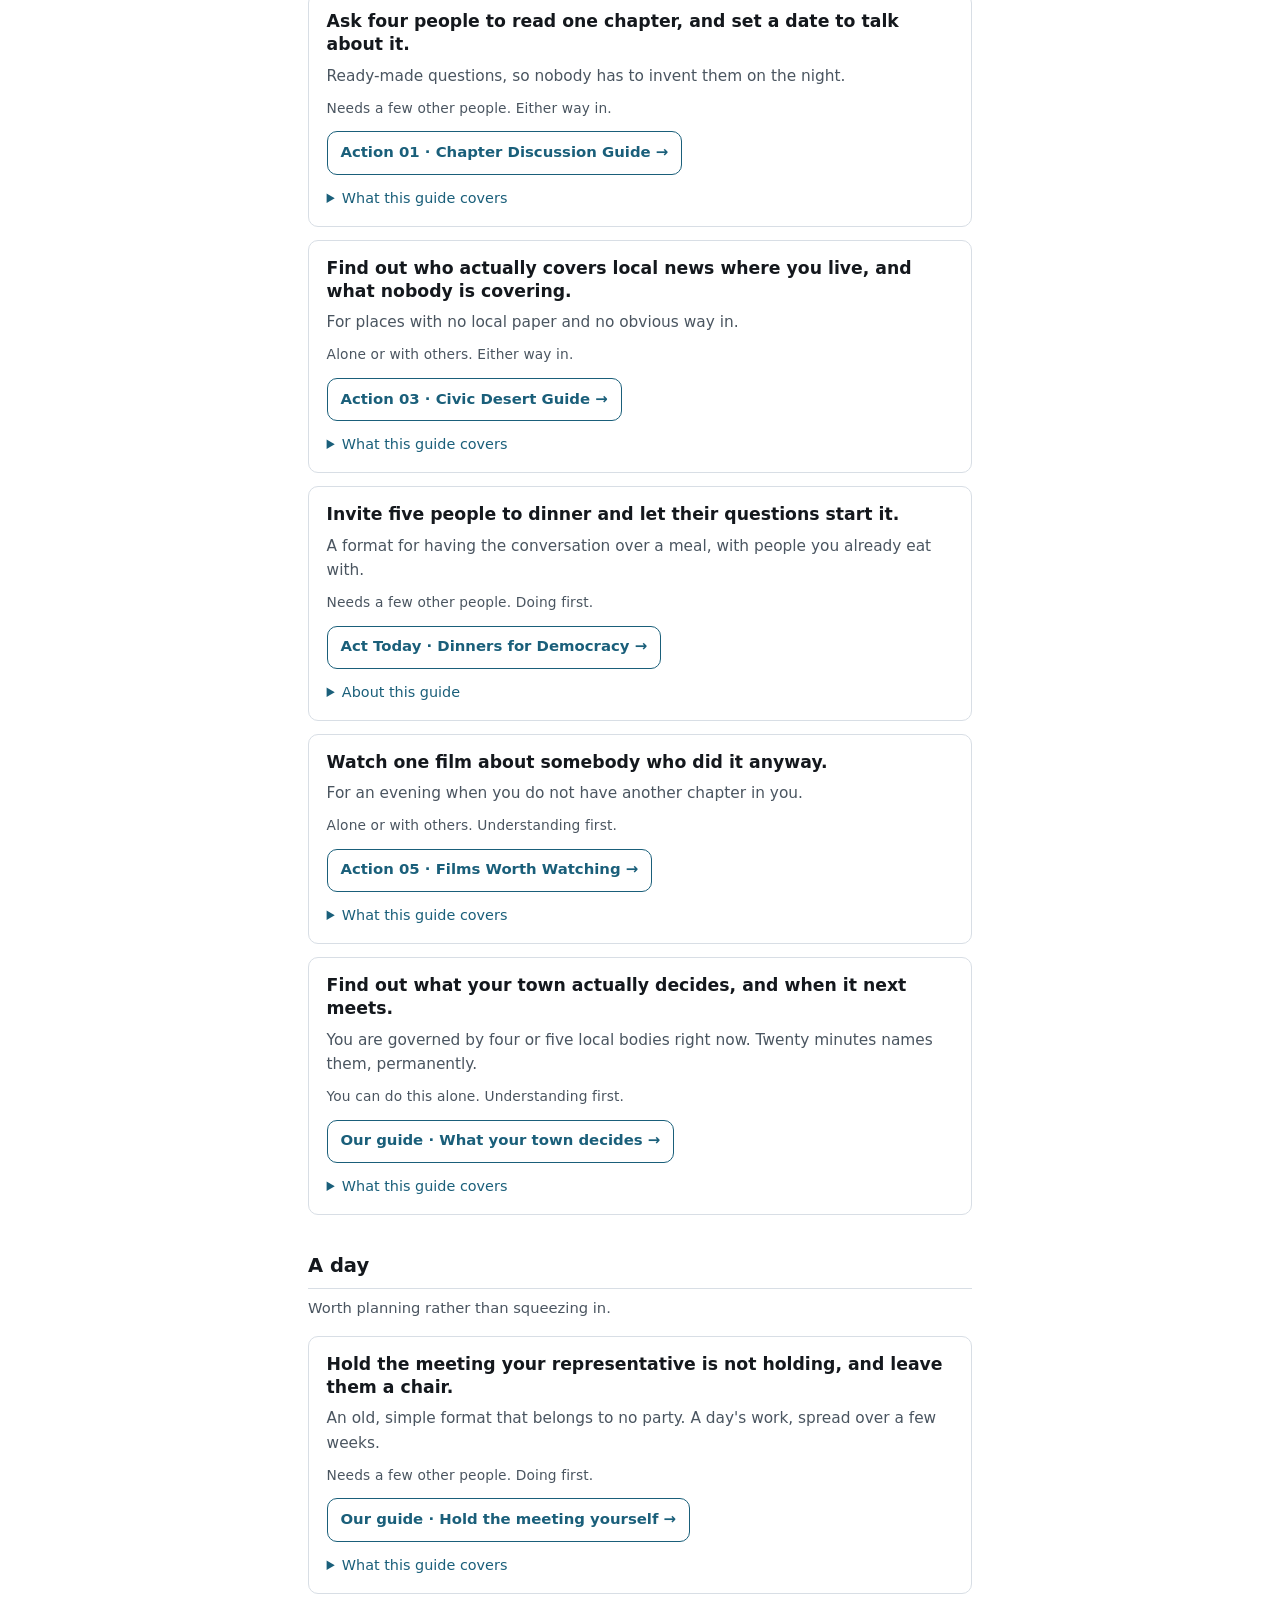
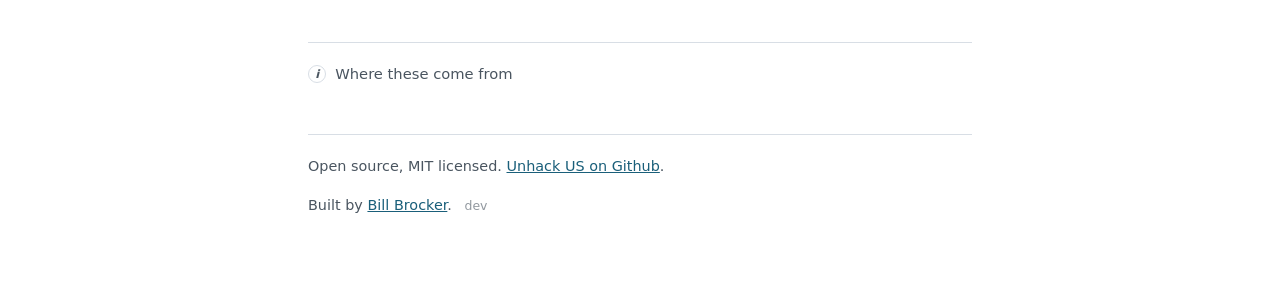
<file: web/shelf.html>
<!doctype html>
<html lang="en">
<head>
<meta charset="utf-8">
<meta name="viewport" content="width=device-width, initial-scale=1">
<title>The Whole Shelf — Unhacking Democracy</title>
<meta name="description" content="Everything on the shelf, what each guide covers, and the one test we used to decide what goes on it.">
<link rel="icon" href="logo.svg">
<link rel="stylesheet" href="styles.css">

<meta property="og:type" content="website">
<meta property="og:site_name" content="Unhacking Democracy">
<meta property="og:title" content="The Whole Shelf — Unhacking Democracy">
<meta property="og:description" content="Everything on the shelf, what each guide covers, and the one test we used to decide what goes on it.">
<meta property="og:url" content="https://unhackdemocracy.us/shelf.html">
<meta property="og:image" content="https://unhackdemocracy.us/social-preview.jpg">
<meta property="og:image:width" content="1200">
<meta property="og:image:height" content="1200">
<meta property="og:image:alt" content="&quot;Far More Perilous Today&quot; (AI-generated, after Leutze 1851) — George Washington stands at the prow of a boat lettered DEMOCRACY, gazing toward the Statue of Liberty, while men in top hats fire a cannon down into the ship's own deck and ordinary workers cling to the hull pressing planks over the breaches.">
<meta name="twitter:card" content="summary_large_image">
<meta name="twitter:title" content="The Whole Shelf — Unhacking Democracy">
<meta name="twitter:description" content="Everything on the shelf, what each guide covers, and the one test we used to decide what goes on it.">
<meta name="twitter:image" content="https://unhackdemocracy.us/social-preview.jpg">
</head>
<body>

<div class="wrap">

  <div class="topline">
    <nav class="page-nav" aria-label="Breadcrumb">
      <a href="resources.html">&larr; All Resources</a>
    </nav>
    <a class="signin" id="signin" href="https://uhdem.com/">&larr; Join</a>
  </div>

  <header>
    <nav id="site-menu" class="site-menu" hidden>
      <a href="next.html">Find Your Next Step</a>
      <a href="about.html">About Us</a>
      <a href="states.html">State Apps</a>
      <div class="menu-group">
        <button type="button" class="submenu-toggle" id="resources-toggle"
                aria-expanded="false" aria-controls="resources-menu" data-section-current="">Resources</button>
        <div id="resources-menu" class="submenu" hidden>
          <a href="resources.html">All Resources</a>
          <a href="shelf.html" aria-current="page">The Whole Shelf</a>
          <a href="citizen-primer.html">Citizen Primer</a>
          <a href="citizenship-test.html">Citizenship Practice Test</a>
          <a href="citizenship-answers.html">Your 8 Local Answers</a>
          <a href="https://unhackyourmind.org/" rel="noopener">UnHack Your Mind &#8599;</a>
        </div>
      </div>
    </nav>
    <div class="brand-row">
      <a class="brand" href="index.html">
        <img src="logo.svg" width="34" height="34" alt="">
        <h1>Unhacking&nbsp;Democracy</h1>
      </a>
      <button type="button" class="menu-toggle" id="menu-toggle"
              aria-expanded="false" aria-controls="site-menu" aria-label="Menu">
        <span></span><span></span><span></span>
      </button>
    </div>
    <p class="subtitle">in the United States</p>
    <div class="lede-row">
      <p class="lede">Knowledgeable, cross-partisan citizens teaming up to
      save Democracy.</p>
      <details class="info">
        <summary aria-label="The fuller statement of purpose">i</summary>
        <div class="info-body">
          <p class="info-mastery">Our mission is to educate citizens on how
          democratic systems have been exploited. We provide specific,
          actionable, cross-partisan ways to help repair them. That work
          rests on three things: knowledge you can verify, strength in
          numbers, and clarity about what each of our teams is for.</p>
        </div>
      </details>
    </div>
  </header>

  <main>

    <section class="opener">
      <h2>The whole shelf.</h2>
      <p>If you&rsquo;d rather see everything than be handed one thing, this
      is everything. Nothing here is ranked and nothing is in best-first
      order &mdash; they are grouped by how much time they ask for, and that
      is all.</p>
      <p class="opener-door"><a href="next.html">Or answer five questions and
      we&rsquo;ll pick one &rarr;</a></p>
    </section>

    <section class="counts" id="counts">
      <noscript><p>This page builds itself from the shelf, so it needs
      JavaScript. The guides themselves are at
      <a href="https://ordinarypeopleaction.com/resources/" rel="noopener">ordinarypeopleaction.com</a>.</p></noscript>
    </section>

    <section class="the-test">
      <h3>The one test</h3>
      <p><strong>Does this teach you something you keep?</strong> That is the
      whole rule. Knowing how to check a claim is yours afterwards. Signing a
      pledge, joining a campaign or backing a particular bill may all be worth
      doing &mdash; they are just not what this shelf is for, and we leave
      them off whoever they come from, ourselves included.</p>
      <p>It is a rule you can use on anything anyone hands you, which is
      rather the point of telling you what it is.</p>
    </section>

    <div id="shelf"></div>

    <section class="smallprint">
      <div class="info-row">
        <details class="info info-block">
          <summary aria-label="Where these come from">i</summary>
          <div class="info-body">
            <ul>
              <li><strong>The guides aren&rsquo;t ours.</strong> They come
              from <a href="https://ordinarypeopleaction.com/resources/" rel="noopener">Ordinary
              People, Extraordinary Times</a>. We didn&rsquo;t write them and
              we don&rsquo;t host them.</li>
              <li><strong>The sorting is our opinion</strong>, and it is
              <a href="https://github.com/wabrocker/unhack-root/blob/master/data/shelf.json" rel="noopener">written
              down in public</a> so you can disagree with it specifically
              rather than vaguely.</li>
              <li><strong>One collection, so far.</strong> A shelf built from
              a single publisher inherits that publisher&rsquo;s view of
              things. Widening it is the next real job.</li>
              <li><strong>Nothing here tracks you.</strong> No account, no
              analytics on what you open.</li>
            </ul>
          </div>
        </details>
        <span class="info-label">Where these come from</span>
      </div>
    </section>

  </main>

  <footer>
    <p>
      Open source, MIT licensed.
      <a href="https://github.com/wabrocker/unhack-root" rel="noopener">Unhack US on Github</a>.
    </p>
    <p>
      Built by <a href="https://billbrocker.com" rel="noopener">Bill Brocker</a>.
      <span class="build-stamp" id="build-stamp">dev</span>
    </p>
  </footer>

</div>

<script src="shelf-data.js"></script>
<script src="shelf.js"></script>
<script>
// Two disclosures, not one: the menu itself, and the Resources group
// inside it. Closing the menu closes the group too, so reopening it
// never restores a half-open state the button no longer describes.
(function () {
  var btn = document.getElementById("menu-toggle");
  var menu = document.getElementById("site-menu");
  var subBtn = document.getElementById("resources-toggle");
  var sub = document.getElementById("resources-menu");

  function setSub(open) {
    if (!subBtn) return;
    subBtn.setAttribute("aria-expanded", String(open));
    sub.hidden = !open;
  }
  function setMenu(open) {
    btn.setAttribute("aria-expanded", String(open));
    menu.hidden = !open;
    if (!open) setSub(false);
  }

  btn.addEventListener("click", function () {
    setMenu(btn.getAttribute("aria-expanded") !== "true");
  });
  if (subBtn) {
    subBtn.addEventListener("click", function () {
      setSub(subBtn.getAttribute("aria-expanded") !== "true");
    });
  }
  menu.addEventListener("click", function (e) {
    if (e.target.tagName === "A") setMenu(false);
  });
  // Picking anything else on the page — a book, a link, blank space —
  // means the menu is no longer what you are using, so it gets out of
  // the way. Escape does the same from the keyboard.
  document.addEventListener("click", function (e) {
    if (menu.hidden || menu.contains(e.target) || btn.contains(e.target)) return;
    setMenu(false);
  });
  document.addEventListener("keydown", function (e) {
    if (e.key === "Escape" && !menu.hidden) { setMenu(false); btn.focus(); }
  });
  // Back and forward restore the page from memory with the menu exactly
  // as it was left — open, if it was the way you left.
  window.addEventListener("pageshow", function () { setMenu(false); });

  // Members don't need the Join link. Remembered in this browser only.
  try {
    if (/[?&]joined=1(&|$)/.test(location.search)) localStorage.setItem("uhd-joined", "1");
    if (localStorage.getItem("uhd-joined")) document.getElementById("signin").hidden = true;
  } catch (e) {}

  // The group deliberately does NOT spring open on its own pages. At
  // desktop width this panel is absolutely positioned, so opening it on
  // load dropped it straight over the site title. The button carries
  // data-section-current instead — it says "you are in here" without
  // covering anything.
})();
</script>

</body>
</html>
</file>
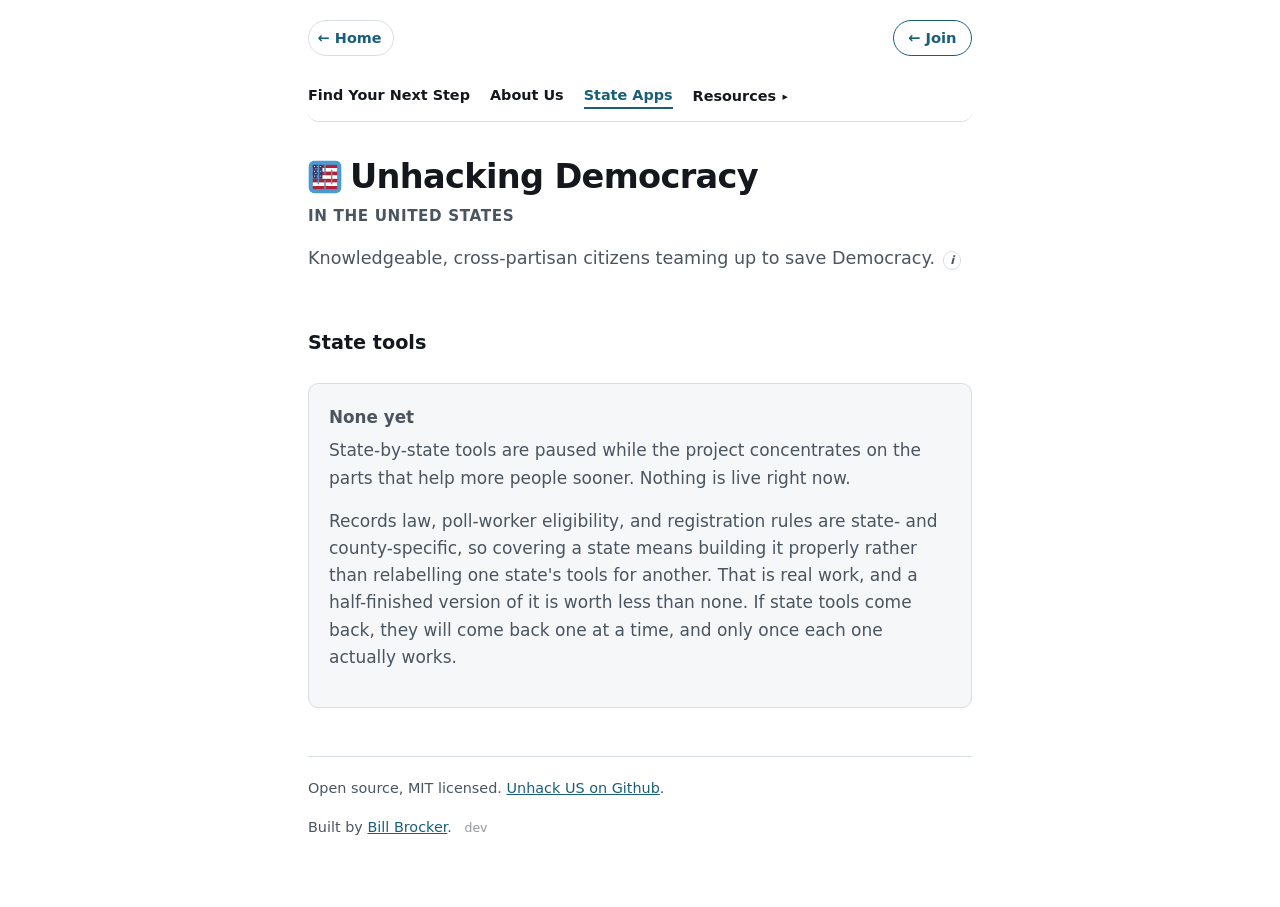
<file: web/states.html>
<!doctype html>
<html lang="en">
<head>
<meta charset="utf-8">
<meta name="viewport" content="width=device-width, initial-scale=1">
<title>State apps — Unhacking Democracy</title>
<meta name="description" content="State-by-state civic tools are paused. Nothing half-finished ships — a state goes live only once it actually works.">
<link rel="icon" href="logo.svg">
<link rel="stylesheet" href="styles.css">

<meta property="og:type" content="website">
<meta property="og:site_name" content="Unhacking Democracy">
<meta property="og:title" content="State apps — Unhacking Democracy">
<meta property="og:description" content="State-by-state civic tools are paused. Nothing half-finished ships — a state goes live only once it actually works.">
<meta property="og:url" content="https://unhackdemocracy.us/states.html">
<meta property="og:image" content="https://unhackdemocracy.us/social-preview.jpg">
<meta property="og:image:width" content="1200">
<meta property="og:image:height" content="1200">
<meta property="og:image:alt" content="&quot;Far More Perilous Today&quot; (AI-generated, after Leutze 1851) — George Washington stands at the prow of a boat lettered DEMOCRACY, gazing toward the Statue of Liberty, while men in top hats fire a cannon down into the ship's own deck and ordinary workers cling to the hull pressing planks over the breaches.">
<meta name="twitter:card" content="summary_large_image">
<meta name="twitter:title" content="State apps — Unhacking Democracy">
<meta name="twitter:description" content="State-by-state civic tools are paused. Nothing half-finished ships — a state goes live only once it actually works.">
<meta name="twitter:image" content="https://unhackdemocracy.us/social-preview.jpg">
</head>
<body>

<div class="wrap">

  <div class="topline">
    <nav class="page-nav" aria-label="Breadcrumb">
      <a href="index.html">&larr; Home</a>
    </nav>
    <a class="signin" id="signin" href="https://uhdem.com/">&larr; Join</a>
  </div>

  <header>
    <nav id="site-menu" class="site-menu" hidden>
      <a href="next.html">Find Your Next Step</a>
      <a href="about.html">About Us</a>
      <a href="states.html" aria-current="page">State Apps</a>
      <div class="menu-group">
        <button type="button" class="submenu-toggle" id="resources-toggle"
                aria-expanded="false" aria-controls="resources-menu">Resources</button>
        <div id="resources-menu" class="submenu" hidden>
          <a href="resources.html">All Resources</a>
          <a href="shelf.html">The Whole Shelf</a>
          <a href="citizen-primer.html">Citizen Primer</a>
          <a href="citizenship-test.html">Citizenship Practice Test</a>
          <a href="citizenship-answers.html">Your 8 Local Answers</a>
          <a href="https://unhackyourmind.org/" rel="noopener">UnHack Your Mind &#8599;</a>
        </div>
      </div>
    </nav>
    <div class="brand-row">
      <a class="brand" href="index.html">
        <img src="logo.svg" width="34" height="34" alt="">
        <h1>Unhacking&nbsp;Democracy</h1>
      </a>
      <button type="button" class="menu-toggle" id="menu-toggle"
              aria-expanded="false" aria-controls="site-menu" aria-label="Menu">
        <span></span><span></span><span></span>
      </button>
    </div>
    <p class="subtitle">in the United States</p>
    <div class="lede-row">
      <p class="lede">Knowledgeable, cross-partisan citizens teaming up to
      save Democracy.</p>
      <details class="info">
        <summary aria-label="The fuller statement of purpose">i</summary>
        <div class="info-body">
          <p class="info-mastery">Our mission is to educate citizens on how
          democratic systems have been exploited. We provide specific,
          actionable, cross-partisan ways to help repair them. That work
          rests on three things: knowledge you can verify, strength in
          numbers, and clarity about what each of our teams is for.</p>
        </div>
      </details>
    </div>
  </header>


  <h2>State tools</h2>

  <div class="state-card pending">
    <h3>None yet</h3>
    <p>State-by-state tools are paused while the project concentrates on
    the parts that help more people sooner. Nothing is live right now.</p>
    <p>Records law, poll-worker eligibility, and registration rules are
    state- and county-specific, so covering a state means building it
    properly rather than relabelling one state's tools for another.
    That is real work, and a half-finished version of it is worth less
    than none. If state tools come back, they will come back one at a
    time, and only once each one actually works.</p>
  </div>

  <footer>
    <p>
      Open source, MIT licensed.
      <a href="https://github.com/wabrocker/unhack-root" rel="noopener">Unhack US on Github</a>.
    </p>
    <p>
      Built by <a href="https://billbrocker.com" rel="noopener">Bill Brocker</a>.
      <span class="build-stamp" id="build-stamp">dev</span>
    </p>
  </footer>

</div>

<script>
// Two disclosures, not one: the menu itself, and the Resources group
// inside it. Closing the menu closes the group too, so reopening it
// never restores a half-open state the button no longer describes.
(function () {
  var btn = document.getElementById("menu-toggle");
  var menu = document.getElementById("site-menu");
  var subBtn = document.getElementById("resources-toggle");
  var sub = document.getElementById("resources-menu");

  function setSub(open) {
    if (!subBtn) return;
    subBtn.setAttribute("aria-expanded", String(open));
    sub.hidden = !open;
  }
  function setMenu(open) {
    btn.setAttribute("aria-expanded", String(open));
    menu.hidden = !open;
    if (!open) setSub(false);
  }

  btn.addEventListener("click", function () {
    setMenu(btn.getAttribute("aria-expanded") !== "true");
  });
  if (subBtn) {
    subBtn.addEventListener("click", function () {
      setSub(subBtn.getAttribute("aria-expanded") !== "true");
    });
  }
  menu.addEventListener("click", function (e) {
    if (e.target.tagName === "A") setMenu(false);
  });
  // Picking anything else on the page — a book, a link, blank space —
  // means the menu is no longer what you are using, so it gets out of
  // the way. Escape does the same from the keyboard.
  document.addEventListener("click", function (e) {
    if (menu.hidden || menu.contains(e.target) || btn.contains(e.target)) return;
    setMenu(false);
  });
  document.addEventListener("keydown", function (e) {
    if (e.key === "Escape" && !menu.hidden) { setMenu(false); btn.focus(); }
  });
  // Back and forward restore the page from memory with the menu exactly
  // as it was left — open, if it was the way you left.
  window.addEventListener("pageshow", function () { setMenu(false); });

  // Members don't need the Join link. Remembered in this browser only.
  try {
    if (/[?&]joined=1(&|$)/.test(location.search)) localStorage.setItem("uhd-joined", "1");
    if (localStorage.getItem("uhd-joined")) document.getElementById("signin").hidden = true;
  } catch (e) {}

  // The group deliberately does NOT spring open on its own pages. At
  // desktop width this panel is absolutely positioned, so opening it on
  // load dropped it straight over the site title. The button carries
  // data-section-current instead — it says "you are in here" without
  // covering anything.
})();
</script>

</body>
</html>
</file>
<file: web/styles.css>
/* Same visual language as fl.unhackdemocracy.us on purpose — one project,
   not two products. Deliberately plain: legibility over personality. */

:root {
  color-scheme: light dark;

  --ink: #14181d;
  --ink-soft: #4a5560;
  --line: #d8dee5;
  --bg: #ffffff;
  --bg-soft: #f5f7f9;
  --accent: #1a5f7a;
  --warn: #8a5a00;
  --ok: #1d6b3f;
  --bad: #9b2c2c;
  --radius: 10px;
}

@media (prefers-color-scheme: dark) {
  :root {
    --ink: #f0f4f8;
    --ink-soft: #b9c6d2;
    --line: #333c46;
    --bg: #12161a;
    --bg-soft: #1a2027;
    --accent: #8ecae6;
    --warn: #e8b866;
    --ok: #74d99f;
    --bad: #f08a8a;
  }
}

* { box-sizing: border-box; }

body {
  margin: 0;
  background: var(--bg);
  color: var(--ink);
  font: 17px/1.6 system-ui, -apple-system, "Segoe UI", sans-serif;
}

.wrap { max-width: 44rem; margin: 0 auto; padding: 1.25rem; }

.brand-row {
  display: flex; align-items: center; justify-content: space-between;
  flex-wrap: wrap; gap: .5rem .75rem; margin-top: 1.75rem;
}
.brand {
  display: flex; align-items: center; gap: .5rem; min-width: 0;
  text-decoration: none; color: inherit;
}
.brand img { border-radius: 8px; display: block; flex: none; width: 34px; height: 34px; }
.brand h1 { margin: 0; min-width: 0; }

.menu-toggle {
  flex: none; width: 34px; height: 34px; padding: 0;
  display: flex; flex-direction: column; align-items: center;
  justify-content: center; gap: 4px;
  background: transparent; border: 1px solid var(--line);
  border-radius: var(--radius); cursor: pointer;
}
.menu-toggle span { width: 16px; height: 2px; background: var(--ink); display: block; }
.menu-toggle:hover { border-color: var(--accent); }
.menu-toggle[aria-expanded="true"] { border-color: var(--accent); }

.site-menu[hidden] { display: none; }
.site-menu a { font-weight: 600; font-size: .9rem; color: var(--ink); text-decoration: none; }

/* Narrow screens: a real dropdown panel, not the same bar the wide
   layout uses — anchored top-right near the button that opens it,
   stacked vertically, boxed so it reads as a menu rather than a
   second row of tabs. */
header { position: relative; }
.site-menu {
  position: absolute; top: 0; right: 0; z-index: 10;
  display: flex; flex-direction: column; gap: .1rem;
  min-width: 9rem; padding: .4rem;
  background: var(--bg); border: 1px solid var(--line);
  border-radius: var(--radius);
  box-shadow: 0 4px 16px rgba(0, 0, 0, .12);
}
.site-menu a { padding: .5rem .6rem; border-radius: 6px; }
.site-menu a:hover { background: var(--bg-soft); color: var(--accent); }

/* Wide screens: tabs are always visible inline above the title instead —
   no toggle needed. The [hidden] attribute stays on the element either
   way (JS doesn't know about the viewport); this override just wins
   visually above the breakpoint. */
@media (min-width: 40rem) {
  .menu-toggle { display: none; }
  /* Both branches, matching (not exceeding) the base rule's specificity
     of .site-menu[hidden] — a plain .site-menu here loses to that base
     rule regardless of source order, which is exactly the bug this
     caused: tabs stuck invisible at desktop width. :not([hidden]) covers
     resizing wider while the mobile dropdown happens to be open. */
  .site-menu[hidden],
  .site-menu:not([hidden]) {
    display: flex; position: static; flex-direction: row; gap: 1.25rem;
    min-width: 0; margin: 1.75rem 0 0; padding: 0 0 .75rem;
    background: none; border: none; border-bottom: 1px solid var(--line);
    box-shadow: none;
  }
  .site-menu[hidden] a, .site-menu:not([hidden]) a { padding: 0; border-radius: 0; }
  .site-menu[hidden] a:hover, .site-menu:not([hidden]) a:hover { background: none; }
}

/* clamp rather than a fixed size: at narrow widths a fixed 2.1rem
   doesn't wrap (it's one flex child in .brand-row) and pushes the
   menu-toggle button off-screen to the right. */
h1 { font-size: clamp(1.15rem, 5.2vw, 2.1rem); margin: 0 0 .25rem; letter-spacing: -.02em; }
.subtitle {
  color: var(--ink-soft); margin: 0 0 1rem;
  font-size: .95rem; font-weight: 600;
  text-transform: uppercase; letter-spacing: .04em;
}
h2 { font-size: 1.2rem; margin: 2.25rem 0 .6rem; }
h3 { font-size: 1.05rem; margin: 0 0 .4rem; }

.lede { color: var(--ink-soft); margin: 0 0 1.25rem; font-size: 1.1rem; }

/* Epigraph — the why, above the hero. Added 2026-09-20. */
.epigraph {
  margin: 0 0 1.5rem;
  padding: 1.25rem 1.25rem 1.1rem;
  background: var(--bg-soft);
  border-left: 4px solid var(--accent);
  border-radius: var(--radius);
}
.epigraph blockquote { margin: 0; }
.epigraph p { margin: 0 0 .6rem; font-size: 1.06rem; line-height: 1.6; }
.epigraph p:last-of-type { margin-bottom: 0; }
.epigraph .turn { color: var(--ink-soft); }
.epigraph .decide { color: var(--ink); font-weight: 600; }
.epigraph figcaption {
  margin-top: .85rem; font-size: .9rem; color: var(--ink-soft);
}
@media (max-width: 480px) {
  .epigraph { padding: 1rem; }
  .epigraph p { font-size: 1rem; }
}

.hero-art { margin: 0 0 1.5rem; }
.hero-art img {
  display: block; width: 100%; height: auto;
  border-radius: var(--radius); border: 1px solid var(--line);
}
.hero-art figcaption {
  margin-top: .5rem; font-size: .85rem; color: var(--ink-soft);
  font-style: italic; text-align: right;
}
.note { color: var(--ink-soft); font-size: .92rem; margin: 1em 0; }

p { margin: 0 0 1rem; }
ul { margin: 0 0 1rem; padding-left: 1.2rem; }
li { margin-bottom: .35rem; }

a { color: var(--accent); }

.principles {
  display: grid; grid-template-columns: 1fr 1fr; gap: 1rem;
  margin: 1.5rem 0;
}
@media (max-width: 32rem) {
  .principles { grid-template-columns: 1fr; }
}
.principles > div {
  padding: .9rem 1rem; background: var(--bg-soft);
  border-radius: var(--radius); border-left: 3px solid var(--accent);
}
.principles h3 { font-size: .95rem; margin: 0 0 .35rem; }
.principles p { font-size: .92rem; color: var(--ink-soft); margin: 0; }

.state-card, .card {
  margin: 1.5rem 0; padding: 1.25rem;
  background: var(--bg-soft); border: 1px solid var(--line);
  border-radius: var(--radius);
}
.state-card.live, .card.live { border-left: 3px solid var(--accent); }
.state-card h3, .card h3 { display: flex; align-items: center; gap: .5rem; font-size: 1.05rem; }
.badge {
  font-size: .72rem; font-weight: 700; letter-spacing: .03em;
  text-transform: uppercase; padding: .15rem .5rem; border-radius: 999px;
  background: var(--accent); color: var(--bg);
}
.badge.soft { background: transparent; color: var(--ink-soft); border: 1px solid var(--line); }

/* Where a claim on the page comes from, small and out of the way. */
.source { font-size: .85rem; color: var(--ink-soft); margin-top: .9rem; }

.state-card ul, .card ul { font-size: .92rem; margin: .6rem 0 1rem; }

.btn {
  display: inline-block; font: inherit; font-weight: 700;
  padding: .6rem 1.1rem; border-radius: var(--radius);
  background: var(--accent); color: var(--bg); text-decoration: none;
}
.btn:hover { filter: brightness(1.1); }

.state-card.pending, .card.pending { color: var(--ink-soft); }
.state-card.pending h3, .card.pending h3 { color: var(--ink-soft); }

footer {
  border-top: 1px solid var(--line); margin-top: 3rem;
  color: var(--ink-soft); font-size: .9rem; padding: 1.25rem 0 2rem;
}
footer a { color: var(--accent); }

/* ---- Section menu, second level ----------------------------------
   Resources is a group of pages rather than one page, so it is a
   disclosure button inside the menu rather than a link. Both layouts
   have to work: on narrow screens the submenu is an indented list
   inside the dropdown panel, on wide screens it is its own panel
   hanging below the tab. */
.menu-group { display: flex; flex-direction: column; gap: .1rem; }

.submenu-toggle {
  font: inherit; font-weight: 600; font-size: .9rem; color: var(--ink);
  background: none; border: 0; cursor: pointer; text-align: left;
  padding: .5rem .6rem; border-radius: 6px;
  display: flex; align-items: center; gap: .4rem;
}
.submenu-toggle:hover { background: var(--bg-soft); color: var(--accent); }
/* Which way the caret points is the only state cue the button has, so
   it is driven by aria-expanded rather than a second class that could
   drift out of step with it. */
.submenu-toggle::after { content: "\25B8"; font-size: .75em; }
.submenu-toggle[aria-expanded="true"]::after { content: "\25BE"; }

.submenu[hidden] { display: none; }
.submenu { display: flex; flex-direction: column; gap: .1rem; padding-left: .6rem; }

/* The page you are on, marked in the menu itself — and the group it
   belongs to marked too, so a child page still shows up in a collapsed
   menu without the panel having to open over the page to prove it. */
.site-menu a[aria-current="page"] { color: var(--accent); }
.submenu-toggle[data-section-current] { color: var(--accent); }

@media (min-width: 40rem) {
  .menu-group { position: relative; flex-direction: row; }
  .submenu-toggle { padding: 0; }
  .submenu-toggle:hover { background: none; }
  .submenu:not([hidden]) {
    position: absolute; top: calc(100% + .75rem); left: 0; z-index: 10;
    min-width: 11rem; padding: .4rem;
    background: var(--bg); border: 1px solid var(--line);
    border-radius: var(--radius);
    box-shadow: 0 4px 16px rgba(0, 0, 0, .12);
  }
  /* Matching (not exceeding) the specificity of the wide-screen rule
     that strips padding from menu links, then winning on source order —
     the same trick the .site-menu[hidden] override documents above. */
  .site-menu .submenu a { padding: .5rem .6rem; border-radius: 6px; }
  .site-menu .submenu a:hover { background: var(--bg-soft); }
  .site-menu a[aria-current="page"],
  .submenu-toggle[data-section-current] { border-bottom: 2px solid var(--accent); }
  .site-menu .submenu a[aria-current="page"] { border-bottom: 0; }
}

/* ---- Where you are, and the way back ------------------------------
   Every page below the root says what it is and offers its parent. The
   root has no parent, so it has no bar at all rather than a disabled
   one. */
.page-nav { margin: 0 0 1.25rem; font-size: .9rem; }
.page-nav a {
  display: inline-flex; align-items: center; gap: .35rem;
  color: var(--accent); text-decoration: none; font-weight: 600;
  padding: .35rem .7rem .35rem .55rem;
  border: 1px solid var(--line); border-radius: 999px;
}
.page-nav a:hover { background: var(--bg-soft); border-color: var(--accent); }


/* ---- Civics quiz ---------------------------------------------------
   Deliberately plainer than the rest of the site is playful. The people
   using this are adults preparing for a government interview, and a
   study tool that looks like a game is a study tool they will not
   trust with something that matters. */
.gate-buttons { display: flex; flex-direction: column; gap: .6rem; align-items: flex-start; }
.btn.ghost { background: none; color: var(--accent); border: 1px solid var(--line); }
.btn.ghost:hover { background: var(--bg-soft); filter: none; }

.bar { margin: 1.5rem 0 1rem; }
.bar-track { height: 6px; background: var(--bg-soft); border: 1px solid var(--line); border-radius: 999px; overflow: hidden; }
.bar-fill { height: 100%; width: 0; background: var(--accent); transition: width .3s ease; }
.bar-text { margin: .5rem 0 0; font-size: .85rem; color: var(--ink-soft); }

.q-meta { margin: 0 0 .3rem; font-size: .78rem; font-weight: 700; letter-spacing: .04em;
          text-transform: uppercase; color: var(--ink-soft); }
.q-text { font-size: 1.15rem; line-height: 1.4; margin: 0 0 1rem; }

.q-options { display: flex; flex-direction: column; gap: .5rem; }
.q-option {
  font: inherit; text-align: left; cursor: pointer;
  padding: .7rem .9rem; border-radius: var(--radius);
  border: 1px solid var(--line); background: var(--bg); color: var(--ink);
}
.q-option:hover:not(:disabled) { border-color: var(--accent); background: var(--bg-soft); }
.q-option:disabled { cursor: default; opacity: .75; }
/* The right answer is always revealed, including when it was picked —
   the correction is the part that teaches, so it never gets skipped. */
.q-option.is-right { border-color: var(--ok); color: var(--ok); font-weight: 700; opacity: 1; }
.q-option.is-wrong { border-color: var(--bad); color: var(--bad); text-decoration: line-through; opacity: 1; }

.q-feedback:not(:empty) { margin-top: 1.1rem; padding-top: 1rem; border-top: 1px solid var(--line); }
.fb-verdict { margin: 0 0 .4rem; font-weight: 800; }
.q-feedback.ok .fb-verdict { color: var(--ok); }
.q-feedback.no .fb-verdict { color: var(--bad); }
.fb-answer { margin: 0 0 .4rem; font-weight: 700; }
.fb-also { margin: 0 0 .9rem; font-size: .9rem; color: var(--ink-soft); }
.q-need { margin: -.6rem 0 .8rem; font-size: .85rem; font-weight: 700; color: var(--accent); }
.q-need:empty { display: none; }
/* True/false (Bill, 2026-10-22): the proposed answer, then two buttons. */
.tf-claim { margin: 0 0 .9rem; padding: .7rem .9rem; border-left: 3px solid var(--accent); background: var(--bg-soft, #f3f5f7); border-radius: 0 8px 8px 0; font-weight: 600; }
.tf-options { flex-direction: row; }
.tf-options .q-option { flex: 1; text-align: center; }
/* The premise, under the title: practice is how you learn. */
.premise { margin: -.4rem 0 1rem; color: var(--ink-soft); font-size: .95rem; max-width: 40rem; }

/* A fold, for material that has to be present but must not compete with
   the thing the page is for. <details> rather than script: it works with
   JavaScript off, it is keyboard-operable for free, and find-in-page
   still reaches inside a closed one in current browsers. */
.fold > summary {
  cursor: pointer; font-weight: 700; font-size: 1.05rem;
  list-style: none; display: flex; align-items: center; gap: .5rem;
}
.fold > summary::-webkit-details-marker { display: none; }
.fold > summary::before { content: "\25B8"; font-size: .8em; color: var(--ink-soft); }
.fold[open] > summary::before { content: "\25BE"; }
.fold > summary:hover { color: var(--accent); }
.fold > *:not(summary) { margin-top: .9rem; }

.find-group { margin: 1rem 0 0; padding-top: .9rem; border-top: 1px solid var(--line); }
.find-group:first-child { border-top: 0; padding-top: 0; }
.find-qs { margin: 0 0 .5rem; padding-left: 1.1rem; font-size: .95rem; }
.find-where { margin: 0; font-size: .88rem; color: var(--ink-soft); }

/* Progress against the real pass mark, not against an abstract 100%. Two
   segments — learned, and started-but-not-yet-learned — plus a tick at the
   point where a 20-question draw would be expected to pass. */
.bar-track { position: relative; }
.bar-started, .bar-learned {
  position: absolute; top: 0; left: 0; height: 100%; transition: width .3s ease;
}
.bar-started { background: var(--line); }
.bar-learned { background: var(--accent); }
.bar-mark {
  position: absolute; top: -3px; width: 2px; height: calc(100% + 6px);
  background: var(--ink-soft); opacity: .8;
}
.bar-counts { margin: .5rem 0 .15rem; font-size: .85rem; color: var(--ink-soft); }
.bar-verdict { margin: 0; font-size: .85rem; color: var(--ink-soft); }
.bar-verdict.ready { color: var(--ok); font-weight: 700; }

/* Says which test this is, without standing in front of it. */
.notice { margin: 1.25rem 0 .5rem; padding: .8rem 1rem;
          border-left: 3px solid var(--accent); background: var(--bg-soft);
          border-radius: 0 var(--radius) var(--radius) 0; }
.notice > p { margin: 0 0 .4rem; font-size: .92rem; }
.fold.small > summary { font-size: .88rem; font-weight: 600; }
.fold.small > *:not(summary) { margin-top: .5rem; font-size: .9rem; }

/* The numbers, and an "i" that explains them without taking three lines
   of the page to do it. <details> again rather than script: keyboard
   operable for free, and it works with JavaScript off. */
.bar-counts { display: flex; align-items: center; gap: .4rem;
              margin: .5rem 0 0; font-size: .85rem; color: var(--ink-soft); }
/* The panel is anchored to its ROW, not to the icon. Anchoring to the icon
   put a 293px panel at x=262 inside a 375px phone, running 180px off the
   right edge — you had to scroll sideways to read a help popup. The rows
   below are the content column, so left:0/right:0 makes the panel exactly
   as wide as the text it explains, at any screen size. */
.info { display: inline-flex; }
.h2-row, .bar-counts, .mix-row, .lede-row { position: relative; }
.info > summary {
  cursor: pointer; list-style: none;
  width: 1.15rem; height: 1.15rem; border-radius: 50%;
  border: 1px solid var(--line); color: var(--ink-soft);
  font-size: .72rem; font-weight: 800; font-style: italic;
  display: flex; align-items: center; justify-content: center;
}
.info > summary::-webkit-details-marker { display: none; }
.info > summary:hover { border-color: var(--accent); color: var(--accent); }
.info-body {
  position: absolute; top: calc(100% + .4rem); left: 0; right: 0; z-index: 20;
  width: auto; padding: .85rem 1rem;
  background: var(--bg); border: 1px solid var(--line);
  border-radius: var(--radius); box-shadow: 0 6px 20px rgba(0,0,0,.14);
}
.info-body .bar-verdict { margin: 0 0 .6rem; }
.info-mastery { margin: 0; font-size: .85rem; color: var(--ink-soft); line-height: 1.5; }

/* Recall questions: no options to pick from, so the answers are a list and
   the verdict is your own. */
.recall-answers { margin: .5rem 0 1rem; padding-left: 1.2rem;
                  font-size: .95rem; columns: 2; column-gap: 1.5rem; }
.recall-answers li { break-inside: avoid; margin-bottom: .2rem; }
@media (max-width: 520px) { .recall-answers { columns: 1; } }
.recall-judge { display: flex; gap: .6rem; flex-wrap: wrap; }

.recall-entry { display: flex; gap: .6rem; flex-wrap: wrap; align-items: center; }
.recall-input {
  font: inherit; flex: 1 1 16rem; min-width: 0;
  padding: .6rem .8rem; border-radius: var(--radius);
  border: 1px solid var(--line); background: var(--bg); color: var(--ink);
}
.recall-input:focus { outline: 2px solid var(--accent); outline-offset: 1px; }
.fb-typed { margin: 0 0 .7rem; font-size: .95rem; color: var(--ink-soft); }
.fb-typed::before { content: ""; }

/* The recall control sits with the progress numbers rather than buried in
   an explainer — it is a dial people will want to move mid-session, and
   three clicks to reach a preference is three too many. */
.mix-row { display: flex; align-items: center; gap: .5rem; margin: .45rem 0 0; }
.mix-label { font-size: .85rem; color: var(--ink-soft); font-weight: 600; }
.seg { display: inline-flex; border: 1px solid var(--line);
       border-radius: 999px; overflow: hidden; }
.seg label { margin: 0; cursor: pointer; }
.seg input { position: absolute; opacity: 0; width: 0; height: 0; }
.seg span {
  display: block; padding: .22rem .7rem; font-size: .8rem; font-weight: 600;
  color: var(--ink-soft); border-left: 1px solid var(--line);
}
.seg label:first-child span { border-left: 0; }
.seg label:hover span { background: var(--bg-soft); color: var(--accent); }
.seg input:checked + span { background: var(--accent); color: var(--bg); }
.seg input:focus-visible + span { outline: 2px solid var(--accent); outline-offset: -2px; }
.mix-effect { margin: .5rem 0 0; font-size: .8rem; color: var(--ink-soft); }

/* ---- Touch devices have no hover, and pretending otherwise breaks them.
   iOS applies :hover on tap and LEAVES IT THERE until you tap something
   else. So the tap that dismissed one question paints a hover state onto
   whatever lands under that spot next — and the first tap on an element
   whose appearance changes on hover gets swallowed revealing that state
   rather than activating it.
   
   Reported from an iPhone: the fifth option looked different from the rest
   and would not take a tap, then "looked like the previous 3" once another
   option was tapped. Not a rendering quirk — an unpickable answer.
   
   `hover: none` matches devices where hovering is not possible, so pointer
   devices keep every one of these. */
@media (hover: none) {
  .site-menu a:hover { background: none; color: var(--ink); }
  .site-menu a[aria-current="page"]:hover { color: var(--accent); }
  .submenu-toggle:hover { background: none; color: var(--ink); }
  .submenu-toggle[data-section-current]:hover { color: var(--accent); }
  .site-menu .submenu a:hover { background: none; }
  .btn:hover { filter: none; }
  .btn.ghost:hover { background: none; }
  .page-nav a:hover { background: none; border-color: var(--line); }
  .fold > summary:hover { color: inherit; }
  .info > summary:hover { border-color: var(--line); color: var(--ink-soft); }
  .q-option:hover:not(:disabled) { border-color: var(--line); background: var(--bg); }
  .seg label:hover span { background: none; color: var(--ink-soft); }
  .seg input:checked + span { background: var(--accent); color: var(--bg); }
}

/* The heading's own top margin has to move to the ROW. Centering a flex
   line centers each item's MARGIN box, so an h2 carrying 36px above it
   sits 18px lower than the round badge beside it — measured, not guessed,
   after `align-items: center` alone made the badge look dropped from the
   other direction. */
.h2-row { display: flex; align-items: center; gap: .5rem; margin: 2.25rem 0 .6rem; }
.h2-row h2 { margin: 0; }

/* The masthead keeps one short sentence; the fuller statement of purpose
   sits behind the icon beside it. Same bargain as everywhere else on this
   page — say the thing in a breath, and let anyone who wants the whole
   argument ask for it. */
.lede-row { display: flex; align-items: baseline; gap: .5rem; }
.lede-row .lede { margin-bottom: 1.25rem; }

/* ---- Exam mode -----------------------------------------------------
   Plainer than practice on purpose. Practice is a place to be helped;
   this is a place to be measured, and it should not feel like the same
   room. */
.exam-brief { margin: .5rem 0 1.2rem; padding-left: 1.1rem; font-size: .93rem; }
.exam-brief li { margin-bottom: .5rem; }
.exam-note { font-size: .85rem; color: var(--ink-soft); margin: .8rem 0; }
.btn.small { padding: .35rem .75rem; font-size: .85rem; }

.exam-item { border-top: 1px solid var(--line); padding: 1rem 0 .4rem; }
.exam-q { font-weight: 700; margin: 0 0 .5rem; }
.exam-foot {
  display: flex; align-items: center; justify-content: space-between;
  gap: 1rem; flex-wrap: wrap;
  border-top: 1px solid var(--line); margin-top: 1rem; padding-top: 1rem;
}
#exam-tally { font-size: .85rem; color: var(--ink-soft); }
.recall-judge .btn.chosen { outline: 2px solid var(--accent); outline-offset: 2px; }

.exam-verdict { font-size: 1.3rem; margin: 0 0 .3rem; }
.exam-verdict.pass { color: var(--ok); }
.exam-verdict.fail { color: var(--bad); }
.exam-big { font-size: 1.05rem; font-weight: 700; margin: 0 0 .8rem; }
.exam-history { list-style: none; padding: 0; font-size: .9rem; }
.exam-history li { padding: .25rem 0; border-bottom: 1px solid var(--line); }
.exam-history li.pass { color: var(--ok); font-weight: 700; }

/* ---- The quiet default --------------------------------------------
   Options off is the shipping state: answer questions, nothing else.
   Three of the four info buttons hide with it. The fourth — beside the
   heading — never hides, because it is the only thing on the page that
   says WHICH test this is, and somebody who filed before 20 October 2025
   sits a different one. A warning that can be switched off is not a
   warning. */
.opt-row { display: flex; flex-wrap: wrap; align-items: center; gap: .5rem; margin: .1rem 0 .9rem; }
.opt-row .btn { white-space: nowrap; }
.info-ref {
  display: inline-flex; align-items: center; justify-content: center;
  width: 1.05em; height: 1.05em; border: 1px solid var(--line);
  border-radius: 50%; font-size: .8em; font-style: italic; font-weight: 700;
  color: var(--ink-soft); vertical-align: middle;
}
/* Options off hides the DIALS, not just their explanations. Hiding an info
   circle while leaving the control it explains is the worst of both: a
   knob with no label. Both rows go — Typing and Test — and whatever
   Typing was last set to still applies, silently. */
body:not(.options-on) .bar-counts > .info,
body:not(.options-on) .mix-row { display: none; }

/* ---- Your Eight Answers --------------------------------------------
   Roomier than the quiz. People arrive here to do a small amount of
   careful work with another website open beside them, often on a phone,
   often not reading in their first language. */
.plain { font-size: 1rem; line-height: 1.65; margin: 0 0 .8rem; }
.plain-small { font-size: .88rem; color: var(--ink-soft); margin: .6rem 0 0; }
.step { margin-bottom: 1.1rem; }
.step h3 { font-size: 1.05rem; margin-bottom: .5rem; }
.step-note {
  border-left: 3px solid var(--accent); background: var(--bg-soft);
  padding: .6rem .8rem; margin: 0 0 .9rem; font-size: .95rem;
  border-radius: 0 var(--radius) var(--radius) 0;
}
#place { font: inherit; padding: .55rem .7rem; border-radius: var(--radius);
         border: 1px solid var(--line); background: var(--bg); color: var(--ink);
         max-width: 100%; }
.field { margin-top: .9rem; }
.field label, .field-q { display: block; font-weight: 700; font-size: .95rem; margin-bottom: .35rem; }
.field .recall-input { width: 100%; }
.cap-answer { font-size: 1.15rem; font-weight: 800; color: var(--accent); margin: 0; }

.sheet { border: 2px solid var(--accent); }
.sheet-list { margin: 1rem 0; }
.sheet-list dt { font-weight: 700; font-size: .92rem; margin-top: .8rem; }
.sheet-list dd { margin: .15rem 0 0; font-size: 1.05rem; }
.sheet-list dd.empty { color: var(--ink-soft); font-style: italic; font-size: .92rem; }

/* Printing gives you the sheet and nothing else — the steps have been
   done by then, and a printout of instructions is not what you carry. */
@media print {
  header, .page-nav, .signin, .site-menu, footer, .source,
  #place-step, #steps, .card:not(.sheet), .sheet .btn { display: none; }
  .sheet { border: 0; padding: 0; }
  body { background: #fff; color: #000; }
}
.find-go { margin: 1rem 0 .2rem; }
/* How to find the answer once the other site is open. It sits under the
   button because that is the moment it is needed. */
.step-how { margin: .8rem 0 0; font-size: .95rem; line-height: 1.6;
            color: var(--ink-soft); }
.step-tip { margin: .6rem 0 0; font-size: .95rem; line-height: 1.6;
            border-left: 3px solid var(--ok); background: var(--bg-soft);
            padding: .55rem .75rem; border-radius: 0 var(--radius) var(--radius) 0; }

/* Grouped fields, so returning from another site lands on the boxes. */
.fields { margin-top: 1rem; padding-top: .8rem; border-top: 1px solid var(--line); }
.fields-head { margin: 0 0 .6rem; font-weight: 800; font-size: .95rem; }

/* Appears only after you have gone out to another site. Fixed to the
   bottom so it is reachable wherever the page happens to be scrolled. */
.return-bar {
  position: fixed; left: 0; right: 0; bottom: 0; z-index: 30;
  padding: .6rem 1rem calc(.6rem + env(safe-area-inset-bottom, 0px));
  background: var(--bg); border-top: 1px solid var(--line);
  box-shadow: 0 -4px 16px rgba(0, 0, 0, .08);
  display: flex; justify-content: center;
}
.return-bar[hidden] { display: none; }
@media print { .return-bar { display: none; } }
.step-back { margin: .55rem 0 0; font-size: .9rem; color: var(--ink-soft); }
.sheet-safe { font-size: .95rem; line-height: 1.6; margin: 1rem 0 .9rem;
              border-left: 3px solid var(--ok); background: var(--bg-soft);
              padding: .55rem .75rem; border-radius: 0 var(--radius) var(--radius) 0; }
.sheet-actions { display: flex; gap: .6rem; flex-wrap: wrap; margin-bottom: .8rem; }
.clear-link { font: inherit; font-size: .85rem; background: none; border: 0;
              padding: 0; color: var(--ink-soft); text-decoration: underline;
              cursor: pointer; }
.clear-link:hover { color: var(--bad); }
@media (hover: none) { .clear-link:hover { color: var(--ink-soft); } }
.missed-eight { border-left: 3px solid var(--warn); background: var(--bg-soft);
                padding: .7rem .9rem; margin: 1rem 0; border-radius: 0 var(--radius) var(--radius) 0; }
.missed-eight ul { margin: .4rem 0 .6rem; padding-left: 1.1rem; font-size: .95rem; }
.missed-eight p { margin: 0; font-size: .95rem; }
.missed-eight { border-left: 3px solid var(--warn); background: var(--bg-soft);
                padding: .7rem .9rem; margin: 1rem 0;
                border-radius: 0 var(--radius) var(--radius) 0; }
.missed-eight ul { margin: .4rem 0 .6rem; padding-left: 1.1rem; font-size: .95rem; }
.missed-eight p { margin: 0; font-size: .95rem; }

/* --- Find Your Next Step ------------------------------------------- */

/* Help mode: one flag governs every explainer on the page, so it reads
   clean for someone returning without losing the scaffolding for someone
   new. Ported from fl.unhackdemocracy.us, where it earned its place.
   Hidden by default and revealed by the attribute rather than the other
   way round — off is the common case, so the default render is already
   correct and nothing has to disappear after paint. */
.help { display: none; }
[data-help-mode="on"] .help {
  display: block;
  margin: -.35rem 0 1.1rem;
  padding: .7rem .85rem;
  border-left: 3px solid var(--accent);
  background: var(--bg-soft);
  border-radius: 0 var(--radius) var(--radius) 0;
  color: var(--ink-soft);
  font-size: .94rem;
}

.help-row {
  margin: 1.5rem 0 .5rem;
  font-size: .93rem;
  color: var(--ink-soft);
}
.help-row label { display: flex; align-items: center; gap: .5rem; cursor: pointer; }

.diagnosis {
  margin-top: 1.75rem;
  padding: 1.1rem 1.2rem;
  background: var(--bg-soft);
  border: 1px solid var(--line);
  border-radius: var(--radius);
}
.diagnosis h2 { margin: 0 0 .6rem; font-size: 1.28rem; line-height: 1.3; }
.diagnosis p { margin: .6rem 0 0; }

.progress {
  margin: 1.4rem 0 .3rem;
  font-size: .85rem;
  letter-spacing: .04em;
  text-transform: uppercase;
  color: var(--ink-soft);
}

.stage { min-height: 16rem; }
.stage .q { margin: .2rem 0 .9rem; font-size: 1.32rem; line-height: 1.32; }

.options { display: flex; flex-direction: column; gap: .55rem; margin-bottom: 1rem; }
.option {
  text-align: left;
  padding: .85rem 1rem;
  font: inherit;
  color: var(--ink);
  background: var(--bg);
  border: 1px solid var(--line);
  border-radius: var(--radius);
  cursor: pointer;
}
.option:hover, .option:focus-visible {
  border-color: var(--accent);
  background: var(--bg-soft);
}

.stage textarea {
  width: 100%;
  padding: .75rem;
  font: inherit;
  color: var(--ink);
  background: var(--bg);
  border: 1px solid var(--line);
  border-radius: var(--radius);
  margin-bottom: 1rem;
  resize: vertical;
}

.btn-primary {
  display: inline-block;
  padding: .8rem 1.15rem;
  font: inherit;
  font-weight: 600;
  color: var(--bg);
  background: var(--accent);
  border: 1px solid var(--accent);
  border-radius: var(--radius);
  cursor: pointer;
  text-decoration: none;
}
.btn-primary:hover, .btn-primary:focus-visible { filter: brightness(1.1); }

.btn-link {
  display: inline-block;
  margin: .9rem .9rem 0 0;
  padding: 0;
  font: inherit;
  font-size: .93rem;
  color: var(--accent);
  background: none;
  border: none;
  cursor: pointer;
  text-decoration: underline;
}

.echo {
  margin: .2rem 0 1.2rem;
  padding-left: .85rem;
  border-left: 3px solid var(--line);
  color: var(--ink-soft);
}

.eyebrow {
  margin: 0 0 .25rem;
  font-size: .82rem;
  letter-spacing: .07em;
  text-transform: uppercase;
  color: var(--accent);
}
.pick-title { margin: 0 0 .5rem; font-size: 1.5rem; line-height: 1.25; }
.pick-blurb { margin: 0 0 1.1rem; font-size: 1.05rem; }

.why {
  margin: 0 0 1.3rem;
  padding: .85rem 1rem;
  background: var(--bg-soft);
  border-radius: var(--radius);
}
.why-lead { margin: 0 0 .4rem; font-weight: 600; font-size: .95rem; }
.why ul { margin: 0; padding-left: 1.15rem; color: var(--ink-soft); }
.why li { margin: .2rem 0; }

.source { margin: 1rem 0 0; font-size: .9rem; color: var(--ink-soft); }

.smallprint {
  margin-top: 3rem;
  padding-top: 1.2rem;
  border-top: 1px solid var(--line);
  font-size: .92rem;
  color: var(--ink-soft);
}
.smallprint h2 { font-size: 1rem; margin: 0 0 .6rem; color: var(--ink); }
.smallprint ul { margin: 0; padding-left: 1.15rem; }
.smallprint li { margin: .4rem 0; }

/* The opener is a hook, and the shape of it is deliberate: what you are
   about to do, not what is wrong. Leading with the problem was the first
   draft and it argued against the project's own thesis — the job is to
   attack helplessness, and a paragraph about how overwhelming it all is
   supplies more of the thing it was trying to cure. */
.opener {
  margin-top: 1.75rem;
  padding: 1.25rem 1.3rem;
  background: var(--bg-soft);
  border: 1px solid var(--line);
  border-radius: var(--radius);
}
.opener h2 { margin: 0 0 .55rem; font-size: 1.6rem; line-height: 1.2; }
.opener p { margin: .55rem 0 0; }
.opener-lead { font-size: 1.08rem; }
.opener-door {
  margin-top: .9rem !important;
  padding-top: .75rem;
  border-top: 1px solid var(--line);
  font-size: .95rem;
  color: var(--ink-soft);
}

.action-row { display: flex; flex-wrap: wrap; gap: .6rem; align-items: stretch; }
.action-row .btn-primary { flex: 0 1 auto; }
.btn-done {
  color: var(--accent) !important;
  background: transparent !important;
  border-color: var(--accent) !important;
}
.btn-done:hover, .btn-done:focus-visible { background: var(--bg-soft) !important; filter: none; }

.tally {
  margin: 0 0 1rem;
  font-weight: 600;
  color: var(--ok);
}

/* An info disclosure with its label beside it, rather than a bare i
   nobody knows to press. Same affordance as the masthead's. */
.info-row { display: flex; align-items: center; gap: .55rem; flex-wrap: wrap; }
.info-block { position: relative; }
.info-label { font-size: .92rem; color: var(--ink-soft); }
.info-block[open] > .info-body,
.info-body {
  position: absolute; z-index: 5; left: 0; top: 2.1rem;
  width: min(30rem, 78vw);
  padding: .9rem 1rem;
  background: var(--bg);
  border: 1px solid var(--line);
  border-radius: var(--radius);
  box-shadow: 0 6px 24px rgba(0,0,0,.14);
  font-size: .93rem;
  color: var(--ink-soft);
  line-height: 1.55;
}
.info-body ul { margin: 0; padding-left: 1.1rem; }
.info-body li { margin: .45rem 0; }
.guide-name { margin: 0 0 .5rem; font-weight: 600; color: var(--ink); }
.info-body .source { margin: .7rem 0 0; font-size: .87rem; }

.q-sub { margin: -.55rem 0 .9rem; color: var(--ink-soft); font-size: .95rem; }

/* Multi-select: the picked state has to be visible at a glance, because
   several can be on at once and an unlit row of six looks like a menu. */
.option-multi[aria-pressed="true"] {
  border-color: var(--accent);
  background: var(--bg-soft);
  box-shadow: inset 3px 0 0 var(--accent);
  font-weight: 600;
}
.btn-primary[disabled] { opacity: .45; cursor: not-allowed; }

/* The guide button names the guide, so it has to fit a real title. */
.btn-guide {
  padding: 1rem 1.3rem;
  font-size: 1.02rem;
  line-height: 1.3;
  text-align: left;
  max-width: 100%;
}

.btn-link-spaced { margin-left: 1.4rem; }

/* --- The whole shelf ----------------------------------------------- */

.counts { margin: 1.5rem 0 0; }
.counts p { margin: .5rem 0; }
.counts-detail { font-size: .94rem; color: var(--ink-soft); }

.the-test {
  margin: 1.6rem 0 .5rem;
  padding: 1rem 1.15rem;
  border-left: 3px solid var(--accent);
  background: var(--bg-soft);
  border-radius: 0 var(--radius) var(--radius) 0;
}
.the-test h3 { margin: 0 0 .5rem; font-size: 1.05rem; }
.the-test p { margin: .5rem 0 0; font-size: .96rem; }

.shelf-group { margin-top: 2.2rem; }
.shelf-group h3 {
  margin: 0 0 .2rem; font-size: 1.22rem;
  padding-bottom: .4rem; border-bottom: 1px solid var(--line);
}
.group-note { margin: .45rem 0 1rem; font-size: .92rem; color: var(--ink-soft); }

.shelf-card {
  padding: 1rem 1.1rem;
  margin-bottom: .8rem;
  border: 1px solid var(--line);
  border-radius: var(--radius);
}
.shelf-action { margin: 0 0 .45rem; font-size: 1.08rem; line-height: 1.35; }
.shelf-blurb { margin: 0 0 .5rem; color: var(--ink-soft); font-size: .96rem; }
.shelf-meta {
  margin: 0 0 .8rem; font-size: .86rem; color: var(--ink-soft);
  letter-spacing: .01em;
}
.shelf-link {
  display: inline-block; padding: .55rem .8rem;
  font-size: .93rem; font-weight: 600;
  color: var(--accent); text-decoration: none;
  border: 1px solid var(--accent); border-radius: var(--radius);
}
.shelf-link:hover, .shelf-link:focus-visible { background: var(--bg-soft); }

.shelf-outline { margin-top: .75rem; }
.shelf-outline > summary {
  cursor: pointer; font-size: .9rem; color: var(--accent);
}
.shelf-outline-body {
  margin-top: .55rem; padding: .75rem .9rem;
  background: var(--bg-soft); border-radius: var(--radius);
  font-size: .92rem; color: var(--ink-soft);
}
.shelf-outline-body ul { margin: .4rem 0 0; padding-left: 1.1rem; }
.shelf-outline-body li { margin: .3rem 0; }

/* The opener collapses after the first visit. It is a disclosure rather
   than a static banner because on a second visit it is a heading someone
   has already read, and the questions are what they came back for. */
details.opener > summary {
  display: flex; align-items: baseline; gap: .55rem;
  cursor: pointer; list-style: none;
}
details.opener > summary::-webkit-details-marker { display: none; }
details.opener > summary::before {
  content: "\203A";
  display: inline-block;
  font-size: 1.5rem; line-height: 1; color: var(--accent);
  transition: transform .15s ease;
  transform: translateY(.1rem);
}
details.opener[open] > summary::before { transform: rotate(90deg) translateX(.1rem); }
.opener-title { font-size: 1.6rem; font-weight: 700; line-height: 1.2; }
.opener-body > p:first-child { margin-top: .7rem; }

/* The flow, drawn once. It does two jobs: it tells a newcomer what is
   about to happen to them, which is what makes the opener a hook rather
   than a claim, and it shows that the last two steps are a loop rather
   than an ending. Inline SVG on currentColor so it themes for free. */
.flow { margin: 1.1rem 0 0; }
.flow-g rect { fill: var(--bg); stroke: var(--line); stroke-width: 1.5; }
.flow-g text {
  fill: var(--ink); font: 600 15px/1 system-ui, -apple-system, sans-serif;
  text-anchor: middle; dominant-baseline: middle;
}
.flow-g .flow-note {
  fill: var(--ink-soft); font: 400 12px/1 system-ui, -apple-system, sans-serif;
}
.flow-arrow, .flow-loop {
  fill: none; stroke: var(--accent); stroke-width: 1.8; stroke-linecap: round;
}
.flow-arrow, .flow-loop { color: var(--accent); }  /* marker fill follows currentColor */
.flow-loop { stroke-dasharray: 4 3; opacity: .85; }

.record { margin: 1.4rem 0 0; }
.record-panel > summary {
  cursor: pointer; font-weight: 600; color: var(--ok); font-size: .96rem;
}
.record-body {
  margin-top: .6rem; padding: .85rem 1rem;
  background: var(--bg-soft); border-radius: var(--radius);
}
.record-body ul { margin: 0; padding-left: 1.1rem; }
.record-body li { margin: .35rem 0; font-size: .94rem; }
.record-date { display: block; font-size: .82rem; color: var(--ink-soft); }
.record-note { margin: .8rem 0 .2rem; font-size: .87rem; color: var(--ink-soft); }

/* A wrapped menu label should read as one entry, not two. Hanging indent
   so the second line sits under the first word rather than under the
   bullet position, which made it look like a separate item. */
.submenu a { padding-left: 2.1rem; text-indent: -0.9rem; }

.btn-quiet {
  background: transparent;
  color: var(--accent);
  border: 1px solid var(--line);
}
.btn-quiet:hover, .btn-quiet:focus-visible { border-color: var(--accent); }

/* Our own how-to pages: long-form prose, so they get reading measures and
   headings that separate sections rather than decorate them. */
.howto h2 { margin: .3rem 0 .6rem; font-size: 1.7rem; line-height: 1.22; }
.howto h3 {
  margin: 2rem 0 .6rem; font-size: 1.2rem; line-height: 1.3;
  padding-top: .9rem; border-top: 1px solid var(--line);
}
.howto .lede { font-size: 1.1rem; }
.howto p { margin: .8rem 0; }
.howto ol, .howto ul { margin: .8rem 0; padding-left: 1.3rem; }
.howto li { margin: .5rem 0; }
.howto code {
  background: var(--bg-soft); padding: .12rem .35rem;
  border-radius: 5px; font-size: .92em;
}
.bodies li { margin: .7rem 0; }
.aside {
  padding: .8rem 1rem; background: var(--bg-soft);
  border-radius: var(--radius); color: var(--ink-soft); font-size: .96rem;
}
.checklist li { margin: .45rem 0; }
.howto-back { margin-top: 2.2rem; font-size: .95rem; }

/* The home page's one call to action. Above the hero art on purpose: the
   art is a 1:1 image and on a phone it is a long scroll, so anything
   below it is effectively a second page. */
.card-lead {
  margin-top: 2rem;
  border-color: var(--accent);
  background: var(--bg-soft);
}
.card-lead h3 { margin-top: 0; font-size: 1.3rem; }

/* --- The library ---------------------------------------------------
   Leather is faked with three things and no images: a cross-spine
   gradient so the book reads as round rather than flat, a very fine
   repeating gradient for grain, and raised bands near the ends. Gilt is
   a gradient with a dark edge under it, because real gold leaf is bright
   metal over a debossed line and flat yellow never reads as gold. */

.library-fonts { font-family: "EB Garamond", Georgia, serif; }

.desk {
  display: flex; flex-wrap: wrap; gap: 1rem 1.5rem;
  align-items: center; justify-content: space-between;
  margin-top: 1.75rem; padding: 1.15rem 1.3rem;
  background: var(--bg-soft); border: 1px solid var(--line);
  border-radius: var(--radius);
}
.desk-words { flex: 1 1 18rem; min-width: 0; }
.desk h2 {
  margin: 0 0 .4rem; font-size: 1.5rem; line-height: 1.2;
  font-family: "EB Garamond", Georgia, serif; font-weight: 600;
}
.desk p { margin: 0; color: var(--ink-soft); font-size: .97rem; }
.desk-actions { display: flex; align-items: center; gap: .75rem; }
.desk-ask { white-space: nowrap; }

.shelf-controls {
  display: flex; flex-wrap: wrap; align-items: center; gap: .5rem;
  margin: 1.6rem 0 .7rem; font-size: .9rem;
}
.controls-label { color: var(--ink-soft); margin-right: .2rem; }
.shelf-controls button {
  font: inherit; padding: .3rem .7rem; cursor: pointer;
  color: var(--ink-soft); background: transparent;
  border: 1px solid var(--line); border-radius: 999px;
}
.shelf-controls button[aria-pressed="true"] {
  color: var(--bg); background: var(--accent); border-color: var(--accent);
}

/* The case. Dark on both themes on purpose — a library is a dark room
   with light on the spines, and a white one looks like a spreadsheet. */
/* The case sits in a frame so the arrows can hang over its edges without
   being inside the thing that scrolls. */
.shelf-frame { position: relative; }
.shelf-nav {
  position: absolute; top: 0; bottom: 15px; width: 46px; z-index: 6;
  display: flex; align-items: center; justify-content: center;
  border: 0; cursor: pointer; padding: 0;
  color: #f0e3cb; font-size: 26px; line-height: 1;
  transition: opacity .2s;
}
.shelf-nav[hidden] { display: none; }
.shelf-nav-prev { left: 0;  border-radius: 10px 0 0 0;
  background: linear-gradient(90deg, #4f3a26d9 30%, #4f3a2600 100%); }
.shelf-nav-next { right: 0; border-radius: 0 10px 0 0;
  background: linear-gradient(270deg, #4f3a26d9 30%, #4f3a2600 100%); }
.shelf-nav:hover { color: #fff; }
.shelf-nav svg { width: 22px; height: 22px; filter: drop-shadow(0 1px 2px #000); }

.shelf-case {
  --case: #967350;
  position: relative; border-radius: 10px; padding: 1.4rem 1.1rem .5rem;
  /* Wood: irregular grain rather than an even stripe, a warm honey-brown
     rather than near-black, and only a soft shadow at the top, so the
     shelf reads as lit from the room instead of unlit. */
  background:
    linear-gradient(180deg, #00000026 0%, #0000 22%, #0000 78%, #0000002e 100%),
    repeating-linear-gradient(90deg,
      #00000010 0 2px, #0000 2px 7px, #ffffff0a 7px 8px, #0000 8px 17px,
      #00000014 17px 19px, #0000 19px 29px),
    linear-gradient(180deg, #a8845c 0%, #967350 45%, #82623f 100%);
  box-shadow: inset 0 9px 18px -12px #0008, 0 2px 14px #0003;
  overflow-x: auto; overflow-y: hidden; perspective: 1400px;
  /* The scrollbar was a gray browser bar laid across the wood, right where
     the shelf edge should be. Now that the arrows exist it has nothing
     left to tell anyone, so it goes and the board is unbroken. Dragging,
     swiping, trackpads and keyboards all still scroll. */
  scrollbar-width: none;
}
.shelf-case::-webkit-scrollbar { height: 0; width: 0; }
.shelf-row {
  display: flex; align-items: flex-end; gap: 3px;
  min-height: 218px; padding-bottom: 2px;
  transform-style: preserve-3d;
}
/* Outside the scrolling case. Inside it, the board was only as wide as
   the visible area, so it ran out from under the books as soon as you
   scrolled — the shelf edge stopped a few books short. A shelf edge is a
   fixed piece of furniture; it should not move when you look along it. */
.shelf-board {
  height: 15px; border-radius: 0 0 8px 8px;
  background:
    repeating-linear-gradient(90deg,
      #00000012 0 3px, #0000 3px 11px, #ffffff0c 11px 12px, #0000 12px 23px),
    linear-gradient(180deg, #c29d70 0%, #a38058 40%, #75583a 100%);
  box-shadow: 0 5px 12px -4px #0007, inset 0 1px 0 #ffffff26;
}
.shelf-hint { margin: .6rem 0 0; font-size: .85rem; color: var(--ink-soft); }
.shelf-noscript { color: #e8dcc8; padding: 1rem; }

/* A book. Width is the time it asks of you; height means nothing. */
.book {
  --leather: #6e3f1f;
  position: relative; flex: none; padding: 0; cursor: pointer;
  width: 48px; height: var(--tall, 186px);
  background: none; border: 0;
  transform-style: preserve-3d; transition: transform .45s ease, margin .45s ease;
  transform-origin: bottom center;
}
.book-t1 { width: 44px; } .book-t2 { width: 60px; }
.book-t3 { width: 80px; } .book-t4 { width: 98px; }

.spine, .face {
  position: absolute; inset: 0; border-radius: 3px 5px 5px 3px;
  backface-visibility: hidden;
  background:
    linear-gradient(90deg, #0008 0%, #0000 14%, #ffffff14 32%, #0000 62%, #0007 100%),
    repeating-linear-gradient(0deg, #0000000d 0 2px, #0000 2px 5px),
    var(--leather);
  box-shadow: inset 0 0 0 1px #0004, 2px 2px 7px -2px #000a;
  display: flex; flex-direction: column; align-items: center;
  justify-content: center; overflow: hidden;
}
/* The cover is hinged on the spine's outer edge and folded back 90°, so
   it is a real cover — much wider than the spine, the way a book is —
   rather than a second panel the same width. Turning the book swings it
   into view. */
.face {
  visibility: hidden;          /* only the open book needs one — see below */
  left: 100%; right: auto; width: 132px;
  transform-origin: left center;
  transform: rotateY(-90deg);
  border-radius: 2px 6px 6px 2px;
  background:
    linear-gradient(105deg, #0007 0%, #ffffff10 8%, #0000 30%, #0000 78%, #0005 100%),
    repeating-linear-gradient(0deg, #0000000d 0 2px, #0000 2px 5px),
    var(--leather);
  box-shadow: inset 0 0 0 1px #0004, inset 0 0 28px -6px #0007;
}
/* A blind-tooled border, the way a bound cover is finished. */
.face::after {
  content: ""; position: absolute; inset: 9px; border-radius: 2px;
  border: 1px solid #d9b45e3d;
  box-shadow: inset 0 0 0 1px #00000030;
}

.band {
  position: absolute; left: 0; right: 0; height: 9px;
  background: linear-gradient(180deg, #ffffff1f, #0006);
  box-shadow: 0 1px 0 #0006, 0 -1px 0 #0006;
}
.band-top { top: 26px; } .band-bottom { bottom: 26px; }

.gilt-emblem, .face-emblem, .legend-emblem, .syn-emblem {
  color: #d9b45e;
  filter: drop-shadow(0 1px 0 #00000080);
}
/* A gilt device sits on a pasted label, not straight on the hide. */
.gilt-emblem {
  width: 15px; height: 15px; position: absolute; bottom: 9px;
  padding: 3px; border-radius: 3px;
  background: linear-gradient(180deg, #ffffff33, #ffffff14);
  box-shadow: inset 0 0 0 1px #d9b45e40, 0 1px 2px #0005;
}
.book-t1 .gilt-emblem { width: 13px; height: 13px; padding: 2px; }

.spine-title {
  writing-mode: vertical-rl; text-orientation: mixed;
  max-height: calc(100% - 94px); overflow: hidden;
  font-family: "IM Fell English", Georgia, serif;
  font-size: 11px; line-height: 1.12; letter-spacing: .015em;
  text-align: center;
  /* Nearly flat gold. It used to fade to dark bronze top to bottom, so
     the end of every title sank into the leather. */
  background: linear-gradient(180deg, #fbe9b8 0%, #f0d48a 50%, #e6c26a 100%);
  -webkit-background-clip: text; background-clip: text; color: transparent;
  text-shadow: 0 1px 1px #000000b3;
}
.book-t1 .spine-title { font-size: 10px; }

/* House editions get a gilt rule down each edge. */
.is-ours .spine::before, .is-ours .spine::after {
  content: ""; position: absolute; top: 14px; bottom: 14px; width: 1px;
  background: linear-gradient(180deg, #0000, #d9b45e88, #0000);
}
.is-ours .spine::before { left: 4px; } .is-ours .spine::after { right: 4px; }

/* A pamphlet is a thin thing: no bands, paler, no gilt edging. */
.is-pamphlet .spine { filter: saturate(.7) brightness(1.12); }
.is-pamphlet .band { display: none; }

/* Pulled out and turned toward you. One animation, and it is the most
   library-ish moment in the thing.

   Only the open book gets a cover in the scene. Every book carrying a
   132px panel folded back into shared 3D space meant each one intersected
   its neighbors — which is what the speckled overlap across the spines
   was, on every platform. */
.book.is-open .face { visibility: visible; }
.book.is-open {
  transform: translateY(-14px) rotateY(52deg) scale(1.1); z-index: 5;
  transform-origin: left bottom;
  margin-right: 118px; margin-left: 8px;
}
.book.is-open .spine-title { opacity: .3; }
.face-inner {
  display: flex; flex-direction: column; align-items: center; gap: .34rem;
  padding: .85rem .7rem; text-align: center; width: 100%;
  justify-content: center;
}
.face-emblem { width: 22px; height: 22px; flex: none; }
.face-title {
  font-family: "IM Fell English", Georgia, serif;
  font-size: 13.5px; line-height: 1.22;
  display: -webkit-box; -webkit-line-clamp: 4; -webkit-box-orient: vertical;
  overflow: hidden;
  background: linear-gradient(180deg, #f3dca6, #c9a24e);
  -webkit-background-clip: text; background-clip: text; color: transparent;
}
.face-rule { width: 52%; height: 1px; background: #d9b45e66; }
.face-meta { font-size: 10.5px; color: #e6d6b0b0; font-family: "EB Garamond", serif; }
/* A stable target for the synopsis: the book moves when it opens, so a
   second click on where it used to be landed on the case and read as
   "close". A button on the cover cannot move out from under you. */
.face-open {
  flex: none; white-space: nowrap;
  margin-top: .3rem; padding: .28rem .62rem; border-radius: 3px;
  font-family: "EB Garamond", Georgia, serif; font-size: 11px;
  color: #2a2014; background: linear-gradient(180deg, #e7c878, #c9a24e);
  box-shadow: 0 1px 0 #8d6b23;
}

.legend {
  display: flex; flex-wrap: wrap; gap: .5rem 1.4rem;
  margin: 1.5rem 0 0; font-size: .9rem; color: var(--ink-soft);
}
.legend-item { display: flex; align-items: center; gap: .45rem; }
.legend-item b { color: var(--ink); font-weight: 600; }
.legend-swatch {
  width: 22px; height: 22px; border-radius: 3px; flex: none;
  display: flex; align-items: center; justify-content: center;
  background: var(--leather); box-shadow: inset 0 0 0 1px #0005;
}
.legend-emblem { width: 13px; height: 13px; }

/* The synopsis */
/* [hidden] sets display:none, but a class rule with display:flex beats
   it on specificity — so the empty dialog was showing on page load. */
.synopsis[hidden] { display: none; }
.synopsis {
  position: fixed; inset: 0; z-index: 40; display: flex;
  align-items: center; justify-content: center; padding: 1.1rem;
  background: #0b0906cc; backdrop-filter: blur(2px);
}
.syn-card {
  position: relative; width: min(34rem, 100%); max-height: 84vh; overflow: auto;
  padding: 1.5rem 1.6rem; border-radius: 8px;
  background: linear-gradient(180deg, #fdfaf2, #f3ecdc);
  color: #24201a; box-shadow: 0 18px 50px #000a;
  font-family: "EB Garamond", Georgia, serif;
}
@media (prefers-color-scheme: dark) {
  .syn-card { background: linear-gradient(180deg, #221d16, #1a1611); color: #eee3cd; }
}
.syn-close {
  position: absolute; top: .5rem; right: .7rem; font-size: 1.5rem; line-height: 1;
  background: none; border: 0; cursor: pointer; color: inherit; opacity: .55;
}
.syn-close:hover { opacity: 1; }
.syn-title {
  margin: 0 0 .3rem; font-family: "IM Fell English", Georgia, serif;
  font-size: 1.6rem; line-height: 1.18; font-weight: 400;
}
.syn-meta { margin: 0 0 1rem; font-size: .9rem; opacity: .72;
  display: flex; align-items: center; gap: .4rem; }
.syn-emblem { width: 15px; height: 15px; }
.syn-action { margin: 0 0 1rem; font-size: 1.12rem; font-style: italic; }
.syn-outline { margin: 0 0 1.3rem; padding-left: 1.15rem; font-size: .97rem; }
.syn-outline li { margin: .32rem 0; }
.syn-unread { font-size: .97rem; opacity: .8; margin-bottom: 1.3rem; }
.take-out {
  display: inline-flex; align-items: center; gap: .5rem;
  padding: .72rem 1.1rem; border-radius: 6px; text-decoration: none;
  font-weight: 600; font-size: 1rem;
  color: #2a2014; background: linear-gradient(180deg, #e7c878, #c9a24e);
  box-shadow: 0 2px 0 #8d6b23, 0 4px 10px #0004;
}
.take-out svg { width: 19px; height: 19px; }
.take-out:hover { filter: brightness(1.06); }
body.modal-open { overflow: hidden; }

@media (max-width: 640px) {
  .shelf-row { min-height: 190px; }
  .shelf-nav { width: 34px; }
  .book { height: calc(var(--tall, 186px) * .86); }
  .book.is-open { transform: translateY(-8px) rotateY(48deg) scale(1.05); margin-right: 96px; }
  .face { width: 112px; }
  /* In a column, `flex: 1 1 18rem` on the words made the box grow into a
     tall empty panel. Stacked, nothing should stretch. */
  .desk { flex-direction: column; align-items: flex-start; gap: .9rem; }
  .desk-words { flex: none; }
  .desk-actions { width: 100%; }
  .desk-ask { flex: 1 1 auto; text-align: center; }
}

/* The open book's controls, in ordinary flow. They are not on the cover
   because a cover rotated in 3D is not reliably hit-testable: at the
   button's own center the browser reports the shelf behind it, on desktop
   and on a phone alike. Real covers have no buttons on them anyway. */
.book-bar {
  display: flex; flex-wrap: wrap; align-items: center; gap: .6rem 1rem;
  justify-content: space-between;
  margin: .7rem 0 0; padding: .7rem .9rem;
  background: var(--bg-soft); border: 1px solid var(--line);
  border-radius: var(--radius);
}
.book-bar[hidden] { display: none; }
.bar-words { min-width: 0; font-family: "EB Garamond", Georgia, serif; }
.bar-words b { display: block; font-size: 1.05rem; line-height: 1.25; }
.bar-words span { font-size: .87rem; color: var(--ink-soft); }
.bar-buttons { display: flex; gap: .5rem; flex: none; }
.bar-btn {
  font: inherit; font-size: .92rem; padding: .45rem .9rem; cursor: pointer;
  border-radius: 6px; border: 1px solid var(--line);
  background: transparent; color: var(--ink);
}
.bar-btn:hover { border-color: var(--accent); }
.bar-btn-gilt {
  font-weight: 600; color: #2a2014; border-color: #b8933f;
  background: linear-gradient(180deg, #e7c878, #c9a24e);
  box-shadow: 0 1px 0 #8d6b23;
}
.bar-btn-gilt:hover { filter: brightness(1.06); border-color: #8d6b23; }

/* The build stamp. Deliberately quiet — it exists so two people testing
   together can tell whether they are looking at the same thing. */
.build-stamp {
  margin-left: .5rem; font-size: .78rem; color: var(--ink-soft);
  opacity: .6; font-variant-numeric: tabular-nums;
}

/* ---- Home page expanders (2026-09-23, Bill's order) -----------------
   Label + i, closed by default, opening IN FLOW. The site's other info
   panels float, which suits a sentence of help; these hold a quote and a
   whole section with buttons in it, so they push the page down instead of
   covering the shelf. The painting below is never inside one. */
.expander { margin: 1.1rem 0 0; }
.expander > summary {
  list-style: none; cursor: pointer;
  display: flex; align-items: center; gap: .55rem;
}
.expander > summary::-webkit-details-marker { display: none; }
.expander-title { margin: 0; font-size: 1.15rem; }
.expander-label { font-size: .92rem; color: var(--ink-soft); }
.i-dot {
  flex: none; width: 1.15rem; height: 1.15rem; border-radius: 50%;
  border: 1px solid var(--line); color: var(--ink-soft);
  font-size: .72rem; font-weight: 800; font-style: italic;
  display: flex; align-items: center; justify-content: center;
}
.expander > summary:hover .i-dot,
.expander[open] > summary .i-dot { border-color: var(--accent); color: var(--accent); }
.expander > summary:focus-visible { outline: 2px solid var(--accent); outline-offset: 3px; border-radius: 4px; }
.expander-body { margin-top: .9rem; }
.expander-body .epigraph { margin-bottom: .4rem; }
.expander-body .legend { margin-top: 0; }
.expander-body .desk { margin-top: 1.2rem; }

/* Pulled out of its old place under the heading, the shelf now leads, so
   it gets the breathing room the heading used to give it. */
main > .shelf-frame { margin-top: 1.4rem; }

/* "Order by" on one line, phones included — it wrapped at 375px with the
   old labels. */
.expander-body .shelf-controls { flex-wrap: nowrap; margin: 1.2rem 0 0; white-space: nowrap; }
@media (max-width: 400px) {
  .expander-body .shelf-controls { gap: .3rem; font-size: .84rem; }
  .expander-body .shelf-controls button { padding: .28rem .55rem; }
}
/* The painting follows the closed expander directly now; give it air. */
main + .hero-art { margin-top: 1.6rem; }

/* The top row: the breadcrumb on inner pages, and Join on every page. */
.topline { margin: 0 0 1.25rem; display: flex; align-items: center; justify-content: space-between; gap: 1rem; flex-wrap: wrap; }
.topline .page-nav { margin: 0; }
.signin {
  margin-left: auto; display: inline-flex; align-items: center; min-height: 36px; padding: 0 .9rem;
  border: 1px solid var(--accent); border-radius: 999px; color: var(--accent);
  font-size: .92rem; font-weight: 600; text-decoration: none;
}
.signin:hover, .signin:focus-visible { background: var(--bg-soft); }
.signin[hidden] { display: none; }

/* Achievement badges — Citizenship Basics first (civics-badge.js). */
.badge-card { margin-top: 1.5rem; }
.badge-head { display: flex; align-items: center; gap: 1rem; }
.badge-fold > summary { display: flex; align-items: center; justify-content: space-between; gap: 1rem; cursor: pointer; list-style: none; }
.badge-fold > summary::-webkit-details-marker { display: none; }
.badge-fold > summary::after { content: "+"; flex: none; font-size: 24px; font-weight: 400; color: var(--accent); }
.badge-fold[open] > summary::after { content: "−"; }
.badge-fold > summary:focus-visible { outline: 2px solid var(--accent); outline-offset: 2px; border-radius: var(--radius); }
.badge-emblem svg { width: 64px; height: 64px; display: block; }
.badge-card.is-earned .badge-emblem svg { filter: drop-shadow(0 2px 3px rgba(0,0,0,.25)); }
.badge-head h3 { margin: 0; }
.badge-sub { margin: .15rem 0 0; color: var(--ink-soft); font-size: .95rem; }
.badge-steps { list-style: none; margin: 1rem 0 .5rem; padding: 0; display: flex; flex-direction: column; gap: .55rem; }
.badge-steps li { display: flex; gap: .7rem; align-items: flex-start; line-height: 1.45; }
.badge-mark { flex: none; width: 1.4rem; height: 1.4rem; margin-top: .1rem; border-radius: 50%;
  border: 2px solid var(--line); display: inline-flex; align-items: center; justify-content: center;
  font-size: .8rem; font-weight: 700; color: #fff; }
.badge-steps li.done .badge-mark { background: var(--ok); border-color: var(--ok); }
.badge-note { margin: .75rem 0 0; font-size: .85rem; color: var(--ink-soft); }
.sr-only { position: absolute; width: 1px; height: 1px; overflow: hidden; clip: rect(0 0 0 0); white-space: nowrap; }

/* End of a practice session: review what was missed, or start again. */
.session-actions { display: flex; flex-wrap: wrap; gap: .6rem; margin-top: 1rem; }

/* Before the practice exam: where you stand against the practice goal. */
.exam-readiness { margin: 1rem 0 .25rem; padding: .7rem .9rem; border-radius: var(--radius);
  background: var(--bg-soft); border: 1px solid var(--line); line-height: 1.5; }
.exam-readiness.ready { border-color: var(--ok); }
</file>
